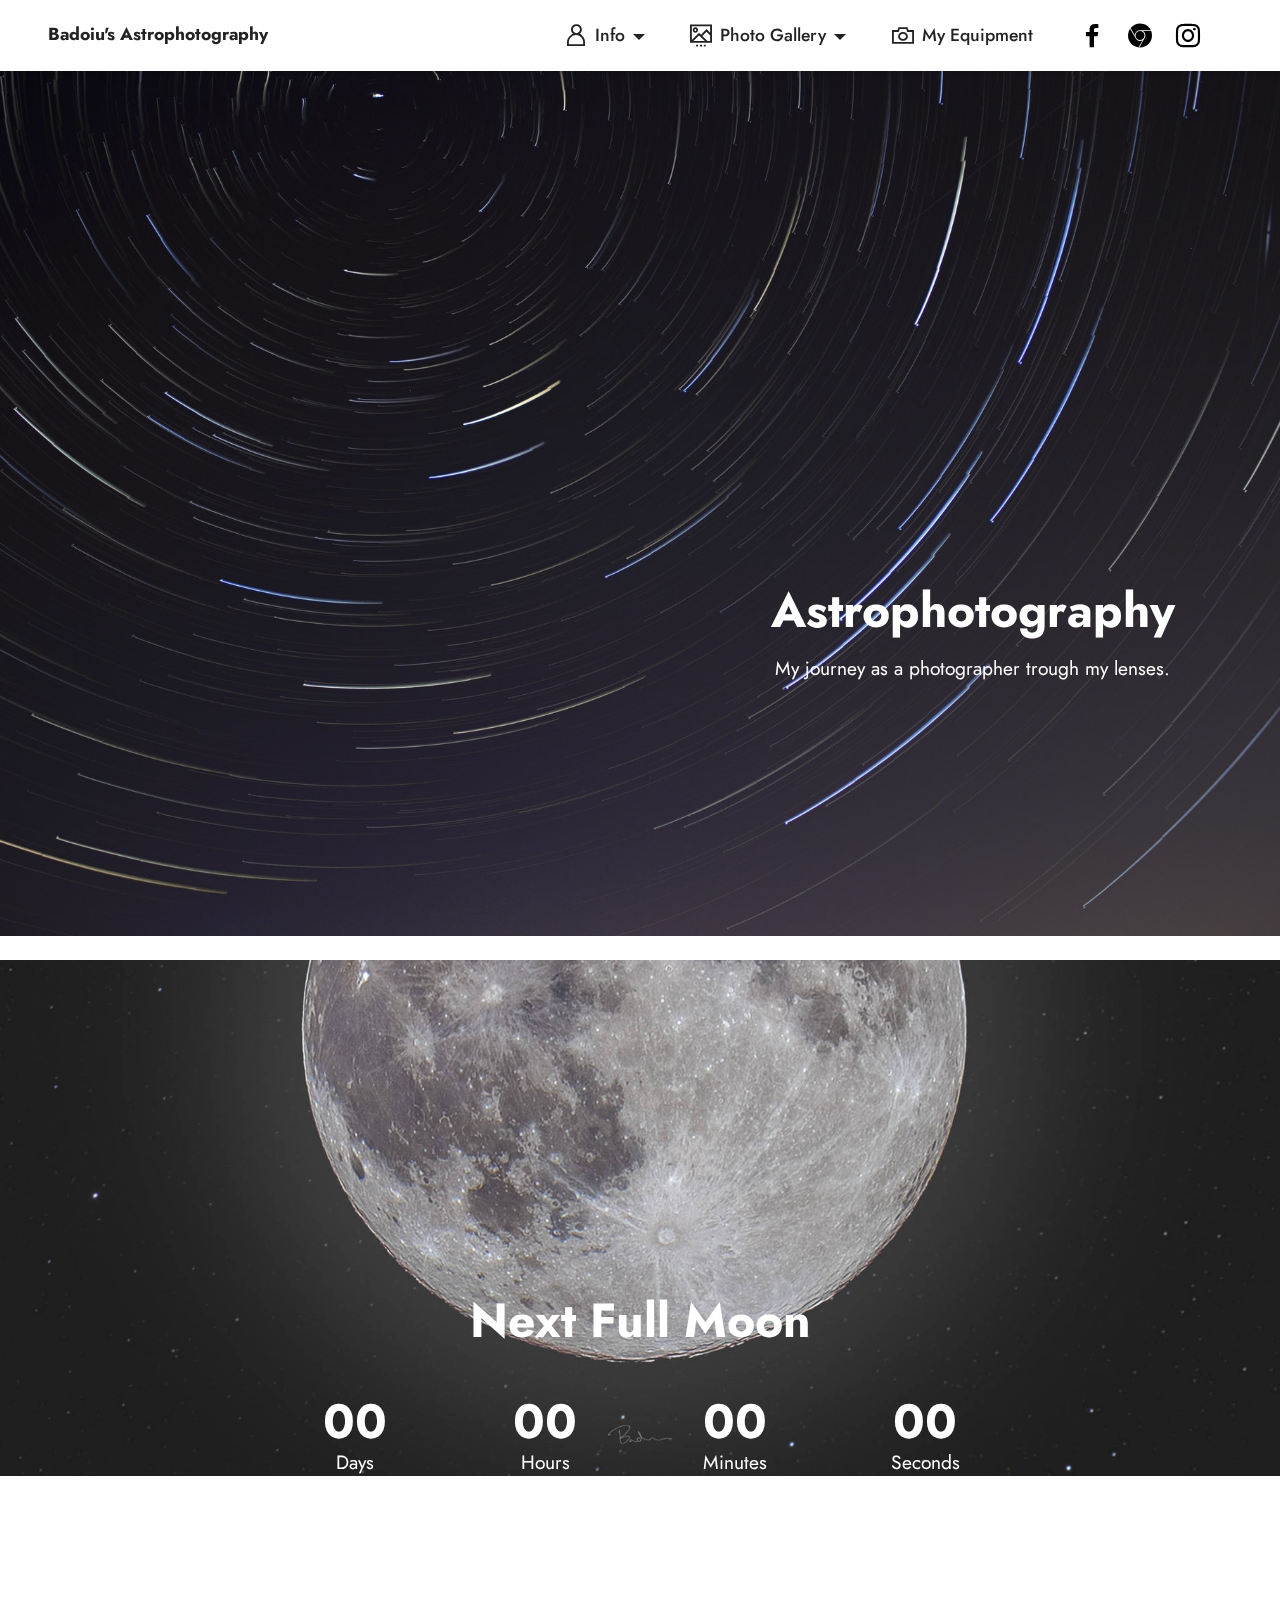
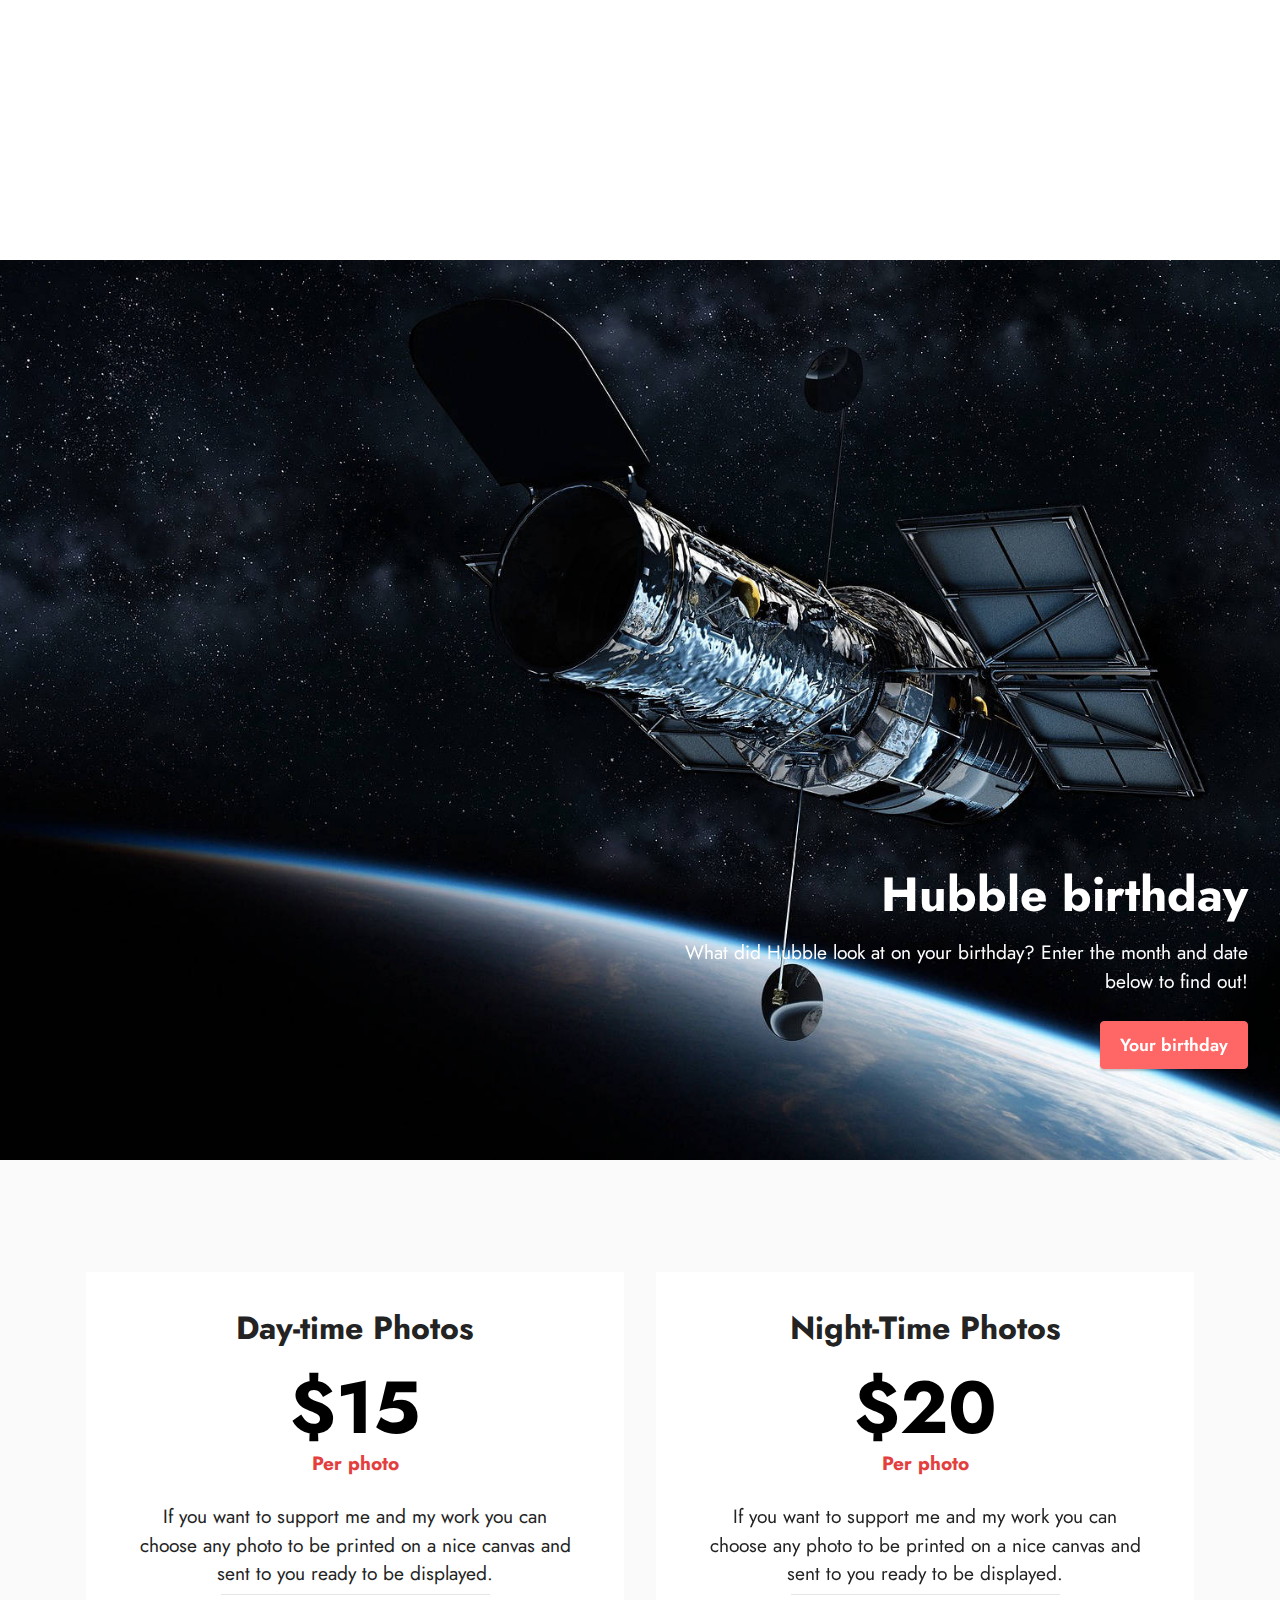
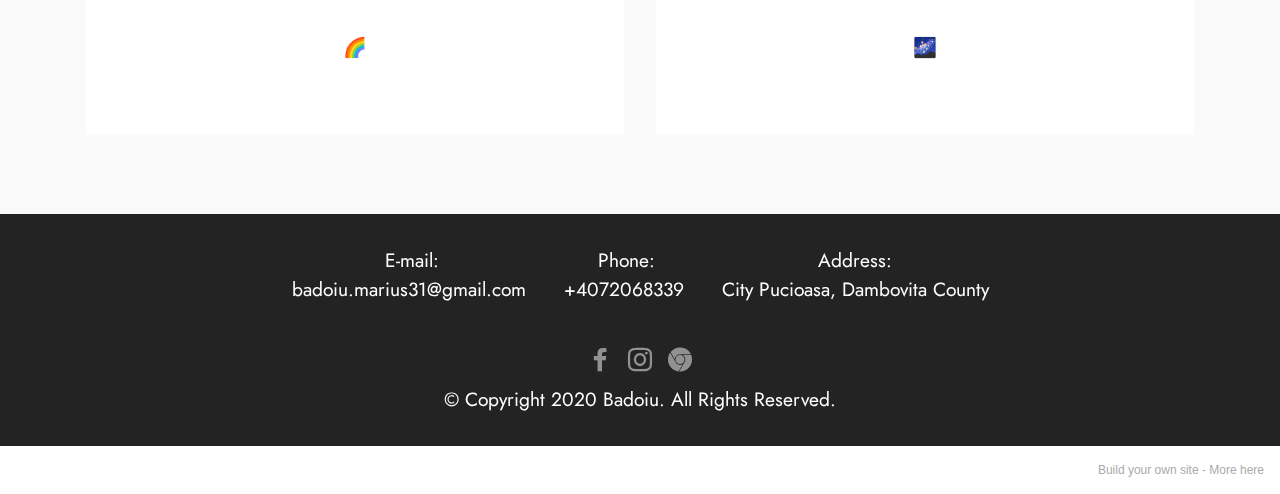
<file: index.html>
<!DOCTYPE html>
<html  >
<head>
  <!-- Site made with Mobirise Website Builder v5.2.0, https://mobirise.com -->
  <meta charset="UTF-8">
  <meta http-equiv="X-UA-Compatible" content="IE=edge">
  <meta name="generator" content="Mobirise v5.2.0, mobirise.com">
  <meta name="twitter:card" content="summary_large_image"/>
  <meta name="twitter:image:src" content="assets/images/badoiu-meta.jpeg">
  <meta property="og:image" content="assets/images/badoiu-meta.jpeg">
  <meta name="twitter:title" content="Badoiu's Astrophotography">
  <meta name="viewport" content="width=device-width, initial-scale=1, minimum-scale=1">
  <link rel="shortcut icon" href="assets/images/logo-128x128-1.png" type="image/x-icon">
  <meta name="description" content="">
  
  
  <title>Badoiu's Astrophotography</title>
  <link rel="stylesheet" href="assets/web/assets/mobirise-icons2/mobirise2.css">
  <link rel="stylesheet" href="assets/tether/tether.min.css">
  <link rel="stylesheet" href="assets/bootstrap/css/bootstrap.min.css">
  <link rel="stylesheet" href="assets/bootstrap/css/bootstrap-grid.min.css">
  <link rel="stylesheet" href="assets/bootstrap/css/bootstrap-reboot.min.css">
  <link rel="stylesheet" href="assets/dropdown/css/style.css">
  <link rel="stylesheet" href="assets/socicon/css/styles.css">
  <link rel="stylesheet" href="assets/theme/css/style.css">
  <link rel="preload" as="style" href="assets/mobirise/css/mbr-additional.css"><link rel="stylesheet" href="assets/mobirise/css/mbr-additional.css" type="text/css">
  
  
  
  
</head>
<body>
  
  <section class="menu menu3 cid-sgI1Ba0jfb" once="menu" id="menu3-0">
    
    <nav class="navbar navbar-dropdown navbar-fixed-top navbar-expand-lg">
        <div class="container-fluid">
            <div class="navbar-brand">
                
                <span class="navbar-caption-wrap"><a class="navbar-caption text-black text-primary display-4" href="badoiu.html">Badoiu's Astrophotography</a></span>
            </div>
            <button class="navbar-toggler" type="button" data-toggle="collapse" data-target="#navbarSupportedContent" aria-controls="navbarNavAltMarkup" aria-expanded="false" aria-label="Toggle navigation">
                <div class="hamburger">
                    <span></span>
                    <span></span>
                    <span></span>
                    <span></span>
                </div>
            </button>
            <div class="collapse navbar-collapse" id="navbarSupportedContent">
                <ul class="navbar-nav nav-dropdown nav-right" data-app-modern-menu="true"><li class="nav-item dropdown"><a class="nav-link link text-black text-primary dropdown-toggle display-4" href="#" data-toggle="dropdown-submenu" aria-expanded="false"><span class="mobi-mbri mobi-mbri-user mbr-iconfont mbr-iconfont-btn"></span>
                            Info</a><div class="dropdown-menu"><a class="text-black text-primary dropdown-item display-4" href="Aboutme.html">About Me</a><a class="text-black text-primary dropdown-item display-4" href="contact.html" aria-expanded="false">Contact</a></div></li>
                    <li class="nav-item dropdown"><a class="nav-link link text-black dropdown-toggle display-4" href="#" data-toggle="dropdown-submenu" aria-expanded="false"><span class="mobi-mbri mobi-mbri-image-slider mbr-iconfont mbr-iconfont-btn"></span>Photo Gallery</a><div class="dropdown-menu"><a class="text-black dropdown-item text-primary display-4" href="daytime.html">Day Time</a><a class="text-black dropdown-item text-primary display-4" href="nighttime.html" aria-expanded="false">Night Time</a></div></li>
                    <li class="nav-item"><a class="nav-link link text-black text-primary display-4" href="Equipment.html"><span class="mobi-mbri mobi-mbri-camera mbr-iconfont mbr-iconfont-btn"></span>My Equipment</a>
                    </li></ul>
                <div class="icons-menu">
                    <a class="iconfont-wrapper" href="https://www.facebook.com/badoiu.marius.5/" target="_blank">
                        <span class="p-2 mbr-iconfont socicon-facebook socicon"></span>
                    </a>
                    <a class="iconfont-wrapper" href="https://www.astrobin.com/users/BadoiuMarius/" target="_blank">
                        <span class="p-2 mbr-iconfont socicon-chrome socicon"></span>
                    </a>
                    <a class="iconfont-wrapper" href="https://www.instagram.com/badoiu.marius/" target="_blank">
                        <span class="p-2 mbr-iconfont socicon-instagram socicon"></span>
                    </a>
                    
                </div>
                
            </div>
        </div>
    </nav>
</section>

<section class="header7 cid-sgIpKOlXAw mbr-fullscreen mbr-parallax-background" id="header7-8">

    

    

    <div class="text-right container">
        <div class="row justify-content-end">
            <div class="col-12 col-lg-5">
                <h1 class="mbr-section-title mbr-fonts-style mb-3 display-2"><strong><br></strong><br><br><br><br><strong>Astrophotography</strong></h1>
                
                <p class="mbr-text mbr-fonts-style display-7">My journey as a photographer trough my lenses.</p>
                
            </div>
        </div>
    </div>
</section>

<section class="countdown4 cid-sgIfBdQF48 mbr-fullscreen mbr-parallax-background" id="countdown4-6">
    
    <div class="mbr-overlay" style="opacity: 0; background-color: rgb(53, 53, 53);">
    </div>
    <div class="container">
        <div class="row justify-content-center">
            <div class="col-lg-8">
                <h3 class="mbr-section-title mb-5 align-center mbr-fonts-style display-2">
                    <strong>Next Full Moon</strong></h3>
                
                <div class="countdown-cont align-center mb-5">
                    <div class="daysCountdown col-xs-3 col-sm-3 col-md-3" title="Days"></div>
                    <div class="hoursCountdown col-xs-3 col-sm-3 col-md-3" title="Hours"></div>
                    <div class="minutesCountdown col-xs-3 col-sm-3 col-md-3" title="Minutes"></div>
                    <div class="secondsCountdown col-xs-3 col-sm-3 col-md-3" title="Seconds"></div>
                    <div class="countdown" data-due-date="2020/12/29"></div>
                </div>
                
                
                
            </div>
        </div>
    </div>
</section>

<section class="header7 cid-shzkT139d1 mbr-fullscreen" id="header7-1f">

    

    

    <div class="text-right container-fluid">
        <div class="row justify-content-end">
            <div class="col-12 col-lg-6">
                <h1 class="mbr-section-title mbr-fonts-style mb-3 display-2"><strong><br></strong><br><br><br><br><br><br><br><strong><br></strong><br><strong>Hubble birthday</strong></h1>
                
                <p class="mbr-text mbr-fonts-style display-7">
                    What did Hubble look at on your birthday? Enter the month and date below to find out!</p>
                <div class="mbr-section-btn mt-3"><a class="btn btn-secondary display-4" href="https://www.nasa.gov/content/goddard/what-did-hubble-see-on-your-birthday" target="_blank">Your birthday</a></div>
            </div>
        </div>
    </div>
</section>

<section class="pricing2 cid-shteC1P5tb" id="pricing2-18">
    

    
    <div class="container">
        <div class="row justify-content-center">
            <div class="col-12 col-md-6 align-center col-lg-6">
                <div class="plan">
                    <div class="plan-header">
                        <h6 class="plan-title mbr-fonts-style mb-3 display-5">
                            <strong>Day-time Photos</strong></h6>
                        <div class="plan-price">
                            <p class="price mbr-fonts-style m-0 display-1"><strong>$15</strong></p>
                            <p class="price-term mbr-fonts-style mb-3 display-7"><strong>Per photo</strong></p>
                        </div>
                    </div>
                    <div class="plan-body">
                        <div class="plan-list mb-4">
                            <ul class="list-group mbr-fonts-style list-group-flush display-7">
                                <li class="list-group-item">If you want to support me and my work you can choose any photo to be printed on a nice canvas and sent to you ready to be displayed.</li><br><li class="list-group-item">🌈</li>
                            </ul>
                        </div>
                        
                    </div>
                </div>
            </div>
            <div class="col-12 col-md-6 align-center col-lg-6">
                <div class="plan">
                    <div class="plan-header">
                        <h6 class="plan-title mbr-fonts-style mb-3 display-5"><strong>Night-Time Photos</strong></h6>
                        <div class="plan-price">
                            <p class="price mbr-fonts-style m-0 display-1"><strong>$20</strong></p>
                            <p class="price-term mbr-fonts-style mb-3 display-7"><strong>Per photo</strong></p>
                        </div>
                    </div>
                    <div class="plan-body">
                        <div class="plan-list mb-4">
                            <ul class="list-group mbr-fonts-style list-group-flush display-7">
                                <li class="list-group-item">If you want to support me and my work you can choose any photo to be printed on a nice canvas and sent to you ready to be displayed.</li><br><li class="list-group-item">🌌</li>
                            </ul>
                        </div>
                        
                    </div>
                </div>
            </div>
            
            
        </div>
    </div>
</section>

<section class="footer3 cid-shG4oZLExs" once="footers" id="footer3-1h">

    

    

    <div class="container">
        <div class="media-container-row align-center mbr-white">
            <div class="row row-links">
                <ul class="foot-menu">
                    
                    
                    
                    
                    
                <li class="foot-menu-item mbr-fonts-style display-7">E-mail:<br>badoiu.marius31@gmail.com&nbsp;<br><br></li><li class="foot-menu-item mbr-fonts-style display-7">Phone:<br>+4072068339&nbsp;<br><br></li><li class="foot-menu-item mbr-fonts-style display-7">Address:<br>City Pucioasa, Dambovita County</li></ul>
            </div>
            <div class="row social-row">
                <div class="social-list align-right pb-2">
                    
                    
                    
                    
                    
                    
                <div class="soc-item">
                        <a href="https://www.facebook.com/badoiu.marius.5/" target="_blank">
                            <span class="mbr-iconfont mbr-iconfont-social socicon-facebook socicon"></span>
                        </a>
                    </div><div class="soc-item">
                        <a href="https://www.instagram.com/badoiu.marius/" target="_blank">
                            <span class="mbr-iconfont mbr-iconfont-social socicon-instagram socicon"></span>
                        </a>
                    </div><div class="soc-item">
                        <a href="https://www.astrobin.com/users/BadoiuMarius/" target="_blank">
                            <span class="mbr-iconfont mbr-iconfont-social socicon-chrome socicon"></span>
                        </a>
                    </div></div>
            </div>
            <div class="row row-copirayt">
                <p class="mbr-text mb-0 mbr-fonts-style mbr-white align-center display-7">
                    © Copyright 2020 Badoiu. All Rights Reserved.
                </p>
            </div>
        </div>
    </div>
</section><section style="background-color: #fff; font-family: -apple-system, BlinkMacSystemFont, 'Segoe UI', 'Roboto', 'Helvetica Neue', Arial, sans-serif; color:#aaa; font-size:12px; padding: 0; align-items: center; display: flex;"><a href="https://mobirise.site/m" style="flex: 1 1; height: 3rem; padding-left: 1rem;"></a><p style="flex: 0 0 auto; margin:0; padding-right:1rem;">Build your own site - <a href="https://mobirise.site/w" style="color:#aaa;">More here</a></p></section><script src="assets/web/assets/jquery/jquery.min.js"></script>  <script src="assets/popper/popper.min.js"></script>  <script src="assets/tether/tether.min.js"></script>  <script src="assets/bootstrap/js/bootstrap.min.js"></script>  <script src="assets/smoothscroll/smooth-scroll.js"></script>  <script src="assets/parallax/jarallax.min.js"></script>  <script src="assets/dropdown/js/nav-dropdown.js"></script>  <script src="assets/dropdown/js/navbar-dropdown.js"></script>  <script src="assets/touchswipe/jquery.touch-swipe.min.js"></script>  <script src="assets/countdown/jquery.countdown.min.js"></script>  <script src="assets/theme/js/script.js"></script>  
  
  
</body>
</html>
</file>
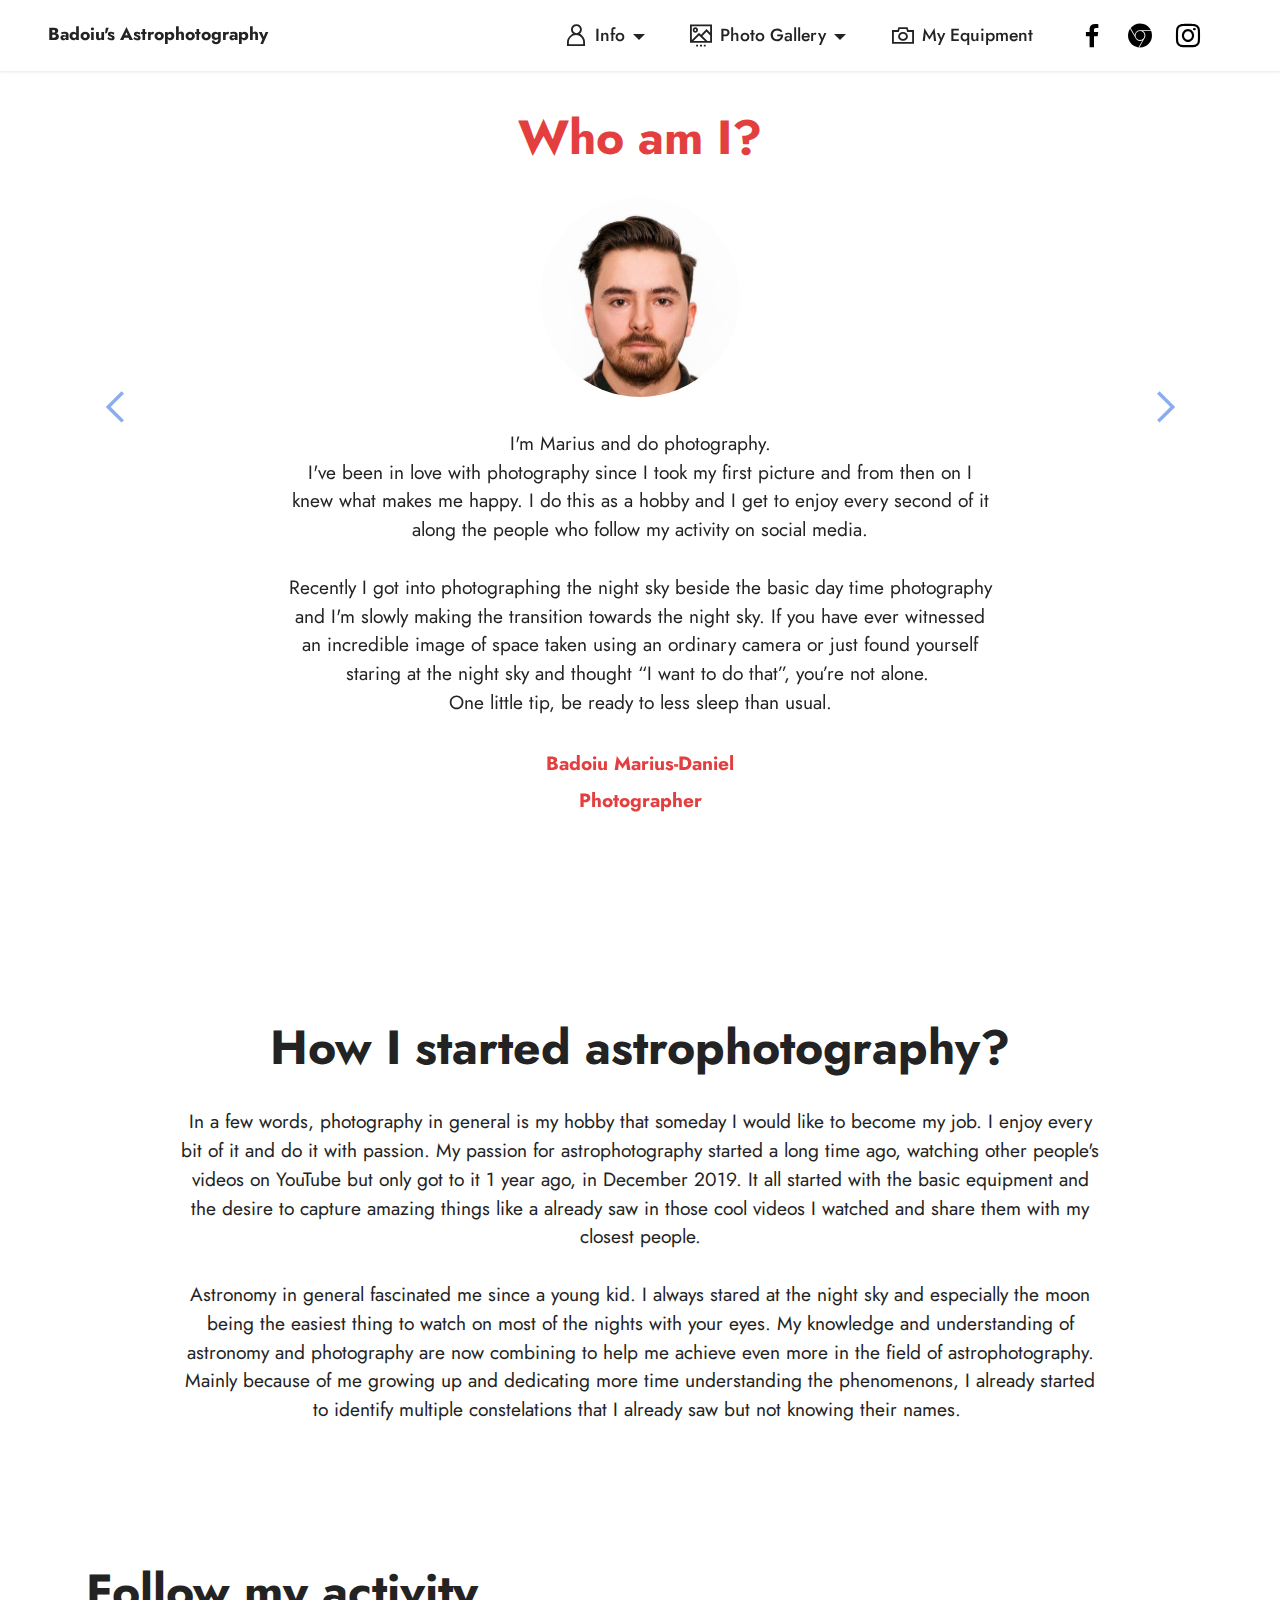
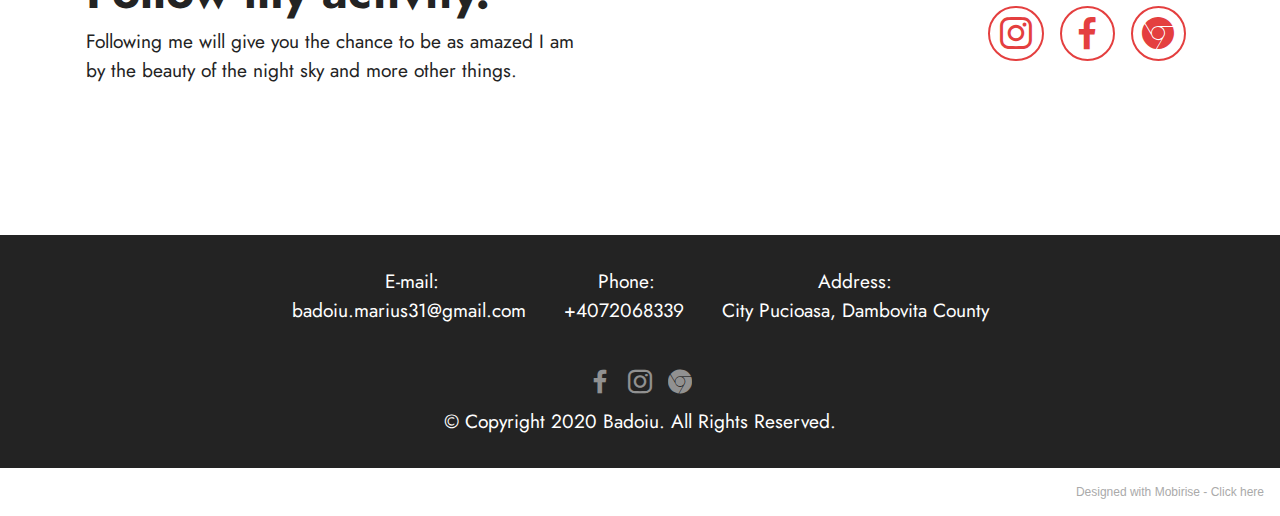
<file: Aboutme.html>
<!DOCTYPE html>
<html  >
<head>
  <!-- Site made with Mobirise Website Builder v5.2.0, https://mobirise.com -->
  <meta charset="UTF-8">
  <meta http-equiv="X-UA-Compatible" content="IE=edge">
  <meta name="generator" content="Mobirise v5.2.0, mobirise.com">
  <meta name="viewport" content="width=device-width, initial-scale=1, minimum-scale=1">
  <link rel="shortcut icon" href="assets/images/logo-128x128-1.png" type="image/x-icon">
  <meta name="description" content="">
  
  
  <title>About me</title>
  <link rel="stylesheet" href="assets/web/assets/mobirise-icons2/mobirise2.css">
  <link rel="stylesheet" href="assets/tether/tether.min.css">
  <link rel="stylesheet" href="assets/bootstrap/css/bootstrap.min.css">
  <link rel="stylesheet" href="assets/bootstrap/css/bootstrap-grid.min.css">
  <link rel="stylesheet" href="assets/bootstrap/css/bootstrap-reboot.min.css">
  <link rel="stylesheet" href="assets/socicon/css/styles.css">
  <link rel="stylesheet" href="assets/dropdown/css/style.css">
  <link rel="stylesheet" href="assets/theme/css/style.css">
  <link rel="preload" as="style" href="assets/mobirise/css/mbr-additional.css"><link rel="stylesheet" href="assets/mobirise/css/mbr-additional.css" type="text/css">
  
  
  
  
</head>
<body>
  
  <section class="testimonails3 carousel slide testimonials-slider cid-sgTEnQ5LXE" data-interval="false" id="testimonials3-d">

    

    

    <div class="text-center container">
        <h3 class="mb-4 mbr-fonts-style display-2">
            <strong>Who am I?</strong></h3>

        <div class="carousel slide" role="listbox" data-pause="true" data-keyboard="false" data-ride="false" data-interval="false">
            <div class="carousel-inner">
                
                
            <div class="carousel-item">
                    <div class="user col-md-8">
                        <div class="user_image">
                            <img src="assets/images/imagine-cv-400x533.jpg" alt="">
                        </div>
                        <div class="user_text mb-4">
                            <p class="mbr-fonts-style display-7">I'm Marius and do photography.<br>I've been in love with photography since I took my first picture and from then on I knew what makes me happy. I do this as a hobby and I get to enjoy every second of it along the people who follow my activity on social media.<br><br>Recently I got into photographing the night sky beside the basic day time photography and I'm slowly making the transition towards the night sky.&nbsp;If you have ever witnessed an incredible image of space taken using an ordinary camera or just found yourself staring at the night sky and thought “I want to do that”, you’re not alone.&nbsp;<br>One little tip, be ready to less sleep than usual.</p>
                        </div>
                        <div class="user_name mbr-fonts-style mb-2 display-7">
                            <strong>Badoiu Marius-Daniel</strong></div>
                        <div class="user_desk mbr-fonts-style display-7"><strong>
                            Photographer</strong></div>
                    </div>
                </div></div>

            <div class="carousel-controls">
                <a class="carousel-control-prev" role="button" data-slide="prev">
                    <span aria-hidden="true" class="mobi-mbri mobi-mbri-arrow-prev mbr-iconfont"></span>
                    <span class="sr-only">Previous</span>
                </a>

                <a class="carousel-control-next" role="button" data-slide="next">
                    <span aria-hidden="true" class="mobi-mbri mobi-mbri-arrow-next mbr-iconfont"></span>
                    <span class="sr-only">Next</span>
                </a>
            </div>
        </div>
    </div>
</section>

<section class="content4 cid-shzhn2RkxQ" id="content4-1e">
    
    
    <div class="container">
        <div class="row justify-content-center">
            <div class="title col-md-12 col-lg-10">
                <h3 class="mbr-section-title mbr-fonts-style align-center mb-4 display-2">
                    <strong>How I started astrophotography?</strong></h3>
                <h4 class="mbr-section-subtitle align-center mbr-fonts-style mb-4 display-7">In a few words, photography in general is my hobby that someday I would like to become my job. I enjoy every bit of it and do it with passion. My passion for astrophotography started a long time ago, watching other people's videos on YouTube but only got to it 1 year ago, in December 2019. It all started with the basic equipment and the desire to capture amazing things like a already saw in those cool videos I watched and share them with my closest people.<br><br>Astronomy in general fascinated me since a young kid. I always stared at the night sky and especially the moon being the easiest thing to watch on most of the nights with your eyes. My knowledge and understanding of astronomy and photography are now combining to help me achieve even more in the field of astrophotography. Mainly because of me growing up and dedicating more time understanding the phenomenons, I already started to identify multiple constelations that I already saw but not knowing their names.&nbsp;</h4>
                
            </div>
        </div>
    </div>
</section>

<section class="contacts4 cid-sgTFs8QnT5" id="contacts4-e">

    

    

    <div class="container">
        <div class="row align-items-center justify-content-center">
            <div class="text-content col-12 col-md-6">
                <h2 class="mbr-section-title mbr-fonts-style display-2">
                    <strong>Follow my activity.</strong></h2>
                <p class="mbr-text mbr-fonts-style display-7">Following me will give you the chance to be as amazed I am&nbsp;<br>by the beauty of the night sky and more other things.</p>
            </div>
            <div class="icons d-flex align-items-center col-12 col-md-6 justify-content-end mt-md-0 mt-2 flex-wrap">
                <a href="https://www.instagram.com/badoiu.marius/" target="_blank">
                    <span class="mbr-iconfont mbr-iconfont-social socicon-instagram socicon"></span>
                </a>
                <a href="http://facebook.com/badoiu.marius5/" target="_blank">
                    <span class="mbr-iconfont mbr-iconfont-social socicon-facebook socicon"></span>
                </a>
                <a href="https://www.astrobin.com/users/BadoiuMarius/" target="_blank">
                    <span class="mbr-iconfont mbr-iconfont-social socicon-chrome socicon"></span>
                </a>
                
                
                
                
                
                
                
            </div>
        </div>
    </div>
    
</section>

<section class="menu menu3 cid-sgI1Ba0jfb" once="menu" id="menu3-b">
    
    <nav class="navbar navbar-dropdown navbar-fixed-top navbar-expand-lg">
        <div class="container-fluid">
            <div class="navbar-brand">
                
                <span class="navbar-caption-wrap"><a class="navbar-caption text-black text-primary display-4" href="badoiu.html">Badoiu's Astrophotography</a></span>
            </div>
            <button class="navbar-toggler" type="button" data-toggle="collapse" data-target="#navbarSupportedContent" aria-controls="navbarNavAltMarkup" aria-expanded="false" aria-label="Toggle navigation">
                <div class="hamburger">
                    <span></span>
                    <span></span>
                    <span></span>
                    <span></span>
                </div>
            </button>
            <div class="collapse navbar-collapse" id="navbarSupportedContent">
                <ul class="navbar-nav nav-dropdown nav-right" data-app-modern-menu="true"><li class="nav-item dropdown"><a class="nav-link link text-black text-primary dropdown-toggle display-4" href="#" data-toggle="dropdown-submenu" aria-expanded="false"><span class="mobi-mbri mobi-mbri-user mbr-iconfont mbr-iconfont-btn"></span>
                            Info</a><div class="dropdown-menu"><a class="text-black text-primary dropdown-item display-4" href="Aboutme.html">About Me</a><a class="text-black text-primary dropdown-item display-4" href="contact.html" aria-expanded="false">Contact</a></div></li>
                    <li class="nav-item dropdown"><a class="nav-link link text-black dropdown-toggle display-4" href="#" data-toggle="dropdown-submenu" aria-expanded="false"><span class="mobi-mbri mobi-mbri-image-slider mbr-iconfont mbr-iconfont-btn"></span>Photo Gallery</a><div class="dropdown-menu"><a class="text-black dropdown-item text-primary display-4" href="daytime.html">Day Time</a><a class="text-black dropdown-item text-primary display-4" href="nighttime.html" aria-expanded="false">Night Time</a></div></li>
                    <li class="nav-item"><a class="nav-link link text-black text-primary display-4" href="Equipment.html"><span class="mobi-mbri mobi-mbri-camera mbr-iconfont mbr-iconfont-btn"></span>My Equipment</a>
                    </li></ul>
                <div class="icons-menu">
                    <a class="iconfont-wrapper" href="https://www.facebook.com/badoiu.marius.5/" target="_blank">
                        <span class="p-2 mbr-iconfont socicon-facebook socicon"></span>
                    </a>
                    <a class="iconfont-wrapper" href="https://www.astrobin.com/users/BadoiuMarius/" target="_blank">
                        <span class="p-2 mbr-iconfont socicon-chrome socicon"></span>
                    </a>
                    <a class="iconfont-wrapper" href="https://www.instagram.com/badoiu.marius/" target="_blank">
                        <span class="p-2 mbr-iconfont socicon-instagram socicon"></span>
                    </a>
                    
                </div>
                
            </div>
        </div>
    </nav>
</section>

<section class="footer3 cid-shG4oZLExs" once="footers" id="footer3-1h">

    

    

    <div class="container">
        <div class="media-container-row align-center mbr-white">
            <div class="row row-links">
                <ul class="foot-menu">
                    
                    
                    
                    
                    
                <li class="foot-menu-item mbr-fonts-style display-7">E-mail:<br>badoiu.marius31@gmail.com&nbsp;<br><br></li><li class="foot-menu-item mbr-fonts-style display-7">Phone:<br>+4072068339&nbsp;<br><br></li><li class="foot-menu-item mbr-fonts-style display-7">Address:<br>City Pucioasa, Dambovita County</li></ul>
            </div>
            <div class="row social-row">
                <div class="social-list align-right pb-2">
                    
                    
                    
                    
                    
                    
                <div class="soc-item">
                        <a href="https://www.facebook.com/badoiu.marius.5/" target="_blank">
                            <span class="mbr-iconfont mbr-iconfont-social socicon-facebook socicon"></span>
                        </a>
                    </div><div class="soc-item">
                        <a href="https://www.instagram.com/badoiu.marius/" target="_blank">
                            <span class="mbr-iconfont mbr-iconfont-social socicon-instagram socicon"></span>
                        </a>
                    </div><div class="soc-item">
                        <a href="https://www.astrobin.com/users/BadoiuMarius/" target="_blank">
                            <span class="mbr-iconfont mbr-iconfont-social socicon-chrome socicon"></span>
                        </a>
                    </div></div>
            </div>
            <div class="row row-copirayt">
                <p class="mbr-text mb-0 mbr-fonts-style mbr-white align-center display-7">
                    © Copyright 2020 Badoiu. All Rights Reserved.
                </p>
            </div>
        </div>
    </div>
</section><section style="background-color: #fff; font-family: -apple-system, BlinkMacSystemFont, 'Segoe UI', 'Roboto', 'Helvetica Neue', Arial, sans-serif; color:#aaa; font-size:12px; padding: 0; align-items: center; display: flex;"><a href="https://mobirise.site/y" style="flex: 1 1; height: 3rem; padding-left: 1rem;"></a><p style="flex: 0 0 auto; margin:0; padding-right:1rem;">Designed with Mobirise - <a href="https://mobirise.site/m" style="color:#aaa;">Click here</a></p></section><script src="assets/web/assets/jquery/jquery.min.js"></script>  <script src="assets/popper/popper.min.js"></script>  <script src="assets/tether/tether.min.js"></script>  <script src="assets/bootstrap/js/bootstrap.min.js"></script>  <script src="assets/smoothscroll/smooth-scroll.js"></script>  <script src="assets/bootstrapcarouselswipe/bootstrap-carousel-swipe.js"></script>  <script src="assets/mbr-testimonials-slider/mbr-testimonials-slider.js"></script>  <script src="assets/sociallikes/social-likes.js"></script>  <script src="assets/dropdown/js/nav-dropdown.js"></script>  <script src="assets/dropdown/js/navbar-dropdown.js"></script>  <script src="assets/touchswipe/jquery.touch-swipe.min.js"></script>  <script src="assets/theme/js/script.js"></script>  
  
  
</body>
</html>
</file>
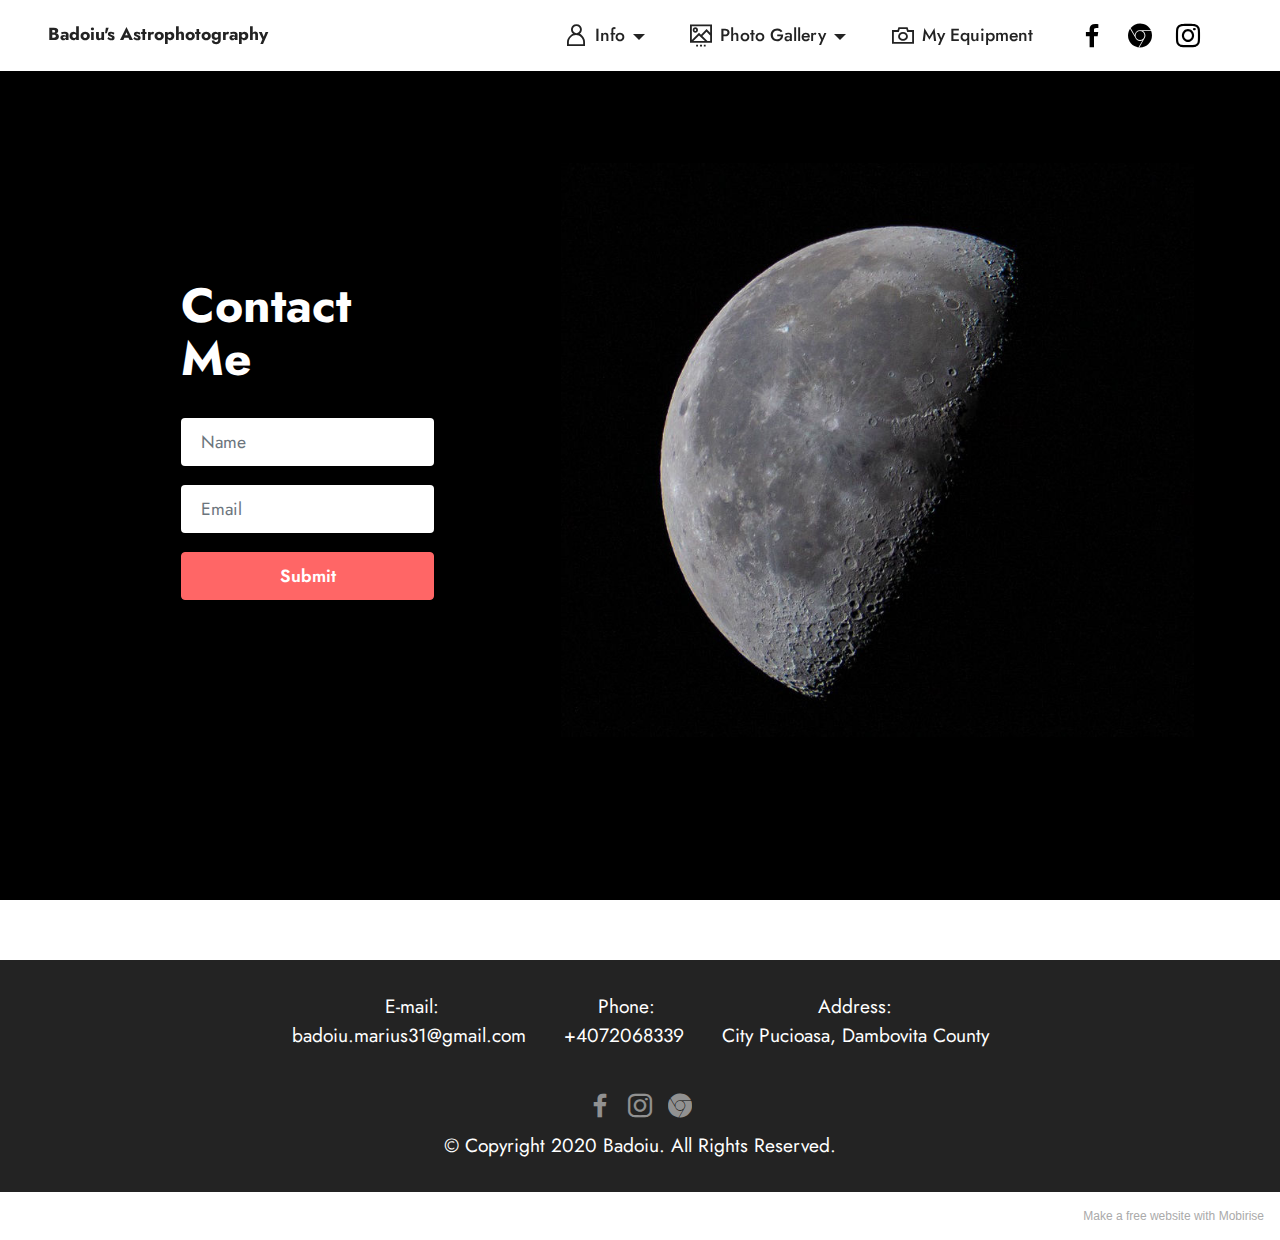
<file: contact.html>
<!DOCTYPE html>
<html  >
<head>
  <!-- Site made with Mobirise Website Builder v5.2.0, https://mobirise.com -->
  <meta charset="UTF-8">
  <meta http-equiv="X-UA-Compatible" content="IE=edge">
  <meta name="generator" content="Mobirise v5.2.0, mobirise.com">
  <meta name="viewport" content="width=device-width, initial-scale=1, minimum-scale=1">
  <link rel="shortcut icon" href="assets/images/logo-128x128-1.png" type="image/x-icon">
  <meta name="description" content="">
  
  
  <title>Contact</title>
  <link rel="stylesheet" href="assets/web/assets/mobirise-icons2/mobirise2.css">
  <link rel="stylesheet" href="assets/tether/tether.min.css">
  <link rel="stylesheet" href="assets/bootstrap/css/bootstrap.min.css">
  <link rel="stylesheet" href="assets/bootstrap/css/bootstrap-grid.min.css">
  <link rel="stylesheet" href="assets/bootstrap/css/bootstrap-reboot.min.css">
  <link rel="stylesheet" href="assets/dropdown/css/style.css">
  <link rel="stylesheet" href="assets/socicon/css/styles.css">
  <link rel="stylesheet" href="assets/theme/css/style.css">
  <link rel="preload" as="style" href="assets/mobirise/css/mbr-additional.css"><link rel="stylesheet" href="assets/mobirise/css/mbr-additional.css" type="text/css">
  
  
  
  
</head>
<body>
  
  <section class="form4 cid-sgTLk1ANyJ mbr-fullscreen" id="form4-i">

    

    

    <div class="container">
        <div class="row content-wrapper justify-content-center">
            <div class="col-lg-3 offset-lg-1 mbr-form" data-form-type="formoid">
                <form action="https://mobirise.eu/" method="POST" class="mbr-form form-with-styler" data-form-title="Form Name"><input type="hidden" name="email" data-form-email="true" value="2epoaQ6/TjPJ4Kj3AYJY65eKF9yf9liRYRYeiXi7h6HYAaXeI0/cEzGZ4kqLzPMPngx2RJvMnE3UmAc3/Np7gJ8JkndzTOez8MIh+rUZwPsgeqPjcPAUA9T89lljlbPG">
                    <div class="">
                        <div hidden="hidden" data-form-alert="" class="alert alert-success col-12">Thanks for filling
                            out the form!</div>
                        <div hidden="hidden" data-form-alert-danger="" class="alert alert-danger col-12">Oops...! some
                            problem!</div>
                    </div>
                    <div class="dragArea row">
                        <div class="col-lg-12 col-md-12 col-sm-12">
                            <h1 class="mbr-section-title mb-4 display-2">
                                <strong>Contact Me</strong></h1>
                        </div>
                        <div class="col-lg-12 col-md-12 col-sm-12">
                            
                        </div>
                        <div class="col-lg-12 col-md col-12 form-group" data-for="name">
                            <input type="text" name="name" placeholder="Name" data-form-field="name" class="form-control" value="" id="name-form4-i">
                        </div>
                        <div class="col-lg-12 col-md col-12 form-group" data-for="email">
                            <input type="email" name="email" placeholder="Email" data-form-field="email" class="form-control" value="" id="email-form4-i">
                        </div>
                        <div class="col-12 col-md-auto mbr-section-btn">
                            <button type="submit" class="btn btn-secondary display-4">Submit</button>
                        </div>
                    </div>
                </form>
            </div>
            <div class="col-lg-7 offset-lg-1 col-12">
                <div class="image-wrapper">
                    <img class="w-100" src="assets/images/contact-800x726.jpg" alt="Mobirise">
                </div>
            </div>
        </div>
    </div>
</section>

<section class="menu menu3 cid-sgI1Ba0jfb" once="menu" id="menu3-g">
    
    <nav class="navbar navbar-dropdown navbar-fixed-top navbar-expand-lg">
        <div class="container-fluid">
            <div class="navbar-brand">
                
                <span class="navbar-caption-wrap"><a class="navbar-caption text-black text-primary display-4" href="badoiu.html">Badoiu's Astrophotography</a></span>
            </div>
            <button class="navbar-toggler" type="button" data-toggle="collapse" data-target="#navbarSupportedContent" aria-controls="navbarNavAltMarkup" aria-expanded="false" aria-label="Toggle navigation">
                <div class="hamburger">
                    <span></span>
                    <span></span>
                    <span></span>
                    <span></span>
                </div>
            </button>
            <div class="collapse navbar-collapse" id="navbarSupportedContent">
                <ul class="navbar-nav nav-dropdown nav-right" data-app-modern-menu="true"><li class="nav-item dropdown"><a class="nav-link link text-black text-primary dropdown-toggle display-4" href="#" data-toggle="dropdown-submenu" aria-expanded="false"><span class="mobi-mbri mobi-mbri-user mbr-iconfont mbr-iconfont-btn"></span>
                            Info</a><div class="dropdown-menu"><a class="text-black text-primary dropdown-item display-4" href="Aboutme.html">About Me</a><a class="text-black text-primary dropdown-item display-4" href="contact.html" aria-expanded="false">Contact</a></div></li>
                    <li class="nav-item dropdown"><a class="nav-link link text-black dropdown-toggle display-4" href="#" data-toggle="dropdown-submenu" aria-expanded="false"><span class="mobi-mbri mobi-mbri-image-slider mbr-iconfont mbr-iconfont-btn"></span>Photo Gallery</a><div class="dropdown-menu"><a class="text-black dropdown-item text-primary display-4" href="daytime.html">Day Time</a><a class="text-black dropdown-item text-primary display-4" href="nighttime.html" aria-expanded="false">Night Time</a></div></li>
                    <li class="nav-item"><a class="nav-link link text-black text-primary display-4" href="Equipment.html"><span class="mobi-mbri mobi-mbri-camera mbr-iconfont mbr-iconfont-btn"></span>My Equipment</a>
                    </li></ul>
                <div class="icons-menu">
                    <a class="iconfont-wrapper" href="https://www.facebook.com/badoiu.marius.5/" target="_blank">
                        <span class="p-2 mbr-iconfont socicon-facebook socicon"></span>
                    </a>
                    <a class="iconfont-wrapper" href="https://www.astrobin.com/users/BadoiuMarius/" target="_blank">
                        <span class="p-2 mbr-iconfont socicon-chrome socicon"></span>
                    </a>
                    <a class="iconfont-wrapper" href="https://www.instagram.com/badoiu.marius/" target="_blank">
                        <span class="p-2 mbr-iconfont socicon-instagram socicon"></span>
                    </a>
                    
                </div>
                
            </div>
        </div>
    </nav>
</section>

<section class="footer3 cid-shG4oZLExs" once="footers" id="footer3-1h">

    

    

    <div class="container">
        <div class="media-container-row align-center mbr-white">
            <div class="row row-links">
                <ul class="foot-menu">
                    
                    
                    
                    
                    
                <li class="foot-menu-item mbr-fonts-style display-7">E-mail:<br>badoiu.marius31@gmail.com&nbsp;<br><br></li><li class="foot-menu-item mbr-fonts-style display-7">Phone:<br>+4072068339&nbsp;<br><br></li><li class="foot-menu-item mbr-fonts-style display-7">Address:<br>City Pucioasa, Dambovita County</li></ul>
            </div>
            <div class="row social-row">
                <div class="social-list align-right pb-2">
                    
                    
                    
                    
                    
                    
                <div class="soc-item">
                        <a href="https://www.facebook.com/badoiu.marius.5/" target="_blank">
                            <span class="mbr-iconfont mbr-iconfont-social socicon-facebook socicon"></span>
                        </a>
                    </div><div class="soc-item">
                        <a href="https://www.instagram.com/badoiu.marius/" target="_blank">
                            <span class="mbr-iconfont mbr-iconfont-social socicon-instagram socicon"></span>
                        </a>
                    </div><div class="soc-item">
                        <a href="https://www.astrobin.com/users/BadoiuMarius/" target="_blank">
                            <span class="mbr-iconfont mbr-iconfont-social socicon-chrome socicon"></span>
                        </a>
                    </div></div>
            </div>
            <div class="row row-copirayt">
                <p class="mbr-text mb-0 mbr-fonts-style mbr-white align-center display-7">
                    © Copyright 2020 Badoiu. All Rights Reserved.
                </p>
            </div>
        </div>
    </div>
</section><section style="background-color: #fff; font-family: -apple-system, BlinkMacSystemFont, 'Segoe UI', 'Roboto', 'Helvetica Neue', Arial, sans-serif; color:#aaa; font-size:12px; padding: 0; align-items: center; display: flex;"><a href="https://mobirise.site/w" style="flex: 1 1; height: 3rem; padding-left: 1rem;"></a><p style="flex: 0 0 auto; margin:0; padding-right:1rem;">Make a free website with <a href="https://mobirise.site/z" style="color:#aaa;">Mobirise</a></p></section><script src="assets/web/assets/jquery/jquery.min.js"></script>  <script src="assets/popper/popper.min.js"></script>  <script src="assets/tether/tether.min.js"></script>  <script src="assets/bootstrap/js/bootstrap.min.js"></script>  <script src="assets/smoothscroll/smooth-scroll.js"></script>  <script src="assets/dropdown/js/nav-dropdown.js"></script>  <script src="assets/dropdown/js/navbar-dropdown.js"></script>  <script src="assets/touchswipe/jquery.touch-swipe.min.js"></script>  <script src="assets/theme/js/script.js"></script>  <script src="assets/formoid/formoid.min.js"></script>  
  
  
</body>
</html>
</file>
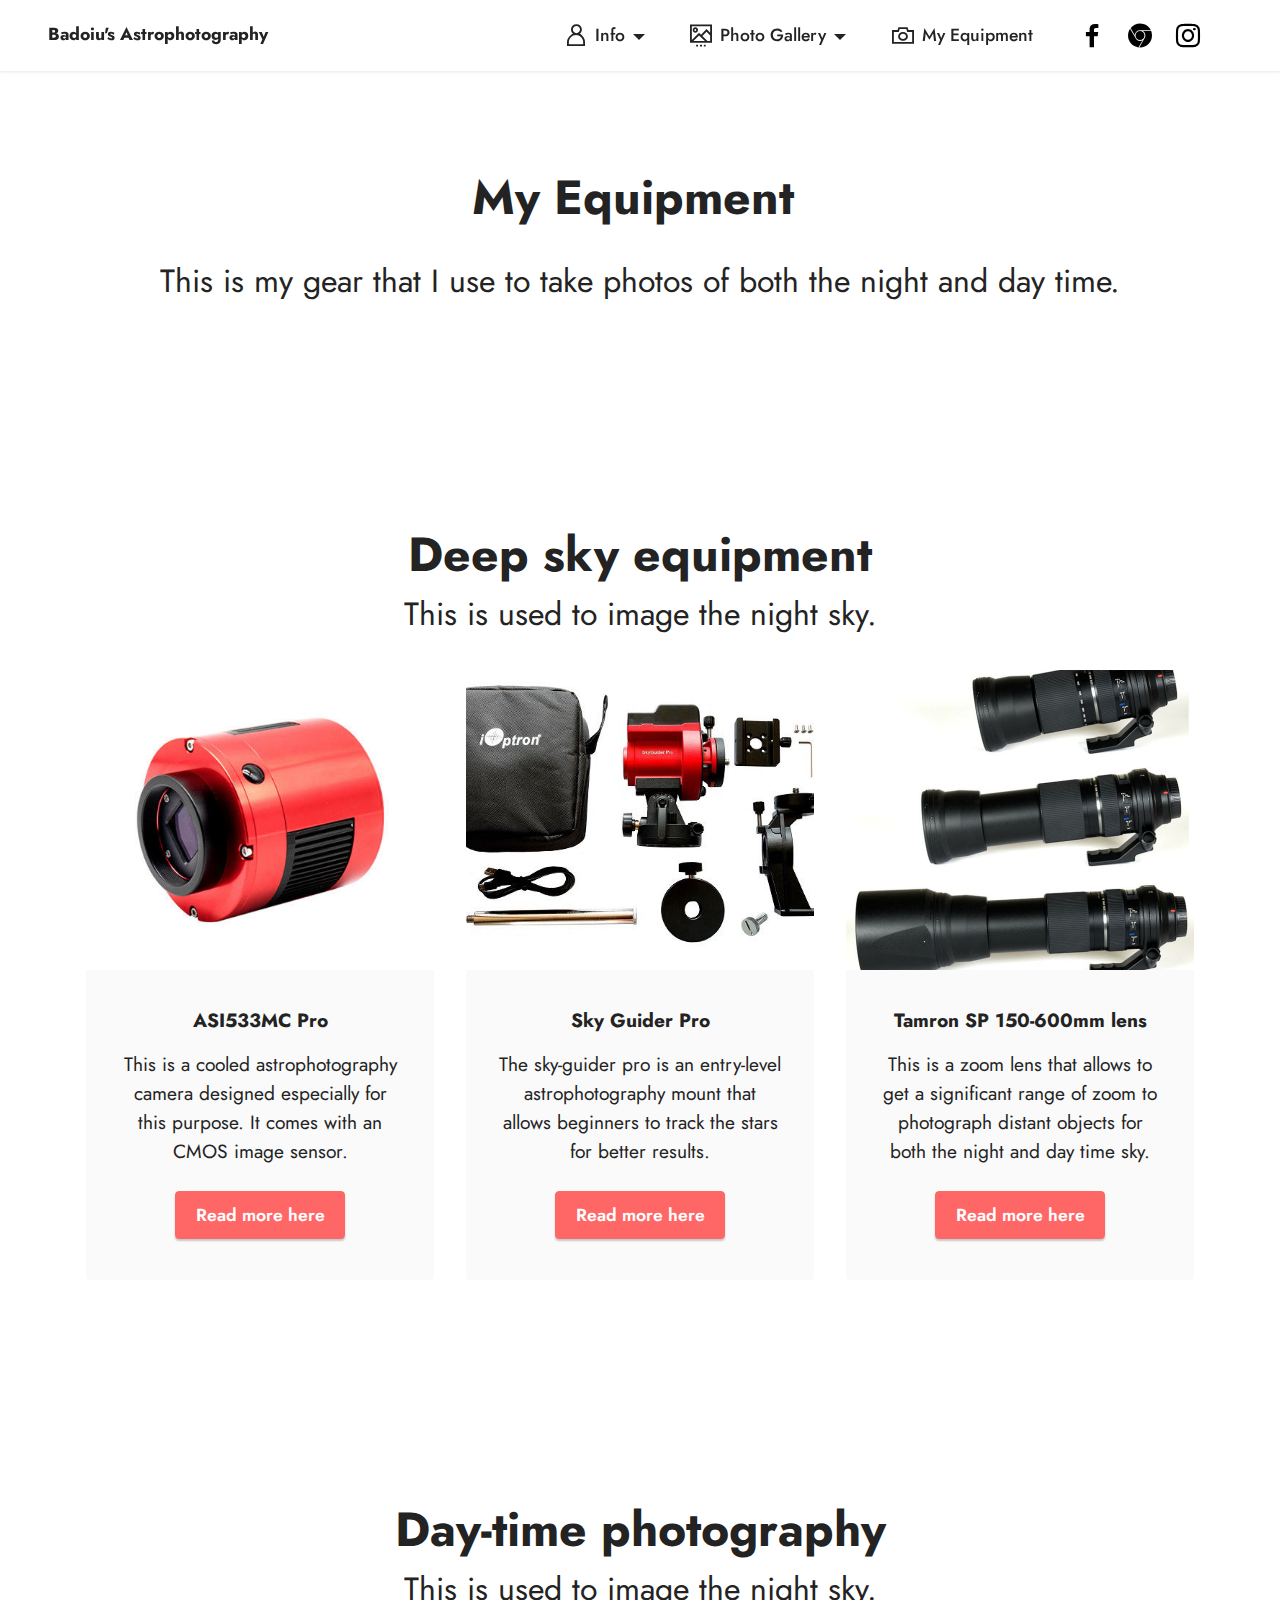
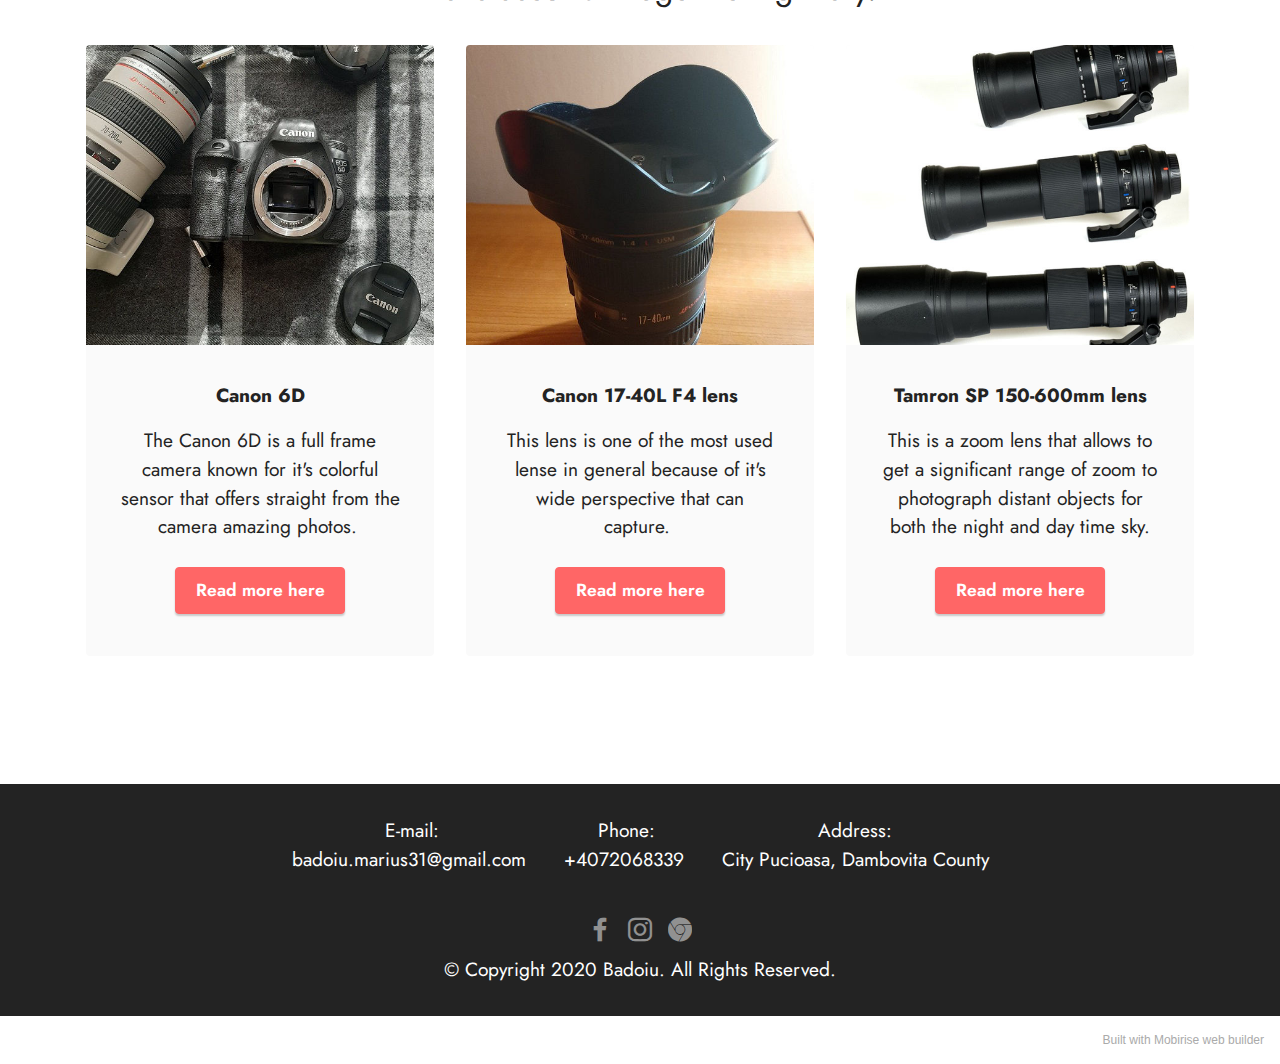
<file: Equipment.html>
<!DOCTYPE html>
<html  >
<head>
  <!-- Site made with Mobirise Website Builder v5.2.0, https://mobirise.com -->
  <meta charset="UTF-8">
  <meta http-equiv="X-UA-Compatible" content="IE=edge">
  <meta name="generator" content="Mobirise v5.2.0, mobirise.com">
  <meta name="viewport" content="width=device-width, initial-scale=1, minimum-scale=1">
  <link rel="shortcut icon" href="assets/images/logo-128x128-1.png" type="image/x-icon">
  <meta name="description" content="">
  
  
  <title>My Equipment</title>
  <link rel="stylesheet" href="assets/web/assets/mobirise-icons2/mobirise2.css">
  <link rel="stylesheet" href="assets/tether/tether.min.css">
  <link rel="stylesheet" href="assets/bootstrap/css/bootstrap.min.css">
  <link rel="stylesheet" href="assets/bootstrap/css/bootstrap-grid.min.css">
  <link rel="stylesheet" href="assets/bootstrap/css/bootstrap-reboot.min.css">
  <link rel="stylesheet" href="assets/dropdown/css/style.css">
  <link rel="stylesheet" href="assets/socicon/css/styles.css">
  <link rel="stylesheet" href="assets/theme/css/style.css">
  <link rel="preload" as="style" href="assets/mobirise/css/mbr-additional.css"><link rel="stylesheet" href="assets/mobirise/css/mbr-additional.css" type="text/css">
  
  
  
  
</head>
<body>
  
  <section class="menu menu3 cid-sgI1Ba0jfb" once="menu" id="menu3-15">
    
    <nav class="navbar navbar-dropdown navbar-fixed-top navbar-expand-lg">
        <div class="container-fluid">
            <div class="navbar-brand">
                
                <span class="navbar-caption-wrap"><a class="navbar-caption text-black text-primary display-4" href="badoiu.html">Badoiu's Astrophotography</a></span>
            </div>
            <button class="navbar-toggler" type="button" data-toggle="collapse" data-target="#navbarSupportedContent" aria-controls="navbarNavAltMarkup" aria-expanded="false" aria-label="Toggle navigation">
                <div class="hamburger">
                    <span></span>
                    <span></span>
                    <span></span>
                    <span></span>
                </div>
            </button>
            <div class="collapse navbar-collapse" id="navbarSupportedContent">
                <ul class="navbar-nav nav-dropdown nav-right" data-app-modern-menu="true"><li class="nav-item dropdown"><a class="nav-link link text-black text-primary dropdown-toggle display-4" href="#" data-toggle="dropdown-submenu" aria-expanded="false"><span class="mobi-mbri mobi-mbri-user mbr-iconfont mbr-iconfont-btn"></span>
                            Info</a><div class="dropdown-menu"><a class="text-black text-primary dropdown-item display-4" href="Aboutme.html">About Me</a><a class="text-black text-primary dropdown-item display-4" href="contact.html" aria-expanded="false">Contact</a></div></li>
                    <li class="nav-item dropdown"><a class="nav-link link text-black dropdown-toggle display-4" href="#" data-toggle="dropdown-submenu" aria-expanded="false"><span class="mobi-mbri mobi-mbri-image-slider mbr-iconfont mbr-iconfont-btn"></span>Photo Gallery</a><div class="dropdown-menu"><a class="text-black dropdown-item text-primary display-4" href="daytime.html">Day Time</a><a class="text-black dropdown-item text-primary display-4" href="nighttime.html" aria-expanded="false">Night Time</a></div></li>
                    <li class="nav-item"><a class="nav-link link text-black text-primary display-4" href="Equipment.html"><span class="mobi-mbri mobi-mbri-camera mbr-iconfont mbr-iconfont-btn"></span>My Equipment</a>
                    </li></ul>
                <div class="icons-menu">
                    <a class="iconfont-wrapper" href="https://www.facebook.com/badoiu.marius.5/" target="_blank">
                        <span class="p-2 mbr-iconfont socicon-facebook socicon"></span>
                    </a>
                    <a class="iconfont-wrapper" href="https://www.astrobin.com/users/BadoiuMarius/" target="_blank">
                        <span class="p-2 mbr-iconfont socicon-chrome socicon"></span>
                    </a>
                    <a class="iconfont-wrapper" href="https://www.instagram.com/badoiu.marius/" target="_blank">
                        <span class="p-2 mbr-iconfont socicon-instagram socicon"></span>
                    </a>
                    
                </div>
                
            </div>
        </div>
    </nav>
</section>

<section class="content4 cid-shtecgoi7P" id="content4-17">
    
    <div class="mbr-overlay" style="opacity: 0.7; background-color: rgb(255, 255, 255);">
    </div>
    <div class="container">
        <div class="row justify-content-center">
            <div class="title col-md-12 col-lg-12">
                <h3 class="mbr-section-title mbr-fonts-style align-center mb-4 display-2"><strong>My Equipment&nbsp;</strong></h3>
                <h4 class="mbr-section-subtitle align-center mbr-fonts-style mb-4 display-5">This is my gear that I use to take photos of both the night and day time.</h4>
                
            </div>
        </div>
    </div>
</section>

<section class="content3 cid-shthJNMn96" id="content3-19">
    
    
    <div class="container">
        <div class="mbr-section-head">
            <h4 class="mbr-section-title mbr-fonts-style align-center mb-0 display-2"><strong>Deep sky equipment</strong></h4>
            <h5 class="mbr-section-subtitle mbr-fonts-style align-center mb-0 mt-2 display-5">This is used to image the night sky.</h5>
        </div>
        <div class="row mt-4">
            <div class="item features-image сol-12 col-md-6 col-lg-4">
                <div class="item-wrapper">
                    <div class="item-img">
                        <img src="assets/images/asi533-460x460.jpg" alt="" title="">
                    </div>
                    <div class="item-content">
                        
                        <h6 class="item-subtitle mbr-fonts-style mt-1 display-7"><strong>ASI533MC Pro</strong></h6>
                        <p class="mbr-text mbr-fonts-style mt-3 display-7">This is a cooled astrophotography camera designed especially for this purpose. It comes with an CMOS image sensor.</p>
                    </div>
                    <div class="mbr-section-btn item-footer mt-2"><a href="https://astrobackyard.com/zwo-asi533mc-pro/" class="btn item-btn btn-secondary display-4" target="_blank">Read more here</a></div>
                </div>
            </div>
            <div class="item features-image сol-12 col-md-6 col-lg-4">
                <div class="item-wrapper">
                    <div class="item-img">
                        <img src="assets/images/3550a-5-600x416.jpg" alt="" title="">
                    </div>
                    <div class="item-content">
                        
                        <h6 class="item-subtitle mbr-fonts-style mt-1 display-7"><strong>Sky Guider Pro</strong></h6>
                        <p class="mbr-text mbr-fonts-style mt-3 display-7">The sky-guider pro is&nbsp;an entry-level astrophotography mount that allows beginners to track the stars for better results.<br>
                        </p>
                    </div>
                    <div class="mbr-section-btn item-footer mt-2"><a href="https://astrobackyard.com/ioptron-skyguider-pro-review/" class="btn item-btn btn-secondary display-4" target="_blank">Read more here</a></div>
                </div>
            </div>
            <div class="item features-image сol-12 col-md-6 col-lg-4">
                <div class="item-wrapper">
                    <div class="item-img">
                        <img src="assets/images/tamron-150-600-lens-review2-696x674.jpg" alt="" title="">
                    </div>
                    <div class="item-content">
                        
                        <h6 class="item-subtitle mbr-fonts-style mt-1 display-7"><strong>Tamron SP 150-600mm lens</strong></h6>
                        <p class="mbr-text mbr-fonts-style mt-3 display-7">This is a zoom lens that allows to get a significant range of zoom to photograph distant objects for both the night and day time sky.</p>
                    </div>
                    <div class="mbr-section-btn item-footer mt-2"><a href="https://photographylife.com/reviews/tamron-sp-150-600mm-f5-6-3" class="btn item-btn btn-secondary display-4" target="_blank">Read more here</a></div>
                </div>
            </div>

        </div>
    </div>
</section>

<section class="content3 cid-shz9jOotL1" id="content3-1c">
    
    
    <div class="container">
        <div class="mbr-section-head">
            <h4 class="mbr-section-title mbr-fonts-style align-center mb-0 display-2"><strong>Day-time photography</strong></h4>
            <h5 class="mbr-section-subtitle mbr-fonts-style align-center mb-0 mt-2 display-5">This is used to image the night sky.</h5>
        </div>
        <div class="row mt-4">
            <div class="item features-image сol-12 col-md-6 col-lg-4">
                <div class="item-wrapper">
                    <div class="item-img">
                        <img src="assets/images/127603910-672975216734081-1229839727224258047-n-564x756.jpg" alt="" title="">
                    </div>
                    <div class="item-content">
                        
                        <h6 class="item-subtitle mbr-fonts-style mt-1 display-7"><strong>Canon 6D</strong></h6>
                        <p class="mbr-text mbr-fonts-style mt-3 display-7">The Canon 6D is a full frame camera known for it's colorful sensor that offers straight from the camera amazing photos.&nbsp;</p>
                    </div>
                    <div class="mbr-section-btn item-footer mt-2"><a href="https://photographypx.com/canon-6d-review/" class="btn item-btn btn-secondary display-4" target="_blank">Read more here</a></div>
                </div>
            </div>
            <div class="item features-image сol-12 col-md-6 col-lg-4">
                <div class="item-wrapper">
                    <div class="item-img">
                        <img src="assets/images/127633703-917232275478550-2229878895035613690-n-564x756.jpg" alt="" title="">
                    </div>
                    <div class="item-content">
                        
                        <h6 class="item-subtitle mbr-fonts-style mt-1 display-7"><strong>Canon 17-40L F4 lens</strong><strong><br></strong></h6>
                        <p class="mbr-text mbr-fonts-style mt-3 display-7">This lens is one of the most used lense in general because of it's wide perspective that can capture.&nbsp;<br>
                        </p>
                    </div>
                    <div class="mbr-section-btn item-footer mt-2"><a href="https://www.kenrockwell.com/canon/lenses/17-40mm.htm" class="btn item-btn btn-secondary display-4" target="_blank">Read more here</a></div>
                </div>
            </div>
            <div class="item features-image сol-12 col-md-6 col-lg-4">
                <div class="item-wrapper">
                    <div class="item-img">
                        <img src="assets/images/tamron-150-600-lens-review2-696x674.jpg" alt="" title="">
                    </div>
                    <div class="item-content">
                        
                        <h6 class="item-subtitle mbr-fonts-style mt-1 display-7"><strong>Tamron SP 150-600mm lens</strong></h6>
                        <p class="mbr-text mbr-fonts-style mt-3 display-7">This is a zoom lens that allows to get a significant range of zoom to photograph distant objects for both the night and day time sky.</p>
                    </div>
                    <div class="mbr-section-btn item-footer mt-2"><a href="https://photographylife.com/reviews/tamron-sp-150-600mm-f5-6-3" class="btn item-btn btn-secondary display-4" target="_blank">Read more here</a></div>
                </div>
            </div>

        </div>
    </div>
</section>

<section class="footer3 cid-shG4oZLExs" once="footers" id="footer3-1h">

    

    

    <div class="container">
        <div class="media-container-row align-center mbr-white">
            <div class="row row-links">
                <ul class="foot-menu">
                    
                    
                    
                    
                    
                <li class="foot-menu-item mbr-fonts-style display-7">E-mail:<br>badoiu.marius31@gmail.com&nbsp;<br><br></li><li class="foot-menu-item mbr-fonts-style display-7">Phone:<br>+4072068339&nbsp;<br><br></li><li class="foot-menu-item mbr-fonts-style display-7">Address:<br>City Pucioasa, Dambovita County</li></ul>
            </div>
            <div class="row social-row">
                <div class="social-list align-right pb-2">
                    
                    
                    
                    
                    
                    
                <div class="soc-item">
                        <a href="https://www.facebook.com/badoiu.marius.5/" target="_blank">
                            <span class="mbr-iconfont mbr-iconfont-social socicon-facebook socicon"></span>
                        </a>
                    </div><div class="soc-item">
                        <a href="https://www.instagram.com/badoiu.marius/" target="_blank">
                            <span class="mbr-iconfont mbr-iconfont-social socicon-instagram socicon"></span>
                        </a>
                    </div><div class="soc-item">
                        <a href="https://www.astrobin.com/users/BadoiuMarius/" target="_blank">
                            <span class="mbr-iconfont mbr-iconfont-social socicon-chrome socicon"></span>
                        </a>
                    </div></div>
            </div>
            <div class="row row-copirayt">
                <p class="mbr-text mb-0 mbr-fonts-style mbr-white align-center display-7">
                    © Copyright 2020 Badoiu. All Rights Reserved.
                </p>
            </div>
        </div>
    </div>
</section><section style="background-color: #fff; font-family: -apple-system, BlinkMacSystemFont, 'Segoe UI', 'Roboto', 'Helvetica Neue', Arial, sans-serif; color:#aaa; font-size:12px; padding: 0; align-items: center; display: flex;"><a href="https://mobirise.site/f" style="flex: 1 1; height: 3rem; padding-left: 1rem;"></a><p style="flex: 0 0 auto; margin:0; padding-right:1rem;"><a href="https://mobirise.site/i" style="color:#aaa;">Built with Mobirise</a> web builder</p></section><script src="assets/web/assets/jquery/jquery.min.js"></script>  <script src="assets/popper/popper.min.js"></script>  <script src="assets/tether/tether.min.js"></script>  <script src="assets/bootstrap/js/bootstrap.min.js"></script>  <script src="assets/smoothscroll/smooth-scroll.js"></script>  <script src="assets/dropdown/js/nav-dropdown.js"></script>  <script src="assets/dropdown/js/navbar-dropdown.js"></script>  <script src="assets/touchswipe/jquery.touch-swipe.min.js"></script>  <script src="assets/theme/js/script.js"></script>  
  
  
</body>
</html>
</file>
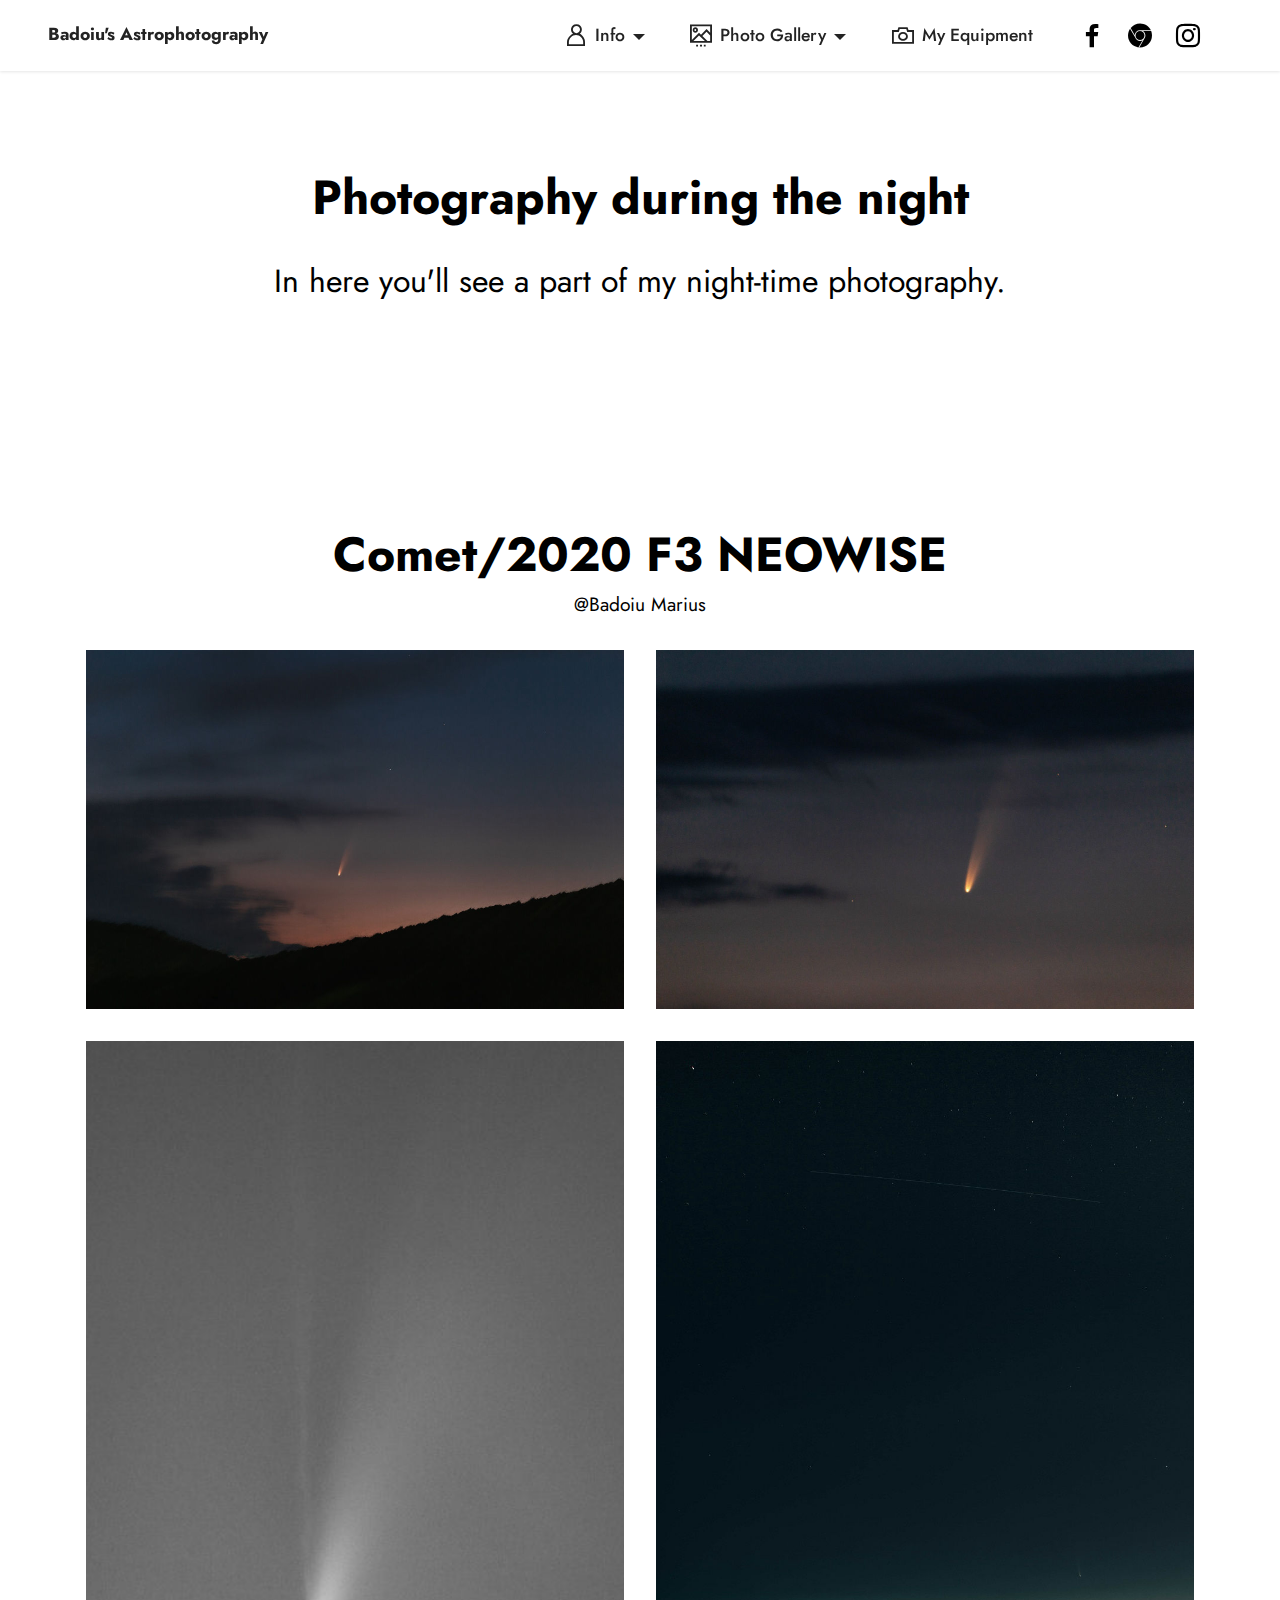
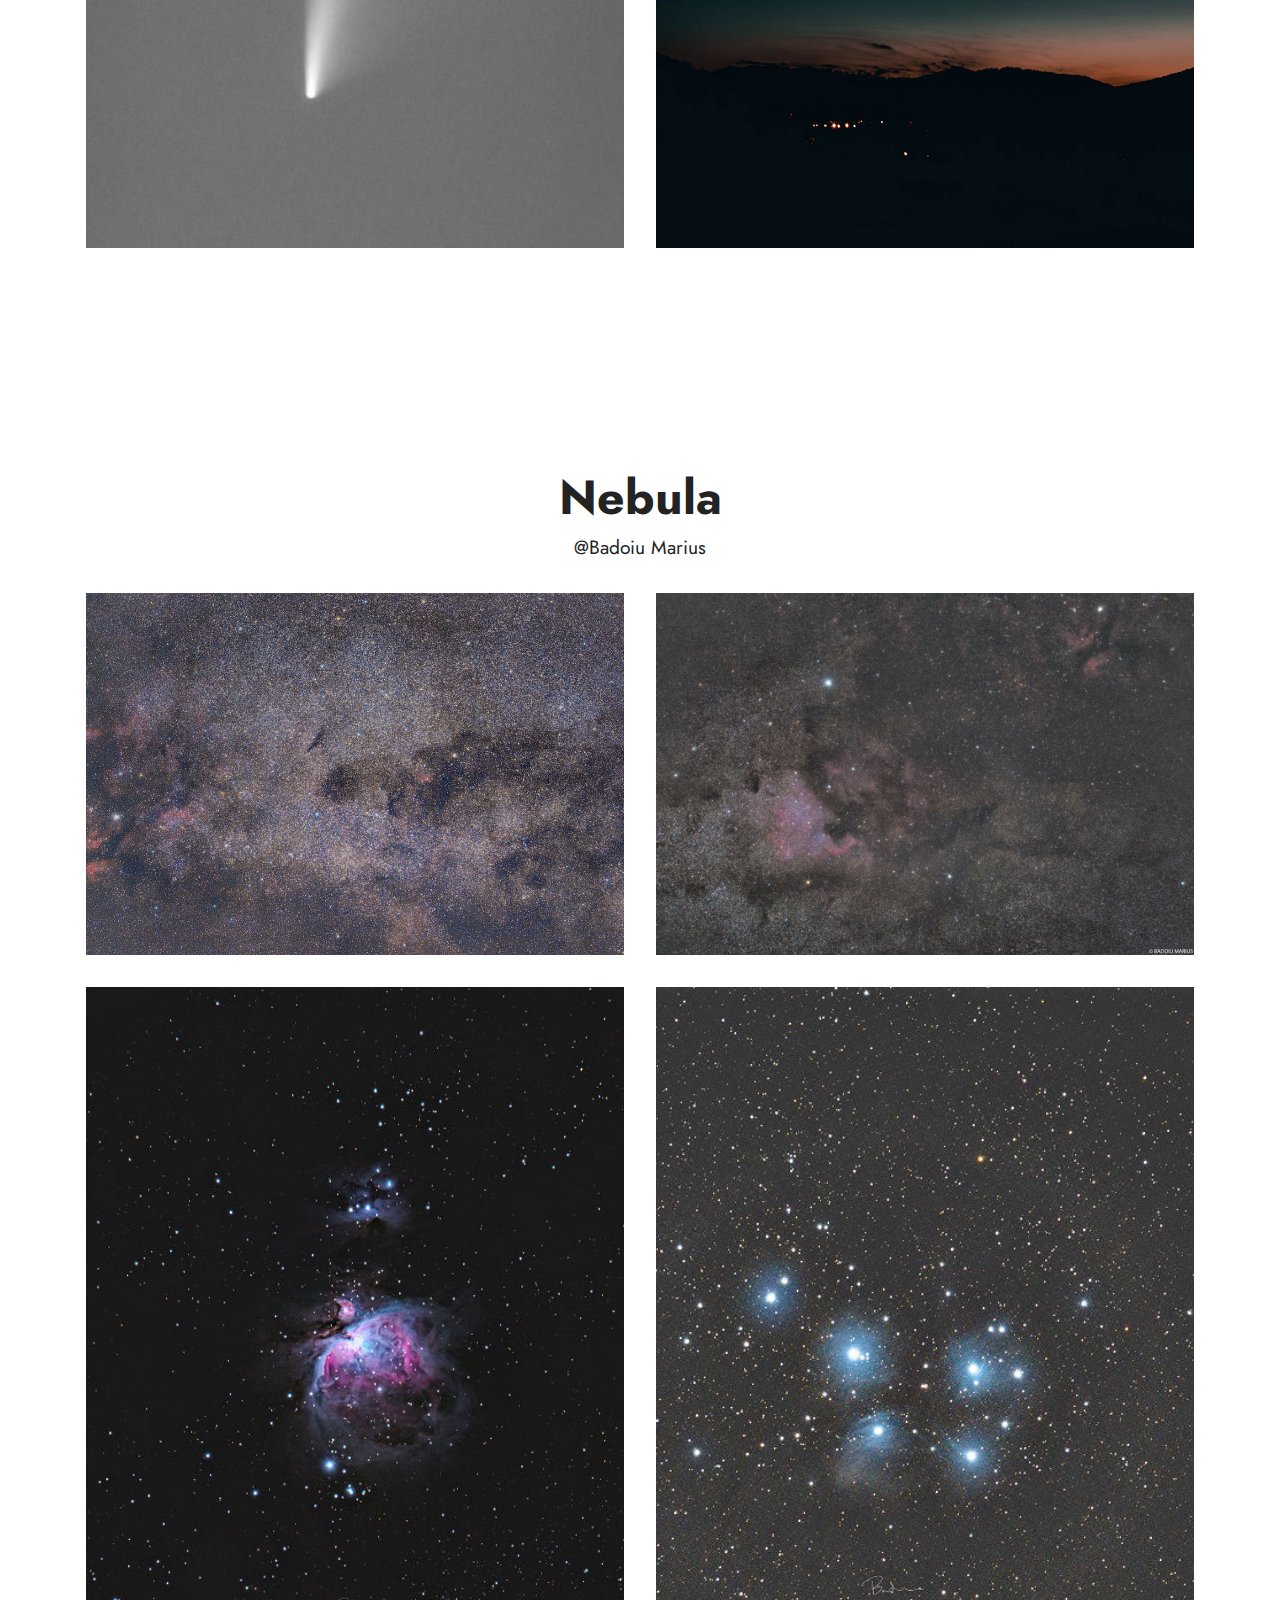
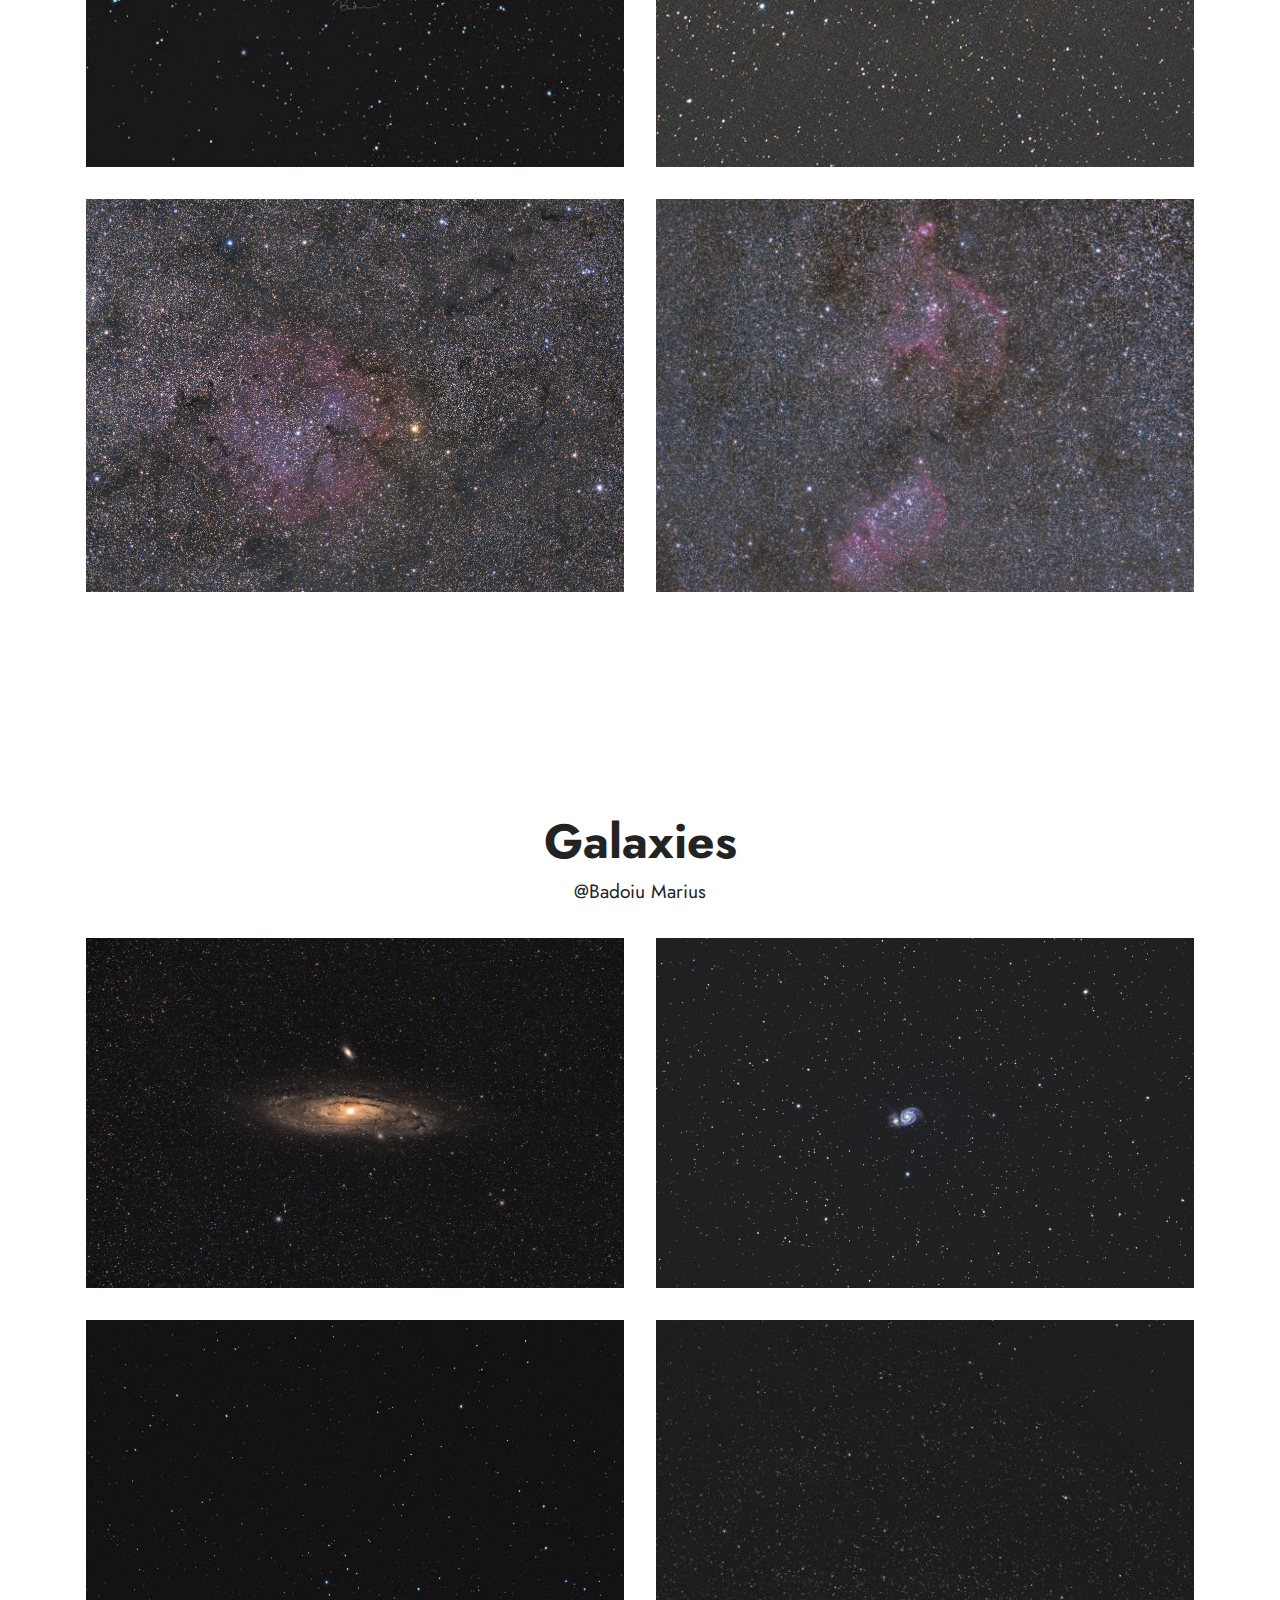
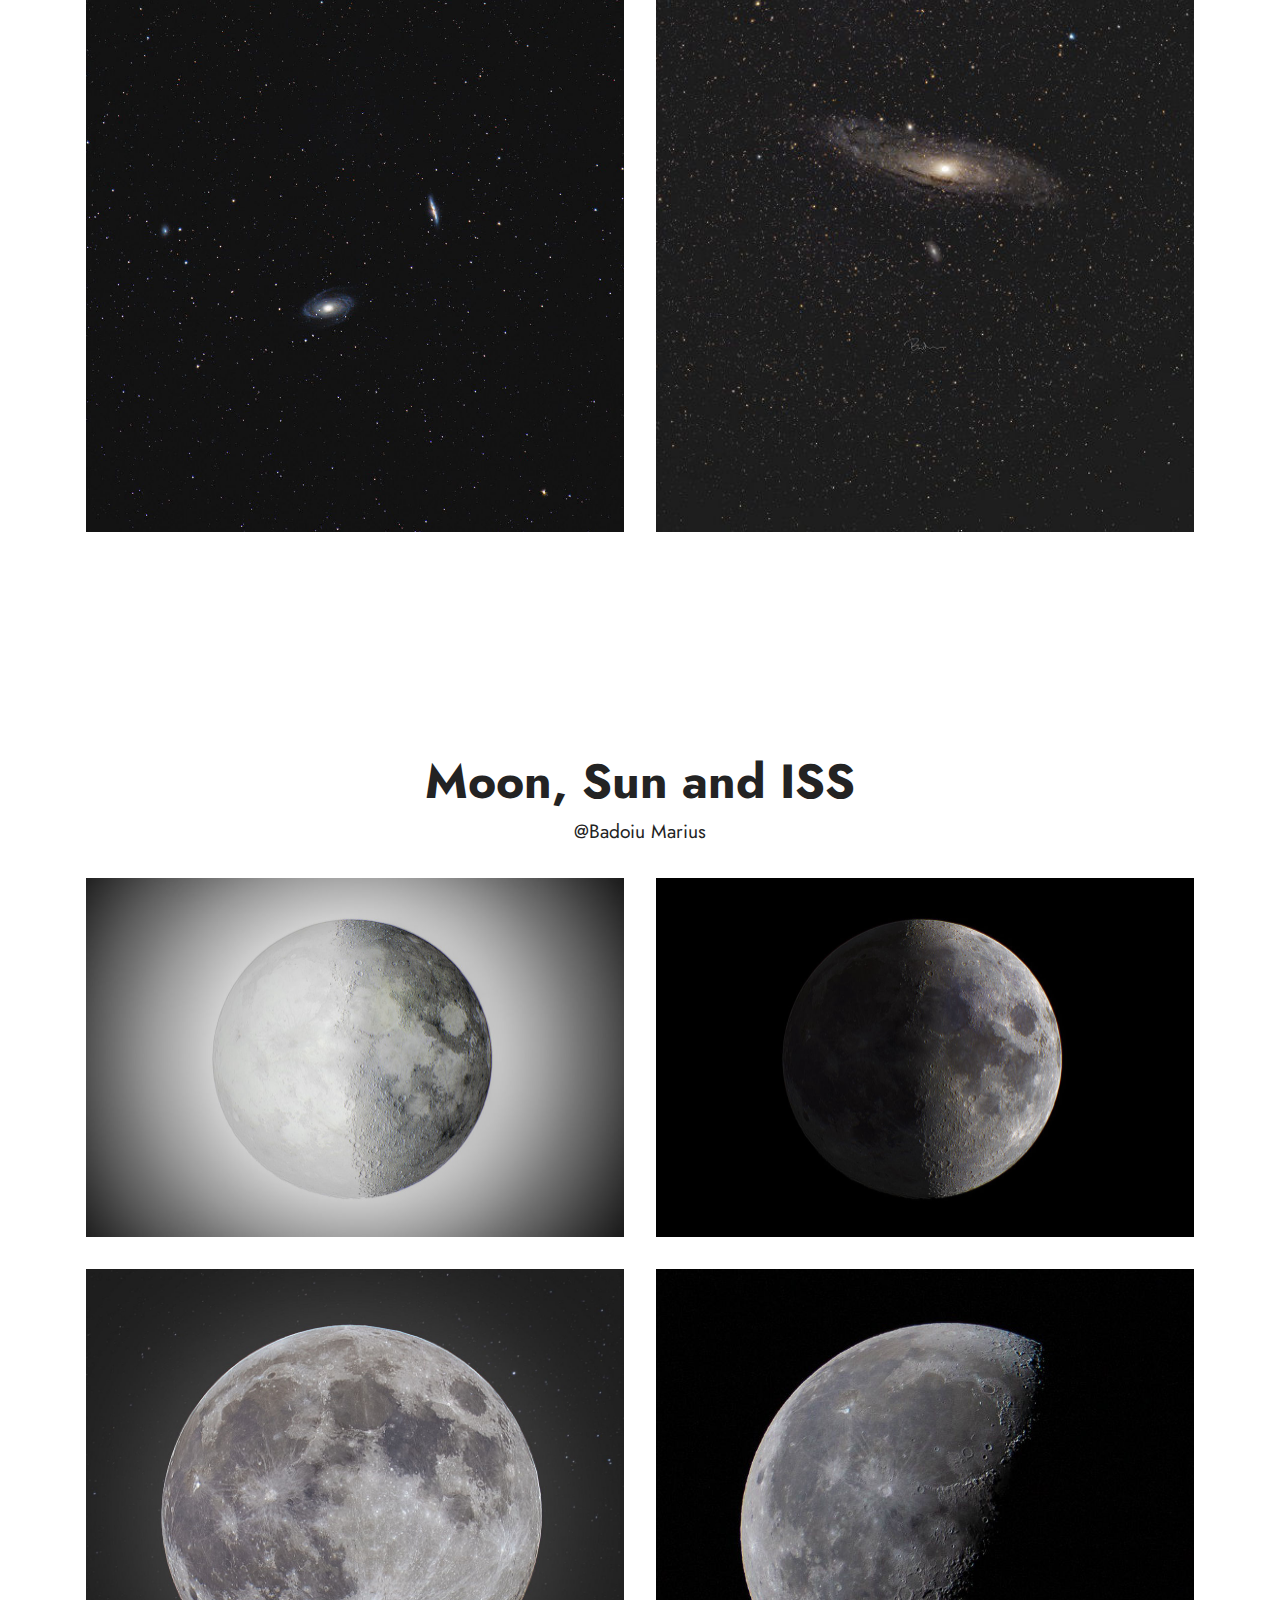
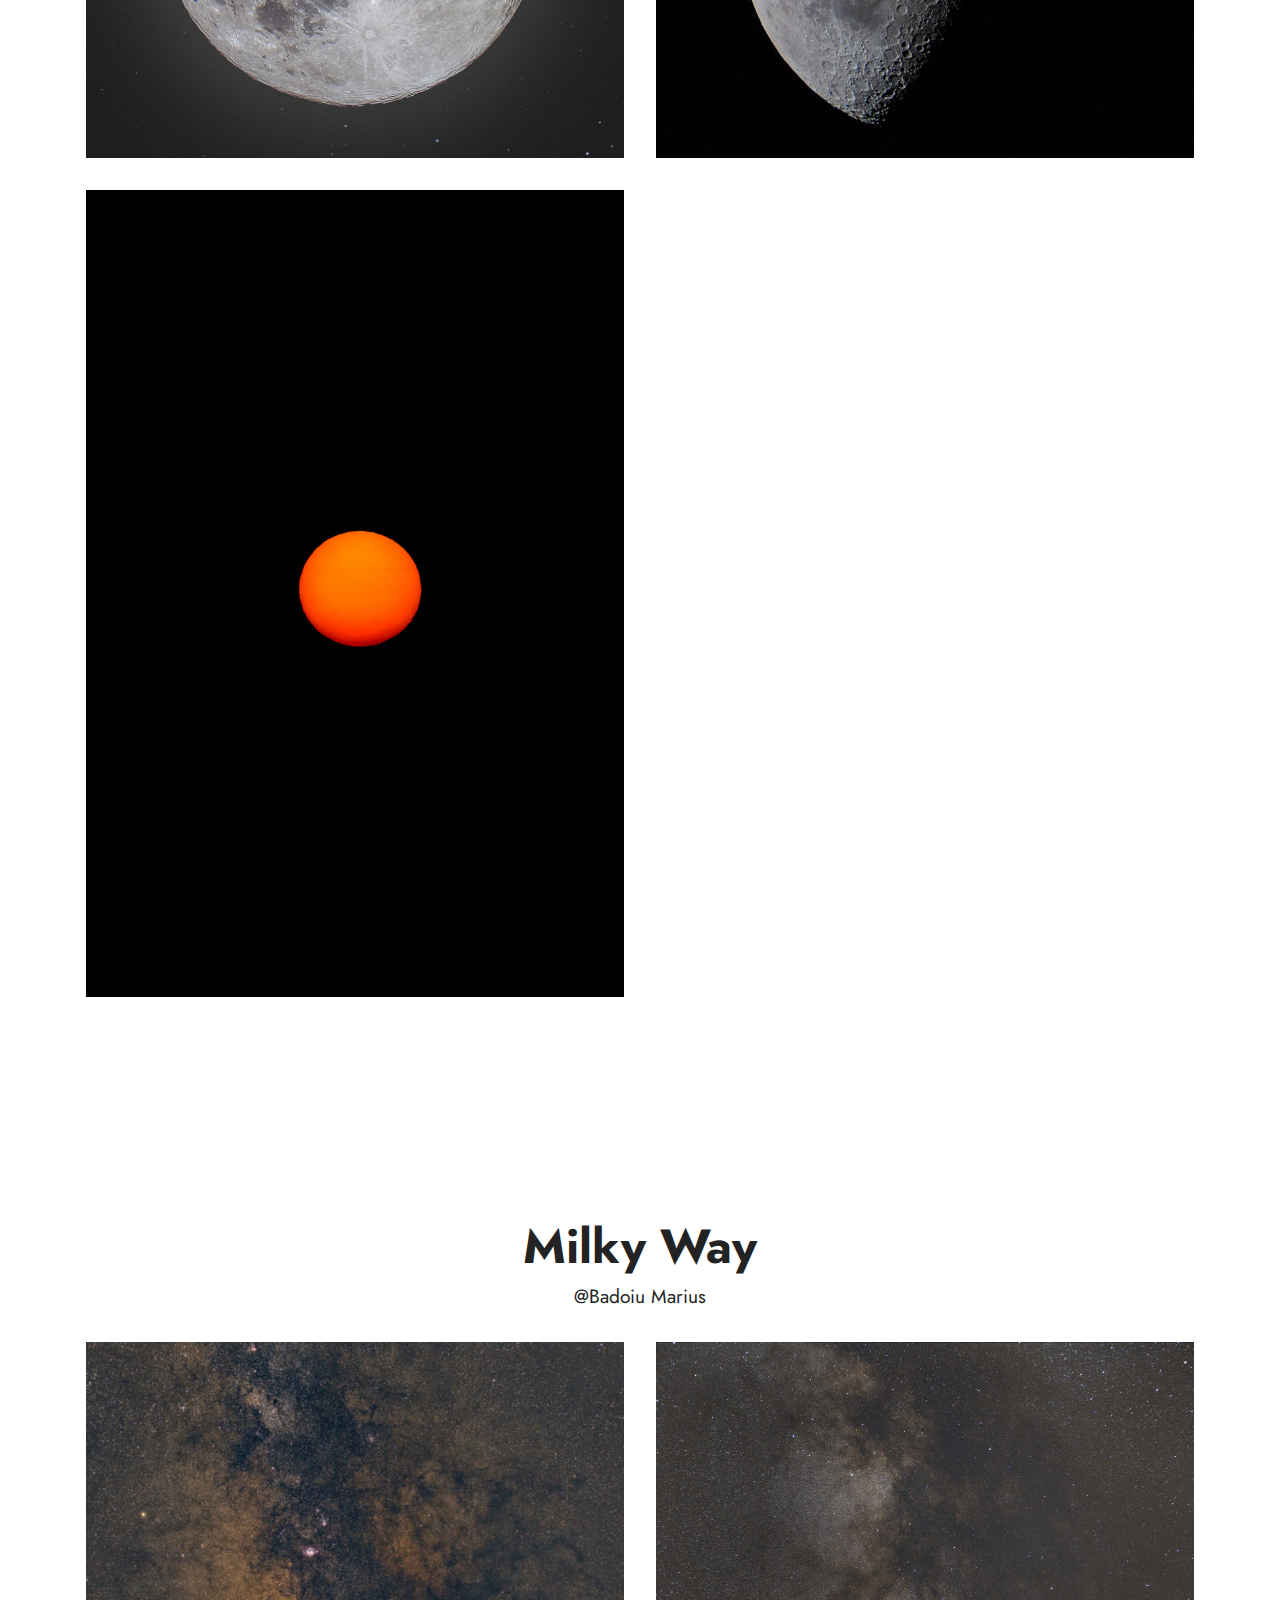
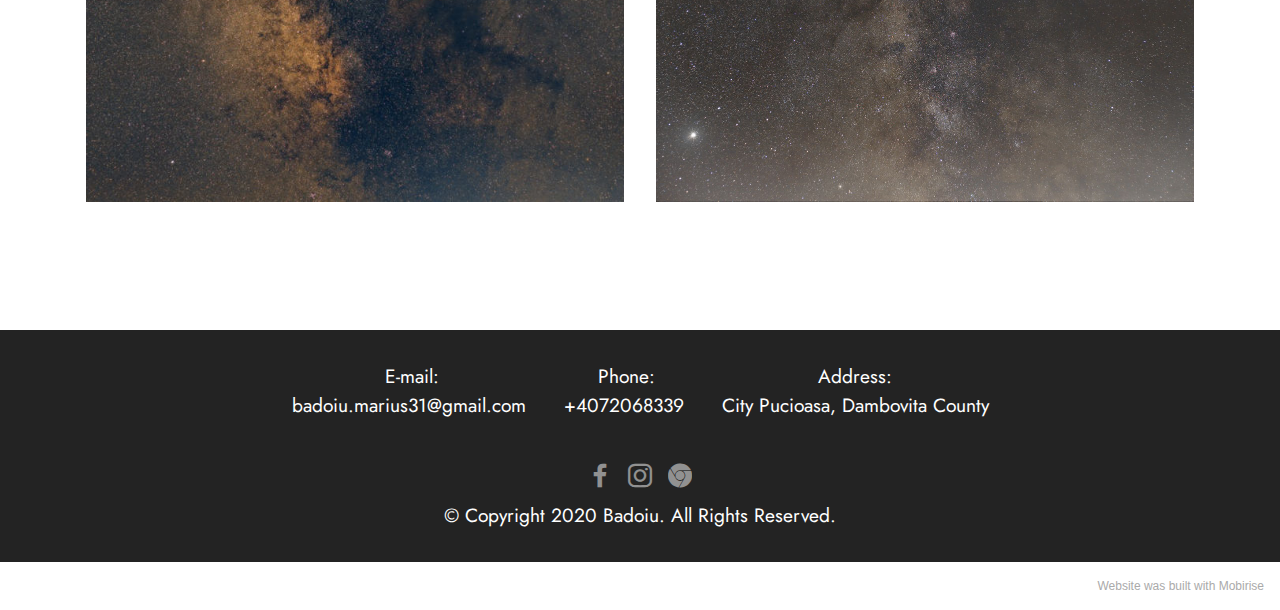
<file: nighttime.html>
<!DOCTYPE html>
<html  >
<head>
  <!-- Site made with Mobirise Website Builder v5.2.0, https://mobirise.com -->
  <meta charset="UTF-8">
  <meta http-equiv="X-UA-Compatible" content="IE=edge">
  <meta name="generator" content="Mobirise v5.2.0, mobirise.com">
  <meta name="viewport" content="width=device-width, initial-scale=1, minimum-scale=1">
  <link rel="shortcut icon" href="assets/images/logo-128x128-1.png" type="image/x-icon">
  <meta name="description" content="">
  
  
  <title>Night-Time photography</title>
  <link rel="stylesheet" href="assets/web/assets/mobirise-icons2/mobirise2.css">
  <link rel="stylesheet" href="assets/tether/tether.min.css">
  <link rel="stylesheet" href="assets/bootstrap/css/bootstrap.min.css">
  <link rel="stylesheet" href="assets/bootstrap/css/bootstrap-grid.min.css">
  <link rel="stylesheet" href="assets/bootstrap/css/bootstrap-reboot.min.css">
  <link rel="stylesheet" href="assets/dropdown/css/style.css">
  <link rel="stylesheet" href="assets/socicon/css/styles.css">
  <link rel="stylesheet" href="assets/theme/css/style.css">
  <link rel="preload" as="style" href="assets/mobirise/css/mbr-additional.css"><link rel="stylesheet" href="assets/mobirise/css/mbr-additional.css" type="text/css">
  
  
  
  
</head>
<body>
  
  <section class="menu menu3 cid-sgI1Ba0jfb" once="menu" id="menu3-y">
    
    <nav class="navbar navbar-dropdown navbar-fixed-top navbar-expand-lg">
        <div class="container-fluid">
            <div class="navbar-brand">
                
                <span class="navbar-caption-wrap"><a class="navbar-caption text-black text-primary display-4" href="badoiu.html">Badoiu's Astrophotography</a></span>
            </div>
            <button class="navbar-toggler" type="button" data-toggle="collapse" data-target="#navbarSupportedContent" aria-controls="navbarNavAltMarkup" aria-expanded="false" aria-label="Toggle navigation">
                <div class="hamburger">
                    <span></span>
                    <span></span>
                    <span></span>
                    <span></span>
                </div>
            </button>
            <div class="collapse navbar-collapse" id="navbarSupportedContent">
                <ul class="navbar-nav nav-dropdown nav-right" data-app-modern-menu="true"><li class="nav-item dropdown"><a class="nav-link link text-black text-primary dropdown-toggle display-4" href="#" data-toggle="dropdown-submenu" aria-expanded="false"><span class="mobi-mbri mobi-mbri-user mbr-iconfont mbr-iconfont-btn"></span>
                            Info</a><div class="dropdown-menu"><a class="text-black text-primary dropdown-item display-4" href="Aboutme.html">About Me</a><a class="text-black text-primary dropdown-item display-4" href="contact.html" aria-expanded="false">Contact</a></div></li>
                    <li class="nav-item dropdown"><a class="nav-link link text-black dropdown-toggle display-4" href="#" data-toggle="dropdown-submenu" aria-expanded="false"><span class="mobi-mbri mobi-mbri-image-slider mbr-iconfont mbr-iconfont-btn"></span>Photo Gallery</a><div class="dropdown-menu"><a class="text-black dropdown-item text-primary display-4" href="daytime.html">Day Time</a><a class="text-black dropdown-item text-primary display-4" href="nighttime.html" aria-expanded="false">Night Time</a></div></li>
                    <li class="nav-item"><a class="nav-link link text-black text-primary display-4" href="Equipment.html"><span class="mobi-mbri mobi-mbri-camera mbr-iconfont mbr-iconfont-btn"></span>My Equipment</a>
                    </li></ul>
                <div class="icons-menu">
                    <a class="iconfont-wrapper" href="https://www.facebook.com/badoiu.marius.5/" target="_blank">
                        <span class="p-2 mbr-iconfont socicon-facebook socicon"></span>
                    </a>
                    <a class="iconfont-wrapper" href="https://www.astrobin.com/users/BadoiuMarius/" target="_blank">
                        <span class="p-2 mbr-iconfont socicon-chrome socicon"></span>
                    </a>
                    <a class="iconfont-wrapper" href="https://www.instagram.com/badoiu.marius/" target="_blank">
                        <span class="p-2 mbr-iconfont socicon-instagram socicon"></span>
                    </a>
                    
                </div>
                
            </div>
        </div>
    </nav>
</section>

<section class="content4 cid-shhEKZ1TIS" id="content4-10">
    
    
    <div class="container">
        <div class="row justify-content-center">
            <div class="title col-md-12 col-lg-12">
                <h3 class="mbr-section-title mbr-fonts-style align-center mb-4 display-2">
                    <strong>Photography during the night</strong></h3>
                <h4 class="mbr-section-subtitle align-center mbr-fonts-style mb-4 display-5">In here you'll see a part of my night-time photography.</h4>
                
            </div>
        </div>
    </div>
</section>

<section class="gallery4 mbr-gallery cid-shhFG64FHP" id="gallery4-11">
    

    

    <div class="container">
        <div class="mbr-section-head">
            <h3 class="mbr-section-title mbr-fonts-style align-center m-0 display-2"><strong>Comet/2020 F3 NEOWISE</strong></h3>
            <h4 class="mbr-section-subtitle mbr-fonts-style align-center mb-0 mt-2 display-7">@Badoiu Marius</h4>
        </div>
        <div class="row mbr-gallery mt-4">
            
            <div class="col-12 col-md-6 col-lg-6 item gallery-image">
                <div class="item-wrapper" data-toggle="modal" data-target="#sjqGMQ3q32-modal">
                    <img class="w-100" src="assets/images/1st-150mm-1076x717.jpg" alt="" data-slide-to="0" data-target="#lb-sjqGMQ3q32">
                    <div class="icon-wrapper">
                        <span class="mobi-mbri mobi-mbri-search mbr-iconfont mbr-iconfont-btn"></span>
                    </div>
                </div>
                
            </div><div class="col-12 col-md-6 col-lg-6 item gallery-image">
                <div class="item-wrapper" data-toggle="modal" data-target="#sjqGMQ3q32-modal">
                    <img class="w-100" src="assets/images/600mmm-1076x717.jpg" alt="" data-slide-to="1" data-target="#lb-sjqGMQ3q32">
                    <div class="icon-wrapper">
                        <span class="mobi-mbri mobi-mbri-search mbr-iconfont mbr-iconfont-btn"></span>
                    </div>
                </div>
                
            </div><div class="col-12 col-md-6 col-lg-6 item gallery-image">
                <div class="item-wrapper" data-toggle="modal" data-target="#sjqGMQ3q32-modal">
                    <img class="w-100" src="assets/images/img-3102-1076x717.jpg" alt="" data-slide-to="2" data-target="#lb-sjqGMQ3q32">
                    <div class="icon-wrapper">
                        <span class="mobi-mbri mobi-mbri-search mbr-iconfont mbr-iconfont-btn"></span>
                    </div>
                </div>
                
            </div><div class="col-12 col-md-6 col-lg-6 item gallery-image">
                <div class="item-wrapper" data-toggle="modal" data-target="#sjqGMQ3q32-modal">
                    <img class="w-100" src="assets/images/img-7382-912x1368.jpg" alt="" data-slide-to="3" data-target="#lb-sjqGMQ3q32">
                    <div class="icon-wrapper">
                        <span class="mobi-mbri mobi-mbri-search mbr-iconfont mbr-iconfont-btn"></span>
                    </div>
                </div>
                
            </div>
            
            
        </div>

        <div class="modal mbr-slider" tabindex="-1" role="dialog" aria-hidden="true" id="sjqGMQ3q32-modal">
            <div class="modal-dialog" role="document">
                <div class="modal-content">
                    <div class="modal-body">
                        <div class="carousel slide" id="lb-sjqGMQ3q32" data-interval="5000">
                            <div class="carousel-inner">
                                
                                <div class="carousel-item active">
                                    <img class="d-block w-100" src="assets/images/1st-150mm-1076x717.jpg" alt="">
                                </div><div class="carousel-item active">
                                    <img class="d-block w-100" src="assets/images/600mmm-1076x717.jpg" alt="">
                                </div><div class="carousel-item active">
                                    <img class="d-block w-100" src="assets/images/img-3102-1076x717.jpg" alt="">
                                </div><div class="carousel-item active">
                                    <img class="d-block w-100" src="assets/images/img-7382-912x1368.jpg" alt="">
                                </div>
                                
                                
                            </div>
                            <ol class="carousel-indicators">
                                <li data-slide-to="0" class="active" data-target="#lb-sjqGMQ3q32"></li><li data-slide-to="1" class="active" data-target="#lb-sjqGMQ3q32"></li><li data-slide-to="2" class="active" data-target="#lb-sjqGMQ3q32"></li><li data-slide-to="3" class="active" data-target="#lb-sjqGMQ3q32"></li>
                                
                                
                                
                            </ol>
                            <a role="button" href="" class="close" data-dismiss="modal" aria-label="Close">
                            </a>
                            <a class="carousel-control-prev carousel-control" role="button" data-slide="prev" href="#lb-sjqGMQ3q32">
                                <span class="mobi-mbri mobi-mbri-arrow-prev" aria-hidden="true"></span>
                                <span class="sr-only">Previous</span>
                            </a>
                            <a class="carousel-control-next carousel-control" role="button" data-slide="next" href="#lb-sjqGMQ3q32">
                                <span class="mobi-mbri mobi-mbri-arrow-next" aria-hidden="true"></span>
                                <span class="sr-only">Next</span>
                            </a>
                        </div>
                    </div>
                </div>
            </div>
        </div>
    </div>
</section>

<section class="gallery4 mbr-gallery cid-sht1VGFyX5" id="gallery4-12">
    

    

    <div class="container">
        <div class="mbr-section-head">
            <h3 class="mbr-section-title mbr-fonts-style align-center m-0 display-2"><strong>Nebula</strong></h3>
            <h4 class="mbr-section-subtitle mbr-fonts-style align-center mb-0 mt-2 display-7">@Badoiu Marius</h4>
        </div>
        <div class="row mbr-gallery mt-4">
            
            <div class="col-12 col-md-6 col-lg-6 item gallery-image">
                <div class="item-wrapper" data-toggle="modal" data-target="#sjqGMQxlSq-modal">
                    <img class="w-100" src="assets/images/image05-abe-222.-1076x655.jpg" alt="" data-slide-to="0" data-target="#lb-sjqGMQxlSq">
                    <div class="icon-wrapper">
                        <span class="mobi-mbri mobi-mbri-search mbr-iconfont mbr-iconfont-btn"></span>
                    </div>
                </div>
                
            </div>
            
            <div class="col-12 col-md-6 col-lg-6 item gallery-image">
                <div class="item-wrapper" data-toggle="modal" data-target="#sjqGMQxlSq-modal">
                    <img class="w-100" src="assets/images/north-1076x724.jpg" alt="" data-slide-to="1" data-target="#lb-sjqGMQxlSq">
                    <div class="icon-wrapper">
                        <span class="mobi-mbri mobi-mbri-search mbr-iconfont mbr-iconfont-btn"></span>
                    </div>
                </div>
                
            </div><div class="col-12 col-md-6 col-lg-6 item gallery-image">
                <div class="item-wrapper" data-toggle="modal" data-target="#sjqGMQxlSq-modal">
                    <img class="w-100" src="assets/images/orion-web-512x742.jpg" alt="" data-slide-to="2" data-target="#lb-sjqGMQxlSq">
                    <div class="icon-wrapper">
                        <span class="mobi-mbri mobi-mbri-search mbr-iconfont mbr-iconfont-btn"></span>
                    </div>
                </div>
                
            </div><div class="col-12 col-md-6 col-lg-6 item gallery-image">
                <div class="item-wrapper" data-toggle="modal" data-target="#sjqGMQxlSq-modal">
                    <img class="w-100" src="assets/images/pleds-web-759x678.jpg" alt="" data-slide-to="3" data-target="#lb-sjqGMQxlSq">
                    <div class="icon-wrapper">
                        <span class="mobi-mbri mobi-mbri-search mbr-iconfont mbr-iconfont-btn"></span>
                    </div>
                </div>
                
            </div><div class="col-12 col-md-6 col-lg-6 item gallery-image">
                <div class="item-wrapper" data-toggle="modal" data-target="#sjqGMQxlSq-modal">
                    <img class="w-100" src="assets/images/elephants-trunk-nebula-tiff-1074x785.jpg" alt="" data-slide-to="4" data-target="#lb-sjqGMQxlSq">
                    <div class="icon-wrapper">
                        <span class="mobi-mbri mobi-mbri-search mbr-iconfont mbr-iconfont-btn"></span>
                    </div>
                </div>
                
            </div><div class="col-12 col-md-6 col-lg-6 item gallery-image">
                <div class="item-wrapper" data-toggle="modal" data-target="#sjqGMQxlSq-modal">
                    <img class="w-100" src="assets/images/soul-ps-1204x806.jpg" alt="" data-slide-to="5" data-target="#lb-sjqGMQxlSq">
                    <div class="icon-wrapper">
                        <span class="mobi-mbri mobi-mbri-search mbr-iconfont mbr-iconfont-btn"></span>
                    </div>
                </div>
                
            </div>
        </div>

        <div class="modal mbr-slider" tabindex="-1" role="dialog" aria-hidden="true" id="sjqGMQxlSq-modal">
            <div class="modal-dialog" role="document">
                <div class="modal-content">
                    <div class="modal-body">
                        <div class="carousel slide" id="lb-sjqGMQxlSq" data-interval="5000">
                            <div class="carousel-inner">
                                
                                <div class="carousel-item active">
                                    <img class="d-block w-100" src="assets/images/image05-abe-222.-1076x655.jpg" alt="">
                                </div>
                                
                                <div class="carousel-item">
                                    <img class="d-block w-100" src="assets/images/north-1076x724.jpg" alt="">
                                </div><div class="carousel-item">
                                    <img class="d-block w-100" src="assets/images/orion-web-512x742.jpg" alt="">
                                </div><div class="carousel-item">
                                    <img class="d-block w-100" src="assets/images/pleds-web-759x678.jpg" alt="">
                                </div><div class="carousel-item">
                                    <img class="d-block w-100" src="assets/images/elephants-trunk-nebula-tiff-1074x785.jpg" alt="">
                                </div><div class="carousel-item">
                                    <img class="d-block w-100" src="assets/images/soul-ps-1204x806.jpg" alt="">
                                </div>
                            </div>
                            <ol class="carousel-indicators">
                                <li data-slide-to="0" class="active" data-target="#lb-sjqGMQxlSq"></li><li data-slide-to="1" class="active" data-target="#lb-sjqGMQxlSq"></li><li data-slide-to="2" class="active" data-target="#lb-sjqGMQxlSq"></li><li data-slide-to="3" class="active" data-target="#lb-sjqGMQxlSq"></li><li data-slide-to="4" class="active" data-target="#lb-sjqGMQxlSq"></li><li data-slide-to="5" class="active" data-target="#lb-sjqGMQxlSq"></li>
                                
                                
                                
                            </ol>
                            <a role="button" href="" class="close" data-dismiss="modal" aria-label="Close">
                            </a>
                            <a class="carousel-control-prev carousel-control" role="button" data-slide="prev" href="#lb-sjqGMQxlSq">
                                <span class="mobi-mbri mobi-mbri-arrow-prev" aria-hidden="true"></span>
                                <span class="sr-only">Previous</span>
                            </a>
                            <a class="carousel-control-next carousel-control" role="button" data-slide="next" href="#lb-sjqGMQxlSq">
                                <span class="mobi-mbri mobi-mbri-arrow-next" aria-hidden="true"></span>
                                <span class="sr-only">Next</span>
                            </a>
                        </div>
                    </div>
                </div>
            </div>
        </div>
    </div>
</section>

<section class="gallery4 mbr-gallery cid-sht51xJITm" id="gallery4-13">
    

    

    <div class="container">
        <div class="mbr-section-head">
            <h3 class="mbr-section-title mbr-fonts-style align-center m-0 display-2"><strong>Galaxies</strong></h3>
            <h4 class="mbr-section-subtitle mbr-fonts-style align-center mb-0 mt-2 display-7">@Badoiu Marius</h4>
        </div>
        <div class="row mbr-gallery mt-4">
            
            <div class="col-12 col-md-6 col-lg-6 item gallery-image">
                <div class="item-wrapper" data-toggle="modal" data-target="#sjqGMR8lYa-modal">
                    <img class="w-100" src="assets/images/andro-final-2020-1076x692.jpg" alt="" data-slide-to="0" data-target="#lb-sjqGMR8lYa">
                    <div class="icon-wrapper">
                        <span class="mobi-mbri mobi-mbri-search mbr-iconfont mbr-iconfont-btn"></span>
                    </div>
                </div>
                
            </div>
            
            <div class="col-12 col-md-6 col-lg-6 item gallery-image">
                <div class="item-wrapper" data-toggle="modal" data-target="#sjqGMR8lYa-modal">
                    <img class="w-100" src="assets/images/quality-1076x700.jpg" alt="" data-slide-to="1" data-target="#lb-sjqGMR8lYa">
                    <div class="icon-wrapper">
                        <span class="mobi-mbri mobi-mbri-search mbr-iconfont mbr-iconfont-btn"></span>
                    </div>
                </div>
                
            </div><div class="col-12 col-md-6 col-lg-6 item gallery-image">
                <div class="item-wrapper" data-toggle="modal" data-target="#sjqGMR8lYa-modal">
                    <img class="w-100" src="assets/images/happy-894x1350.jpg" alt="" data-slide-to="2" data-target="#lb-sjqGMR8lYa">
                    <div class="icon-wrapper">
                        <span class="mobi-mbri mobi-mbri-search mbr-iconfont mbr-iconfont-btn"></span>
                    </div>
                </div>
                
            </div><div class="col-12 col-md-6 col-lg-6 item gallery-image">
                <div class="item-wrapper" data-toggle="modal" data-target="#sjqGMR8lYa-modal">
                    <img class="w-100" src="assets/images/andromeda-dso-512x767.jpg" alt="" data-slide-to="3" data-target="#lb-sjqGMR8lYa">
                    <div class="icon-wrapper">
                        <span class="mobi-mbri mobi-mbri-search mbr-iconfont mbr-iconfont-btn"></span>
                    </div>
                </div>
                
            </div>
        </div>

        <div class="modal mbr-slider" tabindex="-1" role="dialog" aria-hidden="true" id="sjqGMR8lYa-modal">
            <div class="modal-dialog" role="document">
                <div class="modal-content">
                    <div class="modal-body">
                        <div class="carousel slide" id="lb-sjqGMR8lYa" data-interval="5000">
                            <div class="carousel-inner">
                                
                                <div class="carousel-item active">
                                    <img class="d-block w-100" src="assets/images/andro-final-2020-1076x692.jpg" alt="">
                                </div>
                                
                                <div class="carousel-item">
                                    <img class="d-block w-100" src="assets/images/quality-1076x700.jpg" alt="">
                                </div><div class="carousel-item">
                                    <img class="d-block w-100" src="assets/images/happy-894x1350.jpg" alt="">
                                </div><div class="carousel-item">
                                    <img class="d-block w-100" src="assets/images/andromeda-dso-512x767.jpg" alt="">
                                </div>
                            </div>
                            <ol class="carousel-indicators">
                                <li data-slide-to="0" class="active" data-target="#lb-sjqGMR8lYa"></li><li data-slide-to="1" class="active" data-target="#lb-sjqGMR8lYa"></li><li data-slide-to="2" class="active" data-target="#lb-sjqGMR8lYa"></li><li data-slide-to="3" class="active" data-target="#lb-sjqGMR8lYa"></li>
                                
                                
                                
                            </ol>
                            <a role="button" href="" class="close" data-dismiss="modal" aria-label="Close">
                            </a>
                            <a class="carousel-control-prev carousel-control" role="button" data-slide="prev" href="#lb-sjqGMR8lYa">
                                <span class="mobi-mbri mobi-mbri-arrow-prev" aria-hidden="true"></span>
                                <span class="sr-only">Previous</span>
                            </a>
                            <a class="carousel-control-next carousel-control" role="button" data-slide="next" href="#lb-sjqGMR8lYa">
                                <span class="mobi-mbri mobi-mbri-arrow-next" aria-hidden="true"></span>
                                <span class="sr-only">Next</span>
                            </a>
                        </div>
                    </div>
                </div>
            </div>
        </div>
    </div>
</section>

<section class="gallery4 mbr-gallery cid-shtb0ERFjw" id="gallery4-14">
    

    

    <div class="container">
        <div class="mbr-section-head">
            <h3 class="mbr-section-title mbr-fonts-style align-center m-0 display-2"><strong>Moon, Sun and ISS</strong><strong><br></strong></h3>
            <h4 class="mbr-section-subtitle mbr-fonts-style align-center mb-0 mt-2 display-7">@Badoiu Marius</h4>
        </div>
        <div class="row mbr-gallery mt-4">
            
            <div class="col-12 col-md-6 col-lg-6 item gallery-image">
                <div class="item-wrapper" data-toggle="modal" data-target="#sjqGMRFvUa-modal">
                    <img class="w-100" src="assets/images/alb-1076x719.jpg" alt="" data-slide-to="0" data-target="#lb-sjqGMRFvUa">
                    <div class="icon-wrapper">
                        <span class="mobi-mbri mobi-mbri-search mbr-iconfont mbr-iconfont-btn"></span>
                    </div>
                </div>
                
            </div>
            
            <div class="col-12 col-md-6 col-lg-6 item gallery-image">
                <div class="item-wrapper" data-toggle="modal" data-target="#sjqGMRFvUa-modal">
                    <img class="w-100" src="assets/images/negru-1076x719.jpg" alt="" data-slide-to="1" data-target="#lb-sjqGMRFvUa">
                    <div class="icon-wrapper">
                        <span class="mobi-mbri mobi-mbri-search mbr-iconfont mbr-iconfont-btn"></span>
                    </div>
                </div>
                
            </div><div class="col-12 col-md-6 col-lg-6 item gallery-image">
                <div class="item-wrapper" data-toggle="modal" data-target="#sjqGMRFvUa-modal">
                    <img class="w-100" src="assets/images/countdown-1-1508x1008.jpg" alt="" data-slide-to="2" data-target="#lb-sjqGMRFvUa">
                    <div class="icon-wrapper">
                        <span class="mobi-mbri mobi-mbri-search mbr-iconfont mbr-iconfont-btn"></span>
                    </div>
                </div>
                
            </div><div class="col-12 col-md-6 col-lg-6 item gallery-image">
                <div class="item-wrapper" data-toggle="modal" data-target="#sjqGMRFvUa-modal">
                    <img class="w-100" src="assets/images/contact-800x726.jpg" alt="" data-slide-to="3" data-target="#lb-sjqGMRFvUa">
                    <div class="icon-wrapper">
                        <span class="mobi-mbri mobi-mbri-search mbr-iconfont mbr-iconfont-btn"></span>
                    </div>
                </div>
                
            </div><div class="col-12 col-md-6 col-lg-6 item gallery-image">
                <div class="item-wrapper" data-toggle="modal" data-target="#sjqGMRFvUa-modal">
                    <img class="w-100" src="assets/images/dsc07239-2-1352x2028.jpg" alt="" data-slide-to="4" data-target="#lb-sjqGMRFvUa">
                    <div class="icon-wrapper">
                        <span class="mobi-mbri mobi-mbri-search mbr-iconfont mbr-iconfont-btn"></span>
                    </div>
                </div>
                
            </div>
        </div>

        <div class="modal mbr-slider" tabindex="-1" role="dialog" aria-hidden="true" id="sjqGMRFvUa-modal">
            <div class="modal-dialog" role="document">
                <div class="modal-content">
                    <div class="modal-body">
                        <div class="carousel slide" id="lb-sjqGMRFvUa" data-interval="5000">
                            <div class="carousel-inner">
                                
                                <div class="carousel-item active">
                                    <img class="d-block w-100" src="assets/images/alb-1076x719.jpg" alt="">
                                </div>
                                
                                <div class="carousel-item">
                                    <img class="d-block w-100" src="assets/images/negru-1076x719.jpg" alt="">
                                </div><div class="carousel-item">
                                    <img class="d-block w-100" src="assets/images/countdown-1-1508x1008.jpg" alt="">
                                </div><div class="carousel-item">
                                    <img class="d-block w-100" src="assets/images/contact-800x726.jpg" alt="">
                                </div><div class="carousel-item">
                                    <img class="d-block w-100" src="assets/images/dsc07239-2-1352x2028.jpg" alt="">
                                </div>
                            </div>
                            <ol class="carousel-indicators">
                                <li data-slide-to="0" class="active" data-target="#lb-sjqGMRFvUa"></li><li data-slide-to="1" class="active" data-target="#lb-sjqGMRFvUa"></li><li data-slide-to="2" class="active" data-target="#lb-sjqGMRFvUa"></li><li data-slide-to="3" class="active" data-target="#lb-sjqGMRFvUa"></li><li data-slide-to="4" class="active" data-target="#lb-sjqGMRFvUa"></li>
                                
                                
                                
                            </ol>
                            <a role="button" href="" class="close" data-dismiss="modal" aria-label="Close">
                            </a>
                            <a class="carousel-control-prev carousel-control" role="button" data-slide="prev" href="#lb-sjqGMRFvUa">
                                <span class="mobi-mbri mobi-mbri-arrow-prev" aria-hidden="true"></span>
                                <span class="sr-only">Previous</span>
                            </a>
                            <a class="carousel-control-next carousel-control" role="button" data-slide="next" href="#lb-sjqGMRFvUa">
                                <span class="mobi-mbri mobi-mbri-arrow-next" aria-hidden="true"></span>
                                <span class="sr-only">Next</span>
                            </a>
                        </div>
                    </div>
                </div>
            </div>
        </div>
    </div>
</section>

<section class="gallery4 mbr-gallery cid-shti70xXXr" id="gallery4-1a">
    

    

    <div class="container">
        <div class="mbr-section-head">
            <h3 class="mbr-section-title mbr-fonts-style align-center m-0 display-2"><strong>Milky Way</strong></h3>
            <h4 class="mbr-section-subtitle mbr-fonts-style align-center mb-0 mt-2 display-7">@Badoiu Marius</h4>
        </div>
        <div class="row mbr-gallery mt-4">
            
            
            
            <div class="col-12 col-md-6 col-lg-6 item gallery-image">
                <div class="item-wrapper" data-toggle="modal" data-target="#sjqGMScxdK-modal">
                    <img class="w-100" src="assets/images/milky-core-1076x583.jpg" alt="" data-slide-to="0" data-target="#lb-sjqGMScxdK">
                    <div class="icon-wrapper">
                        <span class="mobi-mbri mobi-mbri-search mbr-iconfont mbr-iconfont-btn"></span>
                    </div>
                </div>
                
            </div><div class="col-12 col-md-6 col-lg-6 item gallery-image">
                <div class="item-wrapper" data-toggle="modal" data-target="#sjqGMScxdK-modal">
                    <img class="w-100" src="assets/images/milky1-1075x918.jpg" alt="" data-slide-to="1" data-target="#lb-sjqGMScxdK">
                    <div class="icon-wrapper">
                        <span class="mobi-mbri mobi-mbri-search mbr-iconfont mbr-iconfont-btn"></span>
                    </div>
                </div>
                
            </div>
        </div>

        <div class="modal mbr-slider" tabindex="-1" role="dialog" aria-hidden="true" id="sjqGMScxdK-modal">
            <div class="modal-dialog" role="document">
                <div class="modal-content">
                    <div class="modal-body">
                        <div class="carousel slide" id="lb-sjqGMScxdK" data-interval="5000">
                            <div class="carousel-inner">
                                
                                
                                
                                <div class="carousel-item active">
                                    <img class="d-block w-100" src="assets/images/milky-core-1076x583.jpg" alt="">
                                </div><div class="carousel-item active">
                                    <img class="d-block w-100" src="assets/images/milky1-1075x918.jpg" alt="">
                                </div>
                            </div>
                            <ol class="carousel-indicators">
                                <li data-slide-to="0" class="active" data-target="#lb-sjqGMScxdK"></li><li data-slide-to="1" class="active" data-target="#lb-sjqGMScxdK"></li>
                                
                                
                                
                            </ol>
                            <a role="button" href="" class="close" data-dismiss="modal" aria-label="Close">
                            </a>
                            <a class="carousel-control-prev carousel-control" role="button" data-slide="prev" href="#lb-sjqGMScxdK">
                                <span class="mobi-mbri mobi-mbri-arrow-prev" aria-hidden="true"></span>
                                <span class="sr-only">Previous</span>
                            </a>
                            <a class="carousel-control-next carousel-control" role="button" data-slide="next" href="#lb-sjqGMScxdK">
                                <span class="mobi-mbri mobi-mbri-arrow-next" aria-hidden="true"></span>
                                <span class="sr-only">Next</span>
                            </a>
                        </div>
                    </div>
                </div>
            </div>
        </div>
    </div>
</section>

<section class="footer3 cid-shG4oZLExs" once="footers" id="footer3-1h">

    

    

    <div class="container">
        <div class="media-container-row align-center mbr-white">
            <div class="row row-links">
                <ul class="foot-menu">
                    
                    
                    
                    
                    
                <li class="foot-menu-item mbr-fonts-style display-7">E-mail:<br>badoiu.marius31@gmail.com&nbsp;<br><br></li><li class="foot-menu-item mbr-fonts-style display-7">Phone:<br>+4072068339&nbsp;<br><br></li><li class="foot-menu-item mbr-fonts-style display-7">Address:<br>City Pucioasa, Dambovita County</li></ul>
            </div>
            <div class="row social-row">
                <div class="social-list align-right pb-2">
                    
                    
                    
                    
                    
                    
                <div class="soc-item">
                        <a href="https://www.facebook.com/badoiu.marius.5/" target="_blank">
                            <span class="mbr-iconfont mbr-iconfont-social socicon-facebook socicon"></span>
                        </a>
                    </div><div class="soc-item">
                        <a href="https://www.instagram.com/badoiu.marius/" target="_blank">
                            <span class="mbr-iconfont mbr-iconfont-social socicon-instagram socicon"></span>
                        </a>
                    </div><div class="soc-item">
                        <a href="https://www.astrobin.com/users/BadoiuMarius/" target="_blank">
                            <span class="mbr-iconfont mbr-iconfont-social socicon-chrome socicon"></span>
                        </a>
                    </div></div>
            </div>
            <div class="row row-copirayt">
                <p class="mbr-text mb-0 mbr-fonts-style mbr-white align-center display-7">
                    © Copyright 2020 Badoiu. All Rights Reserved.
                </p>
            </div>
        </div>
    </div>
</section><section style="background-color: #fff; font-family: -apple-system, BlinkMacSystemFont, 'Segoe UI', 'Roboto', 'Helvetica Neue', Arial, sans-serif; color:#aaa; font-size:12px; padding: 0; align-items: center; display: flex;"><a href="https://mobirise.site/y" style="flex: 1 1; height: 3rem; padding-left: 1rem;"></a><p style="flex: 0 0 auto; margin:0; padding-right:1rem;">Website <a href="https://mobirise.site/f" style="color:#aaa;">was built</a> with Mobirise</p></section><script src="assets/web/assets/jquery/jquery.min.js"></script>  <script src="assets/popper/popper.min.js"></script>  <script src="assets/tether/tether.min.js"></script>  <script src="assets/bootstrap/js/bootstrap.min.js"></script>  <script src="assets/smoothscroll/smooth-scroll.js"></script>  <script src="assets/dropdown/js/nav-dropdown.js"></script>  <script src="assets/dropdown/js/navbar-dropdown.js"></script>  <script src="assets/touchswipe/jquery.touch-swipe.min.js"></script>  <script src="assets/theme/js/script.js"></script>  
  
  
</body>
</html>
</file>
<file: assets/web/assets/mobirise-icons2/mobirise2.css>
@font-face {
  font-family: 'Moririse2';
  font-display: swap;
  src:  url('mobirise2.eot?f2bix4');
  src:  url('mobirise2.eot?f2bix4#iefix') format('embedded-opentype'),
    url('mobirise2.ttf?f2bix4') format('truetype'),
    url('mobirise2.woff?f2bix4') format('woff'),
    url('mobirise2.svg?f2bix4#mobirise2') format('svg');
  font-weight: normal;
  font-style: normal;
}

[class^="mobi-"], [class*=" mobi-"] {
  /* use !important to prevent issues with browser extensions that change fonts */
  font-family: 'Moririse2' !important;
  speak: none;
  font-style: normal;
  font-weight: normal;
  font-variant: normal;
  text-transform: none;
  line-height: 1;

  /* Better Font Rendering =========== */
  -webkit-font-smoothing: antialiased;
  -moz-osx-font-smoothing: grayscale;
}

.mobi-mbri-add-submenu:before {
  content: "\e900";
}
.mobi-mbri-alert:before {
  content: "\e901";
}
.mobi-mbri-align-center:before {
  content: "\e902";
}
.mobi-mbri-align-justify:before {
  content: "\e903";
}
.mobi-mbri-align-left:before {
  content: "\e904";
}
.mobi-mbri-align-right:before {
  content: "\e905";
}
.mobi-mbri-android:before {
  content: "\e906";
}
.mobi-mbri-apple:before {
  content: "\e907";
}
.mobi-mbri-arrow-down:before {
  content: "\e908";
}
.mobi-mbri-arrow-next:before {
  content: "\e909";
}
.mobi-mbri-arrow-prev:before {
  content: "\e90a";
}
.mobi-mbri-arrow-up:before {
  content: "\e90b";
}
.mobi-mbri-bold:before {
  content: "\e90c";
}
.mobi-mbri-bookmark:before {
  content: "\e90d";
}
.mobi-mbri-bootstrap:before {
  content: "\e90e";
}
.mobi-mbri-briefcase:before {
  content: "\e90f";
}
.mobi-mbri-browse:before {
  content: "\e910";
}
.mobi-mbri-bulleted-list:before {
  content: "\e911";
}
.mobi-mbri-calendar:before {
  content: "\e912";
}
.mobi-mbri-camera:before {
  content: "\e913";
}
.mobi-mbri-cart-add:before {
  content: "\e914";
}
.mobi-mbri-cart-full:before {
  content: "\e915";
}
.mobi-mbri-cash:before {
  content: "\e916";
}
.mobi-mbri-change-style:before {
  content: "\e917";
}
.mobi-mbri-chat:before {
  content: "\e918";
}
.mobi-mbri-clock:before {
  content: "\e919";
}
.mobi-mbri-close:before {
  content: "\e91a";
}
.mobi-mbri-cloud:before {
  content: "\e91b";
}
.mobi-mbri-code:before {
  content: "\e91c";
}
.mobi-mbri-contact-form:before {
  content: "\e91d";
}
.mobi-mbri-credit-card:before {
  content: "\e91e";
}
.mobi-mbri-cursor-click:before {
  content: "\e91f";
}
.mobi-mbri-cust-feedback:before {
  content: "\e920";
}
.mobi-mbri-database:before {
  content: "\e921";
}
.mobi-mbri-delivery:before {
  content: "\e922";
}
.mobi-mbri-desktop:before {
  content: "\e923";
}
.mobi-mbri-devices:before {
  content: "\e924";
}
.mobi-mbri-down:before {
  content: "\e925";
}
.mobi-mbri-download-2:before {
  content: "\e926";
}
.mobi-mbri-download:before {
  content: "\e927";
}
.mobi-mbri-drag-n-drop-2:before {
  content: "\e928";
}
.mobi-mbri-drag-n-drop:before {
  content: "\e929";
}
.mobi-mbri-edit-2:before {
  content: "\e92a";
}
.mobi-mbri-edit:before {
  content: "\e92b";
}
.mobi-mbri-error:before {
  content: "\e92c";
}
.mobi-mbri-extension:before {
  content: "\e92d";
}
.mobi-mbri-features:before {
  content: "\e92e";
}
.mobi-mbri-file:before {
  content: "\e92f";
}
.mobi-mbri-flag:before {
  content: "\e930";
}
.mobi-mbri-folder:before {
  content: "\e931";
}
.mobi-mbri-gift:before {
  content: "\e932";
}
.mobi-mbri-github:before {
  content: "\e933";
}
.mobi-mbri-globe-2:before {
  content: "\e934";
}
.mobi-mbri-globe:before {
  content: "\e935";
}
.mobi-mbri-growing-chart:before {
  content: "\e936";
}
.mobi-mbri-hearth:before {
  content: "\e937";
}
.mobi-mbri-help:before {
  content: "\e938";
}
.mobi-mbri-home:before {
  content: "\e939";
}
.mobi-mbri-hot-cup:before {
  content: "\e93a";
}
.mobi-mbri-idea:before {
  content: "\e93b";
}
.mobi-mbri-image-gallery:before {
  content: "\e93c";
}
.mobi-mbri-image-slider:before {
  content: "\e93d";
}
.mobi-mbri-info:before {
  content: "\e93e";
}
.mobi-mbri-italic:before {
  content: "\e93f";
}
.mobi-mbri-key:before {
  content: "\e940";
}
.mobi-mbri-laptop:before {
  content: "\e941";
}
.mobi-mbri-layers:before {
  content: "\e942";
}
.mobi-mbri-left-right:before {
  content: "\e943";
}
.mobi-mbri-left:before {
  content: "\e944";
}
.mobi-mbri-letter:before {
  content: "\e945";
}
.mobi-mbri-like:before {
  content: "\e946";
}
.mobi-mbri-link:before {
  content: "\e947";
}
.mobi-mbri-lock:before {
  content: "\e948";
}
.mobi-mbri-login:before {
  content: "\e949";
}
.mobi-mbri-logout:before {
  content: "\e94a";
}
.mobi-mbri-magic-stick:before {
  content: "\e94b";
}
.mobi-mbri-map-pin:before {
  content: "\e94c";
}
.mobi-mbri-menu:before {
  content: "\e94d";
}
.mobi-mbri-mobile-2:before {
  content: "\e94e";
}
.mobi-mbri-mobile-horizontal:before {
  content: "\e94f";
}
.mobi-mbri-mobile:before {
  content: "\e950";
}
.mobi-mbri-mobirise:before {
  content: "\e951";
}
.mobi-mbri-more-horizontal:before {
  content: "\e952";
}
.mobi-mbri-more-vertical:before {
  content: "\e953";
}
.mobi-mbri-music:before {
  content: "\e954";
}
.mobi-mbri-new-file:before {
  content: "\e955";
}
.mobi-mbri-numbered-list:before {
  content: "\e956";
}
.mobi-mbri-opened-folder:before {
  content: "\e957";
}
.mobi-mbri-pages:before {
  content: "\e958";
}
.mobi-mbri-paper-plane:before {
  content: "\e959";
}
.mobi-mbri-paperclip:before {
  content: "\e95a";
}
.mobi-mbri-phone:before {
  content: "\e95b";
}
.mobi-mbri-photo:before {
  content: "\e95c";
}
.mobi-mbri-photos:before {
  content: "\e95d";
}
.mobi-mbri-pin:before {
  content: "\e95e";
}
.mobi-mbri-play:before {
  content: "\e95f";
}
.mobi-mbri-plus:before {
  content: "\e960";
}
.mobi-mbri-preview:before {
  content: "\e961";
}
.mobi-mbri-print:before {
  content: "\e962";
}
.mobi-mbri-protect:before {
  content: "\e963";
}
.mobi-mbri-question:before {
  content: "\e964";
}
.mobi-mbri-quote-left:before {
  content: "\e965";
}
.mobi-mbri-quote-right:before {
  content: "\e966";
}
.mobi-mbri-redo:before {
  content: "\e967";
}
.mobi-mbri-refresh:before {
  content: "\e968";
}
.mobi-mbri-responsive-2:before {
  content: "\e969";
}
.mobi-mbri-responsive:before {
  content: "\e96a";
}
.mobi-mbri-right:before {
  content: "\e96b";
}
.mobi-mbri-rocket:before {
  content: "\e96c";
}
.mobi-mbri-sad-face:before {
  content: "\e96d";
}
.mobi-mbri-sale:before {
  content: "\e96e";
}
.mobi-mbri-save:before {
  content: "\e96f";
}
.mobi-mbri-search:before {
  content: "\e970";
}
.mobi-mbri-setting-2:before {
  content: "\e971";
}
.mobi-mbri-setting-3:before {
  content: "\e972";
}
.mobi-mbri-setting:before {
  content: "\e973";
}
.mobi-mbri-share:before {
  content: "\e974";
}
.mobi-mbri-shopping-bag:before {
  content: "\e975";
}
.mobi-mbri-shopping-basket:before {
  content: "\e976";
}
.mobi-mbri-shopping-cart:before {
  content: "\e977";
}
.mobi-mbri-sites:before {
  content: "\e978";
}
.mobi-mbri-smile-face:before {
  content: "\e979";
}
.mobi-mbri-speed:before {
  content: "\e97a";
}
.mobi-mbri-star:before {
  content: "\e97b";
}
.mobi-mbri-success:before {
  content: "\e97c";
}
.mobi-mbri-sun:before {
  content: "\e97d";
}
.mobi-mbri-sun2:before {
  content: "\e97e";
}
.mobi-mbri-tablet-vertical:before {
  content: "\e97f";
}
.mobi-mbri-tablet:before {
  content: "\e980";
}
.mobi-mbri-target:before {
  content: "\e981";
}
.mobi-mbri-timer:before {
  content: "\e982";
}
.mobi-mbri-to-ftp:before {
  content: "\e983";
}
.mobi-mbri-to-local-drive:before {
  content: "\e984";
}
.mobi-mbri-touch-swipe:before {
  content: "\e985";
}
.mobi-mbri-touch:before {
  content: "\e986";
}
.mobi-mbri-trash:before {
  content: "\e987";
}
.mobi-mbri-underline:before {
  content: "\e988";
}
.mobi-mbri-undo:before {
  content: "\e989";
}
.mobi-mbri-unlink:before {
  content: "\e98a";
}
.mobi-mbri-unlock:before {
  content: "\e98b";
}
.mobi-mbri-up-down:before {
  content: "\e98c";
}
.mobi-mbri-up:before {
  content: "\e98d";
}
.mobi-mbri-update:before {
  content: "\e98e";
}
.mobi-mbri-upload-2:before {
  content: "\e98f";
}
.mobi-mbri-upload:before {
  content: "\e990";
}
.mobi-mbri-user-2:before {
  content: "\e991";
}
.mobi-mbri-user:before {
  content: "\e992";
}
.mobi-mbri-users:before {
  content: "\e993";
}
.mobi-mbri-video-play:before {
  content: "\e994";
}
.mobi-mbri-video:before {
  content: "\e995";
}
.mobi-mbri-watch:before {
  content: "\e996";
}
.mobi-mbri-website-theme-2:before {
  content: "\e997";
}
.mobi-mbri-website-theme:before {
  content: "\e998";
}
.mobi-mbri-wifi:before {
  content: "\e999";
}
.mobi-mbri-windows:before {
  content: "\e99a";
}
.mobi-mbri-zoom-in:before {
  content: "\e99b";
}
.mobi-mbri-zoom-out:before {
  content: "\e99c";
}
</file>
<file: assets/dropdown/css/style.css>
.navbar-dropdown {
  left: 0;
  padding: 0;
  position: absolute;
  right: 0;
  top: 0;
  transition: all 0.45s ease;
  z-index: 1030;
  background: #282828; }
  .navbar-dropdown .navbar-logo {
    margin-right: 0.8rem;
    transition: margin 0.3s ease-in-out;
    vertical-align: middle; }
    .navbar-dropdown .navbar-logo img {
      height: 3.125rem;
      transition: all 0.3s ease-in-out; }
    .navbar-dropdown .navbar-logo.mbr-iconfont {
      font-size: 3.125rem;
      line-height: 3.125rem; }
  .navbar-dropdown .navbar-caption {
    font-weight: 700;
    white-space: normal;
    vertical-align: -4px;
    line-height: 3.125rem !important; }
    .navbar-dropdown .navbar-caption, .navbar-dropdown .navbar-caption:hover {
      color: inherit;
      text-decoration: none; }
  .navbar-dropdown .mbr-iconfont + .navbar-caption {
    vertical-align: -1px; }
  .navbar-dropdown.navbar-fixed-top {
    position: fixed; }
  .navbar-dropdown .navbar-brand span {
    vertical-align: -4px; }
  .navbar-dropdown.bg-color.transparent {
    background: none; }
  .navbar-dropdown.navbar-short .navbar-brand {
    padding: 0.625rem 0; }
    .navbar-dropdown.navbar-short .navbar-brand span {
      vertical-align: -1px; }
  .navbar-dropdown.navbar-short .navbar-caption {
    line-height: 2.375rem !important;
    vertical-align: -2px; }
  .navbar-dropdown.navbar-short .navbar-logo {
    margin-right: 0.5rem; }
    .navbar-dropdown.navbar-short .navbar-logo img {
      height: 2.375rem; }
    .navbar-dropdown.navbar-short .navbar-logo.mbr-iconfont {
      font-size: 2.375rem;
      line-height: 2.375rem; }
  .navbar-dropdown.navbar-short .mbr-table-cell {
    height: 3.625rem; }
  .navbar-dropdown .navbar-close {
    left: 0.6875rem;
    position: fixed;
    top: 0.75rem;
    z-index: 1000; }
  .navbar-dropdown .hamburger-icon {
    content: "";
    display: inline-block;
    vertical-align: middle;
    width: 16px;
    -webkit-box-shadow: 0 -6px 0 1px #282828,0 0 0 1px #282828,0 6px 0 1px #282828;
    -moz-box-shadow: 0 -6px 0 1px #282828,0 0 0 1px #282828,0 6px 0 1px #282828;
    box-shadow: 0 -6px 0 1px #282828,0 0 0 1px #282828,0 6px 0 1px #282828; }

.dropdown-menu .dropdown-toggle[data-toggle="dropdown-submenu"]::after {
  border-bottom: 0.35em solid transparent;
  border-left: 0.35em solid;
  border-right: 0;
  border-top: 0.35em solid transparent;
  margin-left: 0.3rem; }

.dropdown-menu .dropdown-item:focus {
  outline: 0; }

.nav-dropdown {
  font-size: 0.75rem;
  font-weight: 500;
  height: auto !important; }
  .nav-dropdown .nav-btn {
    padding-left: 1rem; }
  .nav-dropdown .link {
    margin: .667em 1.667em;
    font-weight: 500;
    padding: 0;
    transition: color .2s ease-in-out; }
    .nav-dropdown .link.dropdown-toggle {
      margin-right: 2.583em; }
      .nav-dropdown .link.dropdown-toggle::after {
        margin-left: .25rem;
        border-top: 0.35em solid;
        border-right: 0.35em solid transparent;
        border-left: 0.35em solid transparent;
        border-bottom: 0; }
      .nav-dropdown .link.dropdown-toggle[aria-expanded="true"] {
        margin: 0;
        padding: 0.667em 3.263em  0.667em 1.667em; }
  .nav-dropdown .link::after,
  .nav-dropdown .dropdown-item::after {
    color: inherit; }
  .nav-dropdown .btn {
    font-size: 0.75rem;
    font-weight: 700;
    letter-spacing: 0;
    margin-bottom: 0;
    padding-left: 1.25rem;
    padding-right: 1.25rem; }
  .nav-dropdown .dropdown-menu {
    border-radius: 0;
    border: 0;
    left: 0;
    margin: 0;
    padding-bottom: 1.25rem;
    padding-top: 1.25rem;
    position: relative; }
  .nav-dropdown .dropdown-submenu {
    margin-left: 0.125rem;
    top: 0; }
  .nav-dropdown .dropdown-item {
    font-weight: 500;
    line-height: 2;
    padding: 0.3846em 4.615em 0.3846em 1.5385em;
    position: relative;
    transition: color .2s ease-in-out, background-color .2s ease-in-out; }
    .nav-dropdown .dropdown-item::after {
      margin-top: -0.3077em;
      position: absolute;
      right: 1.1538em;
      top: 50%; }
    .nav-dropdown .dropdown-item:focus, .nav-dropdown .dropdown-item:hover {
      background: none; }

@media (max-width: 767px) {
  .nav-dropdown.navbar-toggleable-sm {
    bottom: 0;
    display: none;
    left: 0;
    overflow-x: hidden;
    position: fixed;
    top: 0;
    transform: translateX(-100%);
    -ms-transform: translateX(-100%);
    -webkit-transform: translateX(-100%);
    width: 18.75rem;
    z-index: 999; } }
.nav-dropdown.navbar-toggleable-xl {
  bottom: 0;
  display: none;
  left: 0;
  overflow-x: hidden;
  position: fixed;
  top: 0;
  transform: translateX(-100%);
  -ms-transform: translateX(-100%);
  -webkit-transform: translateX(-100%);
  width: 18.75rem;
  z-index: 999; }

.nav-dropdown-sm {
  display: block !important;
  overflow-x: hidden;
  overflow: auto;
  padding-top: 3.875rem; }
  .nav-dropdown-sm::after {
    content: "";
    display: block;
    height: 3rem;
    width: 100%; }
  .nav-dropdown-sm.collapse.in ~ .navbar-close {
    display: block !important; }
  .nav-dropdown-sm.collapsing, .nav-dropdown-sm.collapse.in {
    transform: translateX(0);
    -ms-transform: translateX(0);
    -webkit-transform: translateX(0);
    transition: all 0.25s ease-out;
    -webkit-transition: all 0.25s ease-out;
    background: #282828; }
  .nav-dropdown-sm.collapsing[aria-expanded="false"] {
    transform: translateX(-100%);
    -ms-transform: translateX(-100%);
    -webkit-transform: translateX(-100%); }
  .nav-dropdown-sm .nav-item {
    display: block;
    margin-left: 0 !important;
    padding-left: 0; }
  .nav-dropdown-sm .link,
  .nav-dropdown-sm .dropdown-item {
    border-top: 1px dotted rgba(255, 255, 255, 0.1);
    font-size: 0.8125rem;
    line-height: 1.6;
    margin: 0 !important;
    padding: 0.875rem 2.4rem 0.875rem 1.5625rem !important;
    position: relative;
    white-space: normal; }
    .nav-dropdown-sm .link:focus, .nav-dropdown-sm .link:hover,
    .nav-dropdown-sm .dropdown-item:focus,
    .nav-dropdown-sm .dropdown-item:hover {
      background: rgba(0, 0, 0, 0.2) !important;
      color: #c0a375; }
  .nav-dropdown-sm .nav-btn {
    position: relative;
    padding: 1.5625rem 1.5625rem 0 1.5625rem; }
    .nav-dropdown-sm .nav-btn::before {
      border-top: 1px dotted rgba(255, 255, 255, 0.1);
      content: "";
      left: 0;
      position: absolute;
      top: 0;
      width: 100%; }
    .nav-dropdown-sm .nav-btn + .nav-btn {
      padding-top: 0.625rem; }
      .nav-dropdown-sm .nav-btn + .nav-btn::before {
        display: none; }
  .nav-dropdown-sm .btn {
    padding: 0.625rem 0; }
  .nav-dropdown-sm .dropdown-toggle[data-toggle="dropdown-submenu"]::after {
    margin-left: .25rem;
    border-top: 0.35em solid;
    border-right: 0.35em solid transparent;
    border-left: 0.35em solid transparent;
    border-bottom: 0; }
  .nav-dropdown-sm .dropdown-toggle[data-toggle="dropdown-submenu"][aria-expanded="true"]::after {
    border-top: 0;
    border-right: 0.35em solid transparent;
    border-left: 0.35em solid transparent;
    border-bottom: 0.35em solid; }
  .nav-dropdown-sm .dropdown-menu {
    margin: 0;
    padding: 0;
    position: relative;
    top: 0;
    left: 0;
    width: 100%;
    border: 0;
    float: none;
    border-radius: 0;
    background: none; }
  .nav-dropdown-sm .dropdown-submenu {
    left: 100%;
    margin-left: 0.125rem;
    margin-top: -1.25rem;
    top: 0; }

.navbar-toggleable-sm .nav-dropdown .dropdown-menu {
  position: absolute; }

.navbar-toggleable-sm .nav-dropdown .dropdown-submenu {
  left: 100%;
  margin-left: 0.125rem;
  margin-top: -1.25rem;
  top: 0; }

.navbar-toggleable-sm.opened .nav-dropdown .dropdown-menu {
  position: relative; }

.navbar-toggleable-sm.opened .nav-dropdown .dropdown-submenu {
  left: 0;
  margin-left: 00rem;
  margin-top: 0rem;
  top: 0; }

.is-builder .nav-dropdown.collapsing {
  transition: none !important; }

/*# sourceMappingURL=style.css.map */
</file>
<file: assets/socicon/css/styles.css>
@charset "UTF-8";

@font-face {
  font-family: 'Socicon';
  src:  url('../fonts/socicon.eot');
  src:  url('../fonts/socicon.eot?#iefix') format('embedded-opentype'),
    url('../fonts/socicon.woff2') format('woff2'),
    url('../fonts/socicon.ttf') format('truetype'),
    url('../fonts/socicon.woff') format('woff'),
    url('../fonts/socicon.svg#socicon') format('svg');
  font-weight: normal;
  font-style: normal;
}

[data-icon]:before {
  font-family: "socicon" !important;
  content: attr(data-icon);
  font-style: normal !important;
  font-weight: normal !important;
  font-variant: normal !important;
  text-transform: none !important;
  speak: none;
  line-height: 1;
  -webkit-font-smoothing: antialiased;
  -moz-osx-font-smoothing: grayscale;
}

[class^="socicon-"], [class*=" socicon-"] {
  /* use !important to prevent issues with browser extensions that change fonts */
  font-family: 'Socicon' !important;
  speak: none;
  font-style: normal;
  font-weight: normal;
  font-variant: normal;
  text-transform: none;
  line-height: 1;

  /* Better Font Rendering =========== */
  -webkit-font-smoothing: antialiased;
  -moz-osx-font-smoothing: grayscale;
}

.socicon-eitaa:before {
  content: "\e97c";
}
.socicon-soroush:before {
  content: "\e97d";
}
.socicon-bale:before {
  content: "\e97e";
}
.socicon-zazzle:before {
  content: "\e97b";
}
.socicon-society6:before {
  content: "\e97a";
}
.socicon-redbubble:before {
  content: "\e979";
}
.socicon-avvo:before {
  content: "\e978";
}
.socicon-stitcher:before {
  content: "\e977";
}
.socicon-googlehangouts:before {
  content: "\e974";
}
.socicon-dlive:before {
  content: "\e975";
}
.socicon-vsco:before {
  content: "\e976";
}
.socicon-flipboard:before {
  content: "\e973";
}
.socicon-ubuntu:before {
  content: "\e958";
}
.socicon-artstation:before {
  content: "\e959";
}
.socicon-invision:before {
  content: "\e95a";
}
.socicon-torial:before {
  content: "\e95b";
}
.socicon-collectorz:before {
  content: "\e95c";
}
.socicon-seenthis:before {
  content: "\e95d";
}
.socicon-googleplaymusic:before {
  content: "\e95e";
}
.socicon-debian:before {
  content: "\e95f";
}
.socicon-filmfreeway:before {
  content: "\e960";
}
.socicon-gnome:before {
  content: "\e961";
}
.socicon-itchio:before {
  content: "\e962";
}
.socicon-jamendo:before {
  content: "\e963";
}
.socicon-mix:before {
  content: "\e964";
}
.socicon-sharepoint:before {
  content: "\e965";
}
.socicon-tinder:before {
  content: "\e966";
}
.socicon-windguru:before {
  content: "\e967";
}
.socicon-cdbaby:before {
  content: "\e968";
}
.socicon-elementaryos:before {
  content: "\e969";
}
.socicon-stage32:before {
  content: "\e96a";
}
.socicon-tiktok:before {
  content: "\e96b";
}
.socicon-gitter:before {
  content: "\e96c";
}
.socicon-letterboxd:before {
  content: "\e96d";
}
.socicon-threema:before {
  content: "\e96e";
}
.socicon-splice:before {
  content: "\e96f";
}
.socicon-metapop:before {
  content: "\e970";
}
.socicon-naver:before {
  content: "\e971";
}
.socicon-remote:before {
  content: "\e972";
}
.socicon-internet:before {
  content: "\e957";
}
.socicon-moddb:before {
  content: "\e94b";
}
.socicon-indiedb:before {
  content: "\e94c";
}
.socicon-traxsource:before {
  content: "\e94d";
}
.socicon-gamefor:before {
  content: "\e94e";
}
.socicon-pixiv:before {
  content: "\e94f";
}
.socicon-myanimelist:before {
  content: "\e950";
}
.socicon-blackberry:before {
  content: "\e951";
}
.socicon-wickr:before {
  content: "\e952";
}
.socicon-spip:before {
  content: "\e953";
}
.socicon-napster:before {
  content: "\e954";
}
.socicon-beatport:before {
  content: "\e955";
}
.socicon-hackerone:before {
  content: "\e956";
}
.socicon-hackernews:before {
  content: "\e946";
}
.socicon-smashwords:before {
  content: "\e947";
}
.socicon-kobo:before {
  content: "\e948";
}
.socicon-bookbub:before {
  content: "\e949";
}
.socicon-mailru:before {
  content: "\e94a";
}
.socicon-gitlab:before {
  content: "\e945";
}
.socicon-instructables:before {
  content: "\e944";
}
.socicon-portfolio:before {
  content: "\e943";
}
.socicon-codered:before {
  content: "\e940";
}
.socicon-origin:before {
  content: "\e941";
}
.socicon-nextdoor:before {
  content: "\e942";
}
.socicon-udemy:before {
  content: "\e93f";
}
.socicon-livemaster:before {
  content: "\e93e";
}
.socicon-crunchbase:before {
  content: "\e93b";
}
.socicon-homefy:before {
  content: "\e93c";
}
.socicon-calendly:before {
  content: "\e93d";
}
.socicon-realtor:before {
  content: "\e90f";
}
.socicon-tidal:before {
  content: "\e910";
}
.socicon-qobuz:before {
  content: "\e911";
}
.socicon-natgeo:before {
  content: "\e912";
}
.socicon-mastodon:before {
  content: "\e913";
}
.socicon-unsplash:before {
  content: "\e914";
}
.socicon-homeadvisor:before {
  content: "\e915";
}
.socicon-angieslist:before {
  content: "\e916";
}
.socicon-codepen:before {
  content: "\e917";
}
.socicon-slack:before {
  content: "\e918";
}
.socicon-openaigym:before {
  content: "\e919";
}
.socicon-logmein:before {
  content: "\e91a";
}
.socicon-fiverr:before {
  content: "\e91b";
}
.socicon-gotomeeting:before {
  content: "\e91c";
}
.socicon-aliexpress:before {
  content: "\e91d";
}
.socicon-guru:before {
  content: "\e91e";
}
.socicon-appstore:before {
  content: "\e91f";
}
.socicon-homes:before {
  content: "\e920";
}
.socicon-zoom:before {
  content: "\e921";
}
.socicon-alibaba:before {
  content: "\e922";
}
.socicon-craigslist:before {
  content: "\e923";
}
.socicon-wix:before {
  content: "\e924";
}
.socicon-redfin:before {
  content: "\e925";
}
.socicon-googlecalendar:before {
  content: "\e926";
}
.socicon-shopify:before {
  content: "\e927";
}
.socicon-freelancer:before {
  content: "\e928";
}
.socicon-seedrs:before {
  content: "\e929";
}
.socicon-bing:before {
  content: "\e92a";
}
.socicon-doodle:before {
  content: "\e92b";
}
.socicon-bonanza:before {
  content: "\e92c";
}
.socicon-squarespace:before {
  content: "\e92d";
}
.socicon-toptal:before {
  content: "\e92e";
}
.socicon-gust:before {
  content: "\e92f";
}
.socicon-ask:before {
  content: "\e930";
}
.socicon-trulia:before {
  content: "\e931";
}
.socicon-loomly:before {
  content: "\e932";
}
.socicon-ghost:before {
  content: "\e933";
}
.socicon-upwork:before {
  content: "\e934";
}
.socicon-fundable:before {
  content: "\e935";
}
.socicon-booking:before {
  content: "\e936";
}
.socicon-googlemaps:before {
  content: "\e937";
}
.socicon-zillow:before {
  content: "\e938";
}
.socicon-niconico:before {
  content: "\e939";
}
.socicon-toneden:before {
  content: "\e93a";
}
.socicon-augment:before {
  content: "\e908";
}
.socicon-bitbucket:before {
  content: "\e909";
}
.socicon-fyuse:before {
  content: "\e90a";
}
.socicon-yt-gaming:before {
  content: "\e90b";
}
.socicon-sketchfab:before {
  content: "\e90c";
}
.socicon-mobcrush:before {
  content: "\e90d";
}
.socicon-microsoft:before {
  content: "\e90e";
}
.socicon-pandora:before {
  content: "\e907";
}
.socicon-messenger:before {
  content: "\e906";
}
.socicon-gamewisp:before {
  content: "\e905";
}
.socicon-bloglovin:before {
  content: "\e904";
}
.socicon-tunein:before {
  content: "\e903";
}
.socicon-gamejolt:before {
  content: "\e901";
}
.socicon-trello:before {
  content: "\e902";
}
.socicon-spreadshirt:before {
  content: "\e900";
}
.socicon-500px:before {
  content: "\e000";
}
.socicon-8tracks:before {
  content: "\e001";
}
.socicon-airbnb:before {
  content: "\e002";
}
.socicon-alliance:before {
  content: "\e003";
}
.socicon-amazon:before {
  content: "\e004";
}
.socicon-amplement:before {
  content: "\e005";
}
.socicon-android:before {
  content: "\e006";
}
.socicon-angellist:before {
  content: "\e007";
}
.socicon-apple:before {
  content: "\e008";
}
.socicon-appnet:before {
  content: "\e009";
}
.socicon-baidu:before {
  content: "\e00a";
}
.socicon-bandcamp:before {
  content: "\e00b";
}
.socicon-battlenet:before {
  content: "\e00c";
}
.socicon-mixer:before {
  content: "\e00d";
}
.socicon-bebee:before {
  content: "\e00e";
}
.socicon-bebo:before {
  content: "\e00f";
}
.socicon-behance:before {
  content: "\e010";
}
.socicon-blizzard:before {
  content: "\e011";
}
.socicon-blogger:before {
  content: "\e012";
}
.socicon-buffer:before {
  content: "\e013";
}
.socicon-chrome:before {
  content: "\e014";
}
.socicon-coderwall:before {
  content: "\e015";
}
.socicon-curse:before {
  content: "\e016";
}
.socicon-dailymotion:before {
  content: "\e017";
}
.socicon-deezer:before {
  content: "\e018";
}
.socicon-delicious:before {
  content: "\e019";
}
.socicon-deviantart:before {
  content: "\e01a";
}
.socicon-diablo:before {
  content: "\e01b";
}
.socicon-digg:before {
  content: "\e01c";
}
.socicon-discord:before {
  content: "\e01d";
}
.socicon-disqus:before {
  content: "\e01e";
}
.socicon-douban:before {
  content: "\e01f";
}
.socicon-draugiem:before {
  content: "\e020";
}
.socicon-dribbble:before {
  content: "\e021";
}
.socicon-drupal:before {
  content: "\e022";
}
.socicon-ebay:before {
  content: "\e023";
}
.socicon-ello:before {
  content: "\e024";
}
.socicon-endomodo:before {
  content: "\e025";
}
.socicon-envato:before {
  content: "\e026";
}
.socicon-etsy:before {
  content: "\e027";
}
.socicon-facebook:before {
  content: "\e028";
}
.socicon-feedburner:before {
  content: "\e029";
}
.socicon-filmweb:before {
  content: "\e02a";
}
.socicon-firefox:before {
  content: "\e02b";
}
.socicon-flattr:before {
  content: "\e02c";
}
.socicon-flickr:before {
  content: "\e02d";
}
.socicon-formulr:before {
  content: "\e02e";
}
.socicon-forrst:before {
  content: "\e02f";
}
.socicon-foursquare:before {
  content: "\e030";
}
.socicon-friendfeed:before {
  content: "\e031";
}
.socicon-github:before {
  content: "\e032";
}
.socicon-goodreads:before {
  content: "\e033";
}
.socicon-google:before {
  content: "\e034";
}
.socicon-googlescholar:before {
  content: "\e035";
}
.socicon-googlegroups:before {
  content: "\e036";
}
.socicon-googlephotos:before {
  content: "\e037";
}
.socicon-googleplus:before {
  content: "\e038";
}
.socicon-grooveshark:before {
  content: "\e039";
}
.socicon-hackerrank:before {
  content: "\e03a";
}
.socicon-hearthstone:before {
  content: "\e03b";
}
.socicon-hellocoton:before {
  content: "\e03c";
}
.socicon-heroes:before {
  content: "\e03d";
}
.socicon-smashcast:before {
  content: "\e03e";
}
.socicon-horde:before {
  content: "\e03f";
}
.socicon-houzz:before {
  content: "\e040";
}
.socicon-icq:before {
  content: "\e041";
}
.socicon-identica:before {
  content: "\e042";
}
.socicon-imdb:before {
  content: "\e043";
}
.socicon-instagram:before {
  content: "\e044";
}
.socicon-issuu:before {
  content: "\e045";
}
.socicon-istock:before {
  content: "\e046";
}
.socicon-itunes:before {
  content: "\e047";
}
.socicon-keybase:before {
  content: "\e048";
}
.socicon-lanyrd:before {
  content: "\e049";
}
.socicon-lastfm:before {
  content: "\e04a";
}
.socicon-line:before {
  content: "\e04b";
}
.socicon-linkedin:before {
  content: "\e04c";
}
.socicon-livejournal:before {
  content: "\e04d";
}
.socicon-lyft:before {
  content: "\e04e";
}
.socicon-macos:before {
  content: "\e04f";
}
.socicon-mail:before {
  content: "\e050";
}
.socicon-medium:before {
  content: "\e051";
}
.socicon-meetup:before {
  content: "\e052";
}
.socicon-mixcloud:before {
  content: "\e053";
}
.socicon-modelmayhem:before {
  content: "\e054";
}
.socicon-mumble:before {
  content: "\e055";
}
.socicon-myspace:before {
  content: "\e056";
}
.socicon-newsvine:before {
  content: "\e057";
}
.socicon-nintendo:before {
  content: "\e058";
}
.socicon-npm:before {
  content: "\e059";
}
.socicon-odnoklassniki:before {
  content: "\e05a";
}
.socicon-openid:before {
  content: "\e05b";
}
.socicon-opera:before {
  content: "\e05c";
}
.socicon-outlook:before {
  content: "\e05d";
}
.socicon-overwatch:before {
  content: "\e05e";
}
.socicon-patreon:before {
  content: "\e05f";
}
.socicon-paypal:before {
  content: "\e060";
}
.socicon-periscope:before {
  content: "\e061";
}
.socicon-persona:before {
  content: "\e062";
}
.socicon-pinterest:before {
  content: "\e063";
}
.socicon-play:before {
  content: "\e064";
}
.socicon-player:before {
  content: "\e065";
}
.socicon-playstation:before {
  content: "\e066";
}
.socicon-pocket:before {
  content: "\e067";
}
.socicon-qq:before {
  content: "\e068";
}
.socicon-quora:before {
  content: "\e069";
}
.socicon-raidcall:before {
  content: "\e06a";
}
.socicon-ravelry:before {
  content: "\e06b";
}
.socicon-reddit:before {
  content: "\e06c";
}
.socicon-renren:before {
  content: "\e06d";
}
.socicon-researchgate:before {
  content: "\e06e";
}
.socicon-residentadvisor:before {
  content: "\e06f";
}
.socicon-reverbnation:before {
  content: "\e070";
}
.socicon-rss:before {
  content: "\e071";
}
.socicon-sharethis:before {
  content: "\e072";
}
.socicon-skype:before {
  content: "\e073";
}
.socicon-slideshare:before {
  content: "\e074";
}
.socicon-smugmug:before {
  content: "\e075";
}
.socicon-snapchat:before {
  content: "\e076";
}
.socicon-songkick:before {
  content: "\e077";
}
.socicon-soundcloud:before {
  content: "\e078";
}
.socicon-spotify:before {
  content: "\e079";
}
.socicon-stackexchange:before {
  content: "\e07a";
}
.socicon-stackoverflow:before {
  content: "\e07b";
}
.socicon-starcraft:before {
  content: "\e07c";
}
.socicon-stayfriends:before {
  content: "\e07d";
}
.socicon-steam:before {
  content: "\e07e";
}
.socicon-storehouse:before {
  content: "\e07f";
}
.socicon-strava:before {
  content: "\e080";
}
.socicon-streamjar:before {
  content: "\e081";
}
.socicon-stumbleupon:before {
  content: "\e082";
}
.socicon-swarm:before {
  content: "\e083";
}
.socicon-teamspeak:before {
  content: "\e084";
}
.socicon-teamviewer:before {
  content: "\e085";
}
.socicon-technorati:before {
  content: "\e086";
}
.socicon-telegram:before {
  content: "\e087";
}
.socicon-tripadvisor:before {
  content: "\e088";
}
.socicon-tripit:before {
  content: "\e089";
}
.socicon-triplej:before {
  content: "\e08a";
}
.socicon-tumblr:before {
  content: "\e08b";
}
.socicon-twitch:before {
  content: "\e08c";
}
.socicon-twitter:before {
  content: "\e08d";
}
.socicon-uber:before {
  content: "\e08e";
}
.socicon-ventrilo:before {
  content: "\e08f";
}
.socicon-viadeo:before {
  content: "\e090";
}
.socicon-viber:before {
  content: "\e091";
}
.socicon-viewbug:before {
  content: "\e092";
}
.socicon-vimeo:before {
  content: "\e093";
}
.socicon-vine:before {
  content: "\e094";
}
.socicon-vkontakte:before {
  content: "\e095";
}
.socicon-warcraft:before {
  content: "\e096";
}
.socicon-wechat:before {
  content: "\e097";
}
.socicon-weibo:before {
  content: "\e098";
}
.socicon-whatsapp:before {
  content: "\e099";
}
.socicon-wikipedia:before {
  content: "\e09a";
}
.socicon-windows:before {
  content: "\e09b";
}
.socicon-wordpress:before {
  content: "\e09c";
}
.socicon-wykop:before {
  content: "\e09d";
}
.socicon-xbox:before {
  content: "\e09e";
}
.socicon-xing:before {
  content: "\e09f";
}
.socicon-yahoo:before {
  content: "\e0a0";
}
.socicon-yammer:before {
  content: "\e0a1";
}
.socicon-yandex:before {
  content: "\e0a2";
}
.socicon-yelp:before {
  content: "\e0a3";
}
.socicon-younow:before {
  content: "\e0a4";
}
.socicon-youtube:before {
  content: "\e0a5";
}
.socicon-zapier:before {
  content: "\e0a6";
}
.socicon-zerply:before {
  content: "\e0a7";
}
.socicon-zomato:before {
  content: "\e0a8";
}
.socicon-zynga:before {
  content: "\e0a9";
}
</file>
<file: assets/theme/css/style.css>
section {
  background-color: #ffffff;
}

body {
  font-style: normal;
  line-height: 1.5;
  font-weight: 400;
  color: #232323;
  position: relative;
}

section,
.container,
.container-fluid {
  position: relative;
  word-wrap: break-word;
}

a.mbr-iconfont:hover {
  text-decoration: none;
}

.article .lead p,
.article .lead ul,
.article .lead ol,
.article .lead pre,
.article .lead blockquote {
  margin-bottom: 0;
}

a {
  font-style: normal;
  font-weight: 400;
  cursor: pointer;
}

a, a:hover {
  text-decoration: none;
}

.mbr-section-title {
  font-style: normal;
  line-height: 1.3;
}

.mbr-section-subtitle {
  line-height: 1.3;
}

.mbr-text {
  font-style: normal;
  line-height: 1.7;
}

h1,
h2,
h3,
h4,
h5,
h6,
.display-1,
.display-2,
.display-4,
.display-5,
.display-7,
span,
p,
a {
  line-height: 1;
  word-break: break-word;
  word-wrap: break-word;
  font-weight: 400;
}

b,
strong {
  font-weight: bold;
}

input:-webkit-autofill, input:-webkit-autofill:hover, input:-webkit-autofill:focus, input:-webkit-autofill:active {
  -webkit-transition-delay: 9999s;
          transition-delay: 9999s;
  -webkit-transition-property: background-color, color;
  transition-property: background-color, color;
}

textarea[type="hidden"] {
  display: none;
}

section {
  background-position: 50% 50%;
  background-repeat: no-repeat;
  background-size: cover;
}

section .mbr-background-video,
section .mbr-background-video-preview {
  position: absolute;
  bottom: 0;
  left: 0;
  right: 0;
  top: 0;
}

.hidden {
  visibility: hidden;
}

.mbr-z-index20 {
  z-index: 20;
}

/*! Base colors */
.mbr-white {
  color: #ffffff;
}

.mbr-black {
  color: #111111;
}

.mbr-bg-white {
  background-color: #ffffff;
}

.mbr-bg-black {
  background-color: #000000;
}

/*! Text-aligns */
.align-left {
  text-align: left;
}

.align-center {
  text-align: center;
}

.align-right {
  text-align: right;
}

/*! Font-weight  */
.mbr-light {
  font-weight: 300;
}

.mbr-regular {
  font-weight: 400;
}

.mbr-semibold {
  font-weight: 500;
}

.mbr-bold {
  font-weight: 700;
}

/*! Media  */
.media-content {
  -ms-flex-preferred-size: 100%;
      flex-basis: 100%;
}

.media-container-row {
  display: -webkit-box;
  display: -ms-flexbox;
  display: flex;
  -webkit-box-orient: horizontal;
  -webkit-box-direction: normal;
      -ms-flex-direction: row;
          flex-direction: row;
  -ms-flex-wrap: wrap;
      flex-wrap: wrap;
  -webkit-box-pack: center;
      -ms-flex-pack: center;
          justify-content: center;
  -ms-flex-line-pack: center;
      align-content: center;
  -webkit-box-align: start;
      -ms-flex-align: start;
          align-items: start;
}

.media-container-row .media-size-item {
  width: 400px;
}

.media-container-column {
  display: -webkit-box;
  display: -ms-flexbox;
  display: flex;
  -webkit-box-orient: vertical;
  -webkit-box-direction: normal;
      -ms-flex-direction: column;
          flex-direction: column;
  -ms-flex-wrap: wrap;
      flex-wrap: wrap;
  -webkit-box-pack: center;
      -ms-flex-pack: center;
          justify-content: center;
  -ms-flex-line-pack: center;
      align-content: center;
  -webkit-box-align: stretch;
      -ms-flex-align: stretch;
          align-items: stretch;
}

.media-container-column > * {
  width: 100%;
}

@media (min-width: 992px) {
  .media-container-row {
    -ms-flex-wrap: nowrap;
        flex-wrap: nowrap;
  }
}

figure {
  margin-bottom: 0;
  overflow: hidden;
}

figure[mbr-media-size] {
  -webkit-transition: width 0.1s;
  transition: width 0.1s;
}

img,
iframe {
  display: block;
  width: 100%;
}

.card {
  background-color: transparent;
  border: none;
}

.card-box {
  width: 100%;
}

.card-img {
  text-align: center;
  -ms-flex-negative: 0;
      flex-shrink: 0;
  -webkit-flex-shrink: 0;
}

.media {
  max-width: 100%;
  margin: 0 auto;
}

.mbr-figure {
  -ms-flex-item-align: center;
      -ms-grid-row-align: center;
      align-self: center;
}

.media-container > div {
  max-width: 100%;
}

.mbr-figure img,
.card-img img {
  width: 100%;
}

@media (max-width: 991px) {
  .media-size-item {
    width: auto !important;
  }
  .media {
    width: auto;
  }
  .mbr-figure {
    width: 100% !important;
  }
}

/*! Buttons */
.mbr-section-btn {
  margin-left: -0.6rem;
  margin-right: -0.6rem;
  font-size: 0;
}

.btn {
  font-weight: 600;
  border-width: 1px;
  font-style: normal;
  margin: 0.6rem 0.6rem;
  white-space: normal;
  -webkit-transition: all 0.2s ease-in-out;
  transition: all 0.2s ease-in-out;
  display: -webkit-inline-box;
  display: -ms-inline-flexbox;
  display: inline-flex;
  -webkit-box-align: center;
      -ms-flex-align: center;
          align-items: center;
  -webkit-box-pack: center;
      -ms-flex-pack: center;
          justify-content: center;
  word-break: break-word;
}

.btn-sm {
  font-weight: 600;
  letter-spacing: 0px;
  -webkit-transition: all 0.3s ease-in-out;
  transition: all 0.3s ease-in-out;
}

.btn-md {
  font-weight: 600;
  letter-spacing: 0px;
  -webkit-transition: all 0.3s ease-in-out;
  transition: all 0.3s ease-in-out;
}

.btn-lg {
  font-weight: 600;
  letter-spacing: 0px;
  -webkit-transition: all 0.3s ease-in-out;
  transition: all 0.3s ease-in-out;
}

.btn-form {
  margin: 0;
}

.btn-form:hover {
  cursor: pointer;
}

nav .mbr-section-btn {
  margin-left: 0rem;
  margin-right: 0rem;
}

/*! Btn icon margin */
.btn .mbr-iconfont,
.btn.btn-sm .mbr-iconfont {
  -webkit-box-ordinal-group: 2;
      -ms-flex-order: 1;
          order: 1;
  cursor: pointer;
  margin-left: 0.5rem;
  vertical-align: sub;
}

.btn.btn-md .mbr-iconfont,
.btn.btn-md .mbr-iconfont {
  margin-left: 0.8rem;
}

.mbr-regular {
  font-weight: 400;
}

.mbr-semibold {
  font-weight: 500;
}

.mbr-bold {
  font-weight: 700;
}

[type="submit"] {
  -webkit-appearance: none;
}

/*! Full-screen */
.mbr-fullscreen .mbr-overlay {
  min-height: 100vh;
}

.mbr-fullscreen {
  display: -webkit-box;
  display: -ms-flexbox;
  display: flex;
  display: -moz-flex;
  display: -ms-flex;
  display: -o-flex;
  -webkit-box-align: center;
      -ms-flex-align: center;
          align-items: center;
  min-height: 100vh;
  padding-top: 3rem;
  padding-bottom: 3rem;
}

/*! Map */
.map {
  height: 25rem;
  position: relative;
}

.map iframe {
  width: 100%;
  height: 100%;
}

/*! Scroll to top arrow */
.mbr-arrow-up {
  bottom: 25px;
  right: 90px;
  position: fixed;
  text-align: right;
  z-index: 5000;
  color: #ffffff;
  font-size: 22px;
}

.mbr-arrow-up a {
  background: rgba(0, 0, 0, 0.2);
  border-radius: 50%;
  color: #fff;
  display: inline-block;
  height: 60px;
  width: 60px;
  border: 2px solid #fff;
  outline-style: none !important;
  position: relative;
  text-decoration: none;
  -webkit-transition: all 0.3s ease-in-out;
  transition: all 0.3s ease-in-out;
  cursor: pointer;
  text-align: center;
}

.mbr-arrow-up a:hover {
  background-color: rgba(0, 0, 0, 0.4);
}

.mbr-arrow-up a i {
  line-height: 60px;
}

.mbr-arrow-up-icon {
  display: block;
  color: #fff;
}

.mbr-arrow-up-icon::before {
  content: "\203a";
  display: inline-block;
  font-family: serif;
  font-size: 22px;
  line-height: 1;
  font-style: normal;
  position: relative;
  top: 6px;
  left: -4px;
  -webkit-transform: rotate(-90deg);
          transform: rotate(-90deg);
}

/*! Arrow Down */
.mbr-arrow {
  position: absolute;
  bottom: 45px;
  left: 50%;
  width: 60px;
  height: 60px;
  cursor: pointer;
  background-color: rgba(80, 80, 80, 0.5);
  border-radius: 50%;
  -webkit-transform: translateX(-50%);
          transform: translateX(-50%);
}

@media (max-width: 767px) {
  .mbr-arrow {
    display: none;
  }
}

.mbr-arrow > a {
  display: inline-block;
  text-decoration: none;
  outline-style: none;
  -webkit-animation: arrowdown 1.7s ease-in-out infinite;
          animation: arrowdown 1.7s ease-in-out infinite;
  color: #ffffff;
}

.mbr-arrow > a > i {
  position: absolute;
  top: -2px;
  left: 15px;
  font-size: 2rem;
}

#scrollToTop a i::before {
  content: "";
  position: absolute;
  display: block;
  border-bottom: 2.5px solid #fff;
  border-left: 2.5px solid #fff;
  width: 27.8%;
  height: 27.8%;
  left: 50%;
  top: 50%;
  -webkit-transform: rotate(135deg);
  transform: translateY(-30%) translateX(-50%) rotate(135deg);
}

@keyframes arrowdown {
  0% {
    -webkit-transform: translateY(0px);
            transform: translateY(0px);
  }
  50% {
    -webkit-transform: translateY(-5px);
            transform: translateY(-5px);
  }
  100% {
    -webkit-transform: translateY(0px);
            transform: translateY(0px);
  }
}

@-webkit-keyframes arrowdown {
  0% {
    -webkit-transform: translateY(0px);
            transform: translateY(0px);
  }
  50% {
    -webkit-transform: translateY(-5px);
            transform: translateY(-5px);
  }
  100% {
    -webkit-transform: translateY(0px);
            transform: translateY(0px);
  }
}

@media (max-width: 500px) {
  .mbr-arrow-up {
    left: 50%;
    right: auto;
  }
}

/*Gradients animation*/
@keyframes gradient-animation {
  from {
    background-position: 0% 100%;
    -webkit-animation-timing-function: ease-in-out;
            animation-timing-function: ease-in-out;
  }
  to {
    background-position: 100% 0%;
    -webkit-animation-timing-function: ease-in-out;
            animation-timing-function: ease-in-out;
  }
}

@-webkit-keyframes gradient-animation {
  from {
    background-position: 0% 100%;
    -webkit-animation-timing-function: ease-in-out;
            animation-timing-function: ease-in-out;
  }
  to {
    background-position: 100% 0%;
    -webkit-animation-timing-function: ease-in-out;
            animation-timing-function: ease-in-out;
  }
}

.bg-gradient {
  background-size: 200% 200%;
  animation: gradient-animation 5s infinite alternate;
  -webkit-animation: gradient-animation 5s infinite alternate;
}

.menu .navbar-brand {
  display: -webkit-flex;
}

.menu .navbar-brand span {
  display: -webkit-box;
  display: -ms-flexbox;
  display: flex;
  display: -webkit-flex;
}

.menu .navbar-brand .navbar-caption-wrap {
  display: -webkit-flex;
}

.menu .navbar-brand .navbar-logo img {
  display: -webkit-flex;
}

@media (min-width: 768px) and (max-width: 991px) {
  .menu .navbar-toggleable-sm .navbar-nav {
    display: -webkit-box;
    display: -ms-flexbox;
  }
}

@media (max-width: 991px) {
  .menu .navbar-collapse {
    max-height: 93.5vh;
  }
  .menu .navbar-collapse.show {
    overflow: auto;
  }
}

@media (min-width: 992px) {
  .menu .navbar-nav.nav-dropdown {
    display: -webkit-flex;
  }
  .menu .navbar-toggleable-sm .navbar-collapse {
    display: -webkit-flex !important;
  }
  .menu .collapsed .navbar-collapse {
    max-height: 93.5vh;
  }
  .menu .collapsed .navbar-collapse.show {
    overflow: auto;
  }
}

@media (max-width: 767px) {
  .menu .navbar-collapse {
    max-height: 80vh;
  }
}

.nav-link .mbr-iconfont {
  margin-right: .5rem;
}

.navbar {
  display: -webkit-flex;
  -webkit-flex-wrap: wrap;
  -webkit-align-items: center;
  -webkit-justify-content: space-between;
}

.navbar-collapse {
  -webkit-flex-basis: 100%;
  -webkit-flex-grow: 1;
  -webkit-align-items: center;
}

.nav-dropdown .link {
  padding: 0.667em 1.667em !important;
  margin: 0 !important;
}

.nav {
  display: -webkit-flex;
  -webkit-flex-wrap: wrap;
}

.row {
  display: -webkit-flex;
  -webkit-flex-wrap: wrap;
}

.justify-content-center {
  -webkit-justify-content: center;
}

.form-inline {
  display: -webkit-flex;
}

.card-wrapper {
  -webkit-flex: 1;
}

.carousel-control {
  z-index: 10;
  display: -webkit-flex;
}

.carousel-controls {
  display: -webkit-flex;
}

.media {
  display: -webkit-flex;
}

.form-group:focus {
  outline: none;
}

.jq-selectbox__select {
  padding: 7px 0;
  position: relative;
}

.jq-selectbox__dropdown {
  overflow: hidden;
  border-radius: 10px;
  position: absolute;
  top: 100%;
  left: 0 !important;
  width: 100% !important;
}

.jq-selectbox__trigger-arrow {
  right: 0;
  -webkit-transform: translateY(-50%);
          transform: translateY(-50%);
}

.jq-selectbox li {
  padding: 1.07em 0.5em;
}

input[type="range"] {
  padding-left: 0 !important;
  padding-right: 0 !important;
}

.modal-dialog,
.modal-content {
  height: 100%;
}

.modal-dialog .carousel-inner {
  height: calc(100vh - 1.75rem);
}

@media (max-width: 575px) {
  .modal-dialog .carousel-inner {
    height: calc(100vh - 1rem);
  }
}

.carousel-item {
  text-align: center;
}

.carousel-item img {
  margin: auto;
}

.navbar-toggler {
  -webkit-align-self: flex-start;
  -ms-flex-item-align: start;
  align-self: flex-start;
  padding: 0.25rem 0.75rem;
  font-size: 1.25rem;
  line-height: 1;
  background: transparent;
  border: 1px solid transparent;
  border-radius: 0.25rem;
}

.navbar-toggler:focus,
.navbar-toggler:hover {
  text-decoration: none;
}

.navbar-toggler-icon {
  display: inline-block;
  width: 1.5em;
  height: 1.5em;
  vertical-align: middle;
  content: "";
  background: no-repeat center center;
  background-size: 100% 100%;
}

.navbar-toggler-left {
  position: absolute;
  left: 1rem;
}

.navbar-toggler-right {
  position: absolute;
  right: 1rem;
}

.card-img {
  width: auto;
}

.menu .navbar.collapsed:not(.beta-menu) {
  -webkit-box-orient: vertical;
  -webkit-box-direction: normal;
      -ms-flex-direction: column;
          flex-direction: column;
}

.carousel-item.active,
.carousel-item-next,
.carousel-item-prev {
  display: -webkit-box;
  display: -ms-flexbox;
  display: flex;
}

.note-air-layout .dropup .dropdown-menu,
.note-air-layout .navbar-fixed-bottom .dropdown .dropdown-menu {
  bottom: initial !important;
}

html,
body {
  height: auto;
  min-height: 100vh;
}

.dropup .dropdown-toggle::after {
  display: none;
}

.form-asterisk {
  font-family: initial;
  position: absolute;
  top: -2px;
  font-weight: normal;
}

.form-control-label {
  position: relative;
  cursor: pointer;
  margin-bottom: 0.357em;
  padding: 0;
}

.alert {
  color: #ffffff;
  border-radius: 0;
  border: 0;
  font-size: 1.1rem;
  line-height: 1.5;
  margin-bottom: 1.875rem;
  padding: 1.25rem;
  position: relative;
  text-align: center;
}

.alert.alert-form::after {
  background-color: inherit;
  bottom: -7px;
  content: "";
  display: block;
  height: 14px;
  left: 50%;
  margin-left: -7px;
  position: absolute;
  -webkit-transform: rotate(45deg);
          transform: rotate(45deg);
  width: 14px;
}

.form-control {
  background-color: #ffffff;
  background-clip: border-box;
  color: #232323;
  line-height: 1rem !important;
  height: auto;
  padding: 0.6rem 1.2rem;
  -webkit-transition: border-color 0.25s ease 0s;
  transition: border-color 0.25s ease 0s;
  border: 1px solid transparent !important;
  border-radius: 4px;
  -webkit-box-shadow: rgba(0, 0, 0, 0.07) 0px 1px 1px 0px, rgba(0, 0, 0, 0.07) 0px 1px 3px 0px, rgba(0, 0, 0, 0.03) 0px 0px 0px 1px;
          box-shadow: rgba(0, 0, 0, 0.07) 0px 1px 1px 0px, rgba(0, 0, 0, 0.07) 0px 1px 3px 0px, rgba(0, 0, 0, 0.03) 0px 0px 0px 1px;
}

.form-active .form-control:invalid {
  border-color: red;
}

form .row {
  margin-left: -0.6rem;
  margin-right: -0.6rem;
}

form .row [class*="col"] {
  padding-left: 0.6rem;
  padding-right: 0.6rem;
}

form .mbr-section-btn {
  margin: 0;
  padding-left: 0.6rem;
  padding-right: 0.6rem;
}

form .btn {
  display: -webkit-box;
  display: -ms-flexbox;
  display: flex;
  padding: 0.6rem 1.2rem;
  margin: 0;
}

form .form-check-input {
  margin-top: .5;
}

textarea.form-control {
  line-height: 1.5rem !important;
}

.form-group {
  margin-bottom: 1.2rem;
}

.form-control,
form .btn {
  min-height: 48px;
}

.gdpr-block label span.textGDPR input[name='gdpr'] {
  top: 7px;
}

.form-control:focus {
  -webkit-box-shadow: none;
          box-shadow: none;
}

:focus {
  outline: none;
}

.mbr-overlay {
  background-color: #000;
  bottom: 0;
  left: 0;
  opacity: 0.5;
  position: absolute;
  right: 0;
  top: 0;
  z-index: 0;
  pointer-events: none;
}

blockquote {
  font-style: italic;
  padding: 3rem;
  font-size: 1.09rem;
  position: relative;
  border-left: 3px solid;
}

ul,
ol,
pre,
blockquote {
  margin-bottom: 2.3125rem;
}

.mt-4 {
  margin-top: 2rem !important;
}

.mb-4 {
  margin-bottom: 2rem !important;
}

@media (min-width: 992px) {
  .container {
    padding-left: 16px;
    padding-right: 16px;
  }
  .row {
    margin-left: -16px;
    margin-right: -16px;
  }
  .row > [class*="col"] {
    padding-left: 16px;
    padding-right: 16px;
  }
}

@media (min-width: 768px) {
  .container-fluid {
    padding-left: 32px;
    padding-right: 32px;
  }
}

@media (min-width: 768px) and (max-width: 991px) {
  .mbr-container {
    padding-left: 32px;
    padding-right: 32px;
  }
}

@media (max-width: 767px) {
  .mbr-container {
    padding-left: 16px;
    padding-right: 16px;
  }
}

.card-wrapper,
.item-wrapper {
  overflow: hidden;
}

.app-video-wrapper > img {
  opacity: 1;
}
/*# sourceMappingURL=style.css.map */.engine {
	position: absolute;
	text-indent: -2400px;
	text-align: center;
	padding: 0;
	top: 0;
	left: -2400px;
}
</file>
<file: assets/mobirise/css/mbr-additional.css>
@import url(https://fonts.googleapis.com/css?family=Jost:100,200,300,400,500,600,700,800,900,100i,200i,300i,400i,500i,600i,700i,800i,900i&display=swap);





body {
  font-family: Jost;
}
.display-1 {
  font-family: 'Jost', sans-serif;
  font-size: 4.6rem;
  line-height: 1.1;
}
.display-1 > .mbr-iconfont {
  font-size: 5.75rem;
}
.display-2 {
  font-family: 'Jost', sans-serif;
  font-size: 3rem;
  line-height: 1.1;
}
.display-2 > .mbr-iconfont {
  font-size: 3.75rem;
}
.display-4 {
  font-family: 'Jost', sans-serif;
  font-size: 1.1rem;
  line-height: 1.5;
}
.display-4 > .mbr-iconfont {
  font-size: 1.375rem;
}
.display-5 {
  font-family: 'Jost', sans-serif;
  font-size: 2rem;
  line-height: 1.5;
}
.display-5 > .mbr-iconfont {
  font-size: 2.5rem;
}
.display-7 {
  font-family: 'Jost', sans-serif;
  font-size: 1.2rem;
  line-height: 1.5;
}
.display-7 > .mbr-iconfont {
  font-size: 1.5rem;
}
/* ---- Fluid typography for mobile devices ---- */
/* 1.4 - font scale ratio ( bootstrap == 1.42857 ) */
/* 100vw - current viewport width */
/* (48 - 20)  48 == 48rem == 768px, 20 == 20rem == 320px(minimal supported viewport) */
/* 0.65 - min scale variable, may vary */
@media (max-width: 992px) {
  .display-1 {
    font-size: 3.68rem;
  }
}
@media (max-width: 768px) {
  .display-1 {
    font-size: 3.22rem;
    font-size: calc( 2.26rem + (4.6 - 2.26) * ((100vw - 20rem) / (48 - 20)));
    line-height: calc( 1.1 * (2.26rem + (4.6 - 2.26) * ((100vw - 20rem) / (48 - 20))));
  }
  .display-2 {
    font-size: 2.4rem;
    font-size: calc( 1.7rem + (3 - 1.7) * ((100vw - 20rem) / (48 - 20)));
    line-height: calc( 1.3 * (1.7rem + (3 - 1.7) * ((100vw - 20rem) / (48 - 20))));
  }
  .display-4 {
    font-size: 0.88rem;
    font-size: calc( 1.0350000000000001rem + (1.1 - 1.0350000000000001) * ((100vw - 20rem) / (48 - 20)));
    line-height: calc( 1.4 * (1.0350000000000001rem + (1.1 - 1.0350000000000001) * ((100vw - 20rem) / (48 - 20))));
  }
  .display-5 {
    font-size: 1.6rem;
    font-size: calc( 1.35rem + (2 - 1.35) * ((100vw - 20rem) / (48 - 20)));
    line-height: calc( 1.4 * (1.35rem + (2 - 1.35) * ((100vw - 20rem) / (48 - 20))));
  }
  .display-7 {
    font-size: 0.96rem;
    font-size: calc( 1.07rem + (1.2 - 1.07) * ((100vw - 20rem) / (48 - 20)));
    line-height: calc( 1.4 * (1.07rem + (1.2 - 1.07) * ((100vw - 20rem) / (48 - 20))));
  }
}
/* Buttons */
.btn {
  padding: 0.6rem 1.2rem;
  border-radius: 4px;
}
.btn-sm {
  padding: 0.6rem 1.2rem;
  border-radius: 4px;
}
.btn-md {
  padding: 0.6rem 1.2rem;
  border-radius: 4px;
}
.btn-lg {
  padding: 1rem 2.6rem;
  border-radius: 4px;
}
.bg-primary {
  background-color: #6592e6 !important;
}
.bg-success {
  background-color: #40b0bf !important;
}
.bg-info {
  background-color: #47b5ed !important;
}
.bg-warning {
  background-color: #ffe161 !important;
}
.bg-danger {
  background-color: #ff9966 !important;
}
.btn-primary,
.btn-primary:active {
  background-color: #6592e6 !important;
  border-color: #6592e6 !important;
  color: #ffffff !important;
  box-shadow: 0 2px 2px 0 rgba(0, 0, 0, 0.2);
}
.btn-primary:hover,
.btn-primary:focus,
.btn-primary.focus,
.btn-primary.active {
  color: #ffffff !important;
  background-color: #2260d2 !important;
  border-color: #2260d2 !important;
  box-shadow: 0 2px 5px 0 rgba(0, 0, 0, 0.2);
}
.btn-primary.disabled,
.btn-primary:disabled {
  color: #ffffff !important;
  background-color: #2260d2 !important;
  border-color: #2260d2 !important;
}
.btn-secondary,
.btn-secondary:active {
  background-color: #ff6666 !important;
  border-color: #ff6666 !important;
  color: #ffffff !important;
  box-shadow: 0 2px 2px 0 rgba(0, 0, 0, 0.2);
}
.btn-secondary:hover,
.btn-secondary:focus,
.btn-secondary.focus,
.btn-secondary.active {
  color: #ffffff !important;
  background-color: #ff0f0f !important;
  border-color: #ff0f0f !important;
  box-shadow: 0 2px 5px 0 rgba(0, 0, 0, 0.2);
}
.btn-secondary.disabled,
.btn-secondary:disabled {
  color: #ffffff !important;
  background-color: #ff0f0f !important;
  border-color: #ff0f0f !important;
}
.btn-info,
.btn-info:active {
  background-color: #47b5ed !important;
  border-color: #47b5ed !important;
  color: #ffffff !important;
  box-shadow: 0 2px 2px 0 rgba(0, 0, 0, 0.2);
}
.btn-info:hover,
.btn-info:focus,
.btn-info.focus,
.btn-info.active {
  color: #ffffff !important;
  background-color: #148cca !important;
  border-color: #148cca !important;
  box-shadow: 0 2px 5px 0 rgba(0, 0, 0, 0.2);
}
.btn-info.disabled,
.btn-info:disabled {
  color: #ffffff !important;
  background-color: #148cca !important;
  border-color: #148cca !important;
}
.btn-success,
.btn-success:active {
  background-color: #40b0bf !important;
  border-color: #40b0bf !important;
  color: #ffffff !important;
  box-shadow: 0 2px 2px 0 rgba(0, 0, 0, 0.2);
}
.btn-success:hover,
.btn-success:focus,
.btn-success.focus,
.btn-success.active {
  color: #ffffff !important;
  background-color: #2a747e !important;
  border-color: #2a747e !important;
  box-shadow: 0 2px 5px 0 rgba(0, 0, 0, 0.2);
}
.btn-success.disabled,
.btn-success:disabled {
  color: #ffffff !important;
  background-color: #2a747e !important;
  border-color: #2a747e !important;
}
.btn-warning,
.btn-warning:active {
  background-color: #ffe161 !important;
  border-color: #ffe161 !important;
  color: #614f00 !important;
  box-shadow: 0 2px 2px 0 rgba(0, 0, 0, 0.2);
}
.btn-warning:hover,
.btn-warning:focus,
.btn-warning.focus,
.btn-warning.active {
  color: #0a0800 !important;
  background-color: #ffd10a !important;
  border-color: #ffd10a !important;
  box-shadow: 0 2px 5px 0 rgba(0, 0, 0, 0.2);
}
.btn-warning.disabled,
.btn-warning:disabled {
  color: #614f00 !important;
  background-color: #ffd10a !important;
  border-color: #ffd10a !important;
}
.btn-danger,
.btn-danger:active {
  background-color: #ff9966 !important;
  border-color: #ff9966 !important;
  color: #ffffff !important;
  box-shadow: 0 2px 2px 0 rgba(0, 0, 0, 0.2);
}
.btn-danger:hover,
.btn-danger:focus,
.btn-danger.focus,
.btn-danger.active {
  color: #ffffff !important;
  background-color: #ff5f0f !important;
  border-color: #ff5f0f !important;
  box-shadow: 0 2px 5px 0 rgba(0, 0, 0, 0.2);
}
.btn-danger.disabled,
.btn-danger:disabled {
  color: #ffffff !important;
  background-color: #ff5f0f !important;
  border-color: #ff5f0f !important;
}
.btn-white,
.btn-white:active {
  background-color: #fafafa !important;
  border-color: #fafafa !important;
  color: #7a7a7a !important;
  box-shadow: 0 2px 2px 0 rgba(0, 0, 0, 0.2);
}
.btn-white:hover,
.btn-white:focus,
.btn-white.focus,
.btn-white.active {
  color: #4f4f4f !important;
  background-color: #cfcfcf !important;
  border-color: #cfcfcf !important;
  box-shadow: 0 2px 5px 0 rgba(0, 0, 0, 0.2);
}
.btn-white.disabled,
.btn-white:disabled {
  color: #7a7a7a !important;
  background-color: #cfcfcf !important;
  border-color: #cfcfcf !important;
}
.btn-black,
.btn-black:active {
  background-color: #232323 !important;
  border-color: #232323 !important;
  color: #ffffff !important;
  box-shadow: 0 2px 2px 0 rgba(0, 0, 0, 0.2);
}
.btn-black:hover,
.btn-black:focus,
.btn-black.focus,
.btn-black.active {
  color: #ffffff !important;
  background-color: #000000 !important;
  border-color: #000000 !important;
  box-shadow: 0 2px 5px 0 rgba(0, 0, 0, 0.2);
}
.btn-black.disabled,
.btn-black:disabled {
  color: #ffffff !important;
  background-color: #000000 !important;
  border-color: #000000 !important;
}
.btn-primary-outline,
.btn-primary-outline:active {
  background-color: transparent !important;
  border-color: transparent;
  color: #6592e6;
}
.btn-primary-outline:hover,
.btn-primary-outline:focus,
.btn-primary-outline.focus,
.btn-primary-outline.active {
  color: #2260d2 !important;
  background-color: transparent!important;
  border-color: transparent!important;
  box-shadow: none!important;
}
.btn-primary-outline.disabled,
.btn-primary-outline:disabled {
  color: #ffffff !important;
  background-color: #6592e6 !important;
  border-color: #6592e6 !important;
}
.btn-secondary-outline,
.btn-secondary-outline:active {
  background-color: transparent !important;
  border-color: transparent;
  color: #ff6666;
}
.btn-secondary-outline:hover,
.btn-secondary-outline:focus,
.btn-secondary-outline.focus,
.btn-secondary-outline.active {
  color: #ff0f0f !important;
  background-color: transparent!important;
  border-color: transparent!important;
  box-shadow: none!important;
}
.btn-secondary-outline.disabled,
.btn-secondary-outline:disabled {
  color: #ffffff !important;
  background-color: #ff6666 !important;
  border-color: #ff6666 !important;
}
.btn-info-outline,
.btn-info-outline:active {
  background-color: transparent !important;
  border-color: transparent;
  color: #47b5ed;
}
.btn-info-outline:hover,
.btn-info-outline:focus,
.btn-info-outline.focus,
.btn-info-outline.active {
  color: #148cca !important;
  background-color: transparent!important;
  border-color: transparent!important;
  box-shadow: none!important;
}
.btn-info-outline.disabled,
.btn-info-outline:disabled {
  color: #ffffff !important;
  background-color: #47b5ed !important;
  border-color: #47b5ed !important;
}
.btn-success-outline,
.btn-success-outline:active {
  background-color: transparent !important;
  border-color: transparent;
  color: #40b0bf;
}
.btn-success-outline:hover,
.btn-success-outline:focus,
.btn-success-outline.focus,
.btn-success-outline.active {
  color: #2a747e !important;
  background-color: transparent!important;
  border-color: transparent!important;
  box-shadow: none!important;
}
.btn-success-outline.disabled,
.btn-success-outline:disabled {
  color: #ffffff !important;
  background-color: #40b0bf !important;
  border-color: #40b0bf !important;
}
.btn-warning-outline,
.btn-warning-outline:active {
  background-color: transparent !important;
  border-color: transparent;
  color: #ffe161;
}
.btn-warning-outline:hover,
.btn-warning-outline:focus,
.btn-warning-outline.focus,
.btn-warning-outline.active {
  color: #ffd10a !important;
  background-color: transparent!important;
  border-color: transparent!important;
  box-shadow: none!important;
}
.btn-warning-outline.disabled,
.btn-warning-outline:disabled {
  color: #614f00 !important;
  background-color: #ffe161 !important;
  border-color: #ffe161 !important;
}
.btn-danger-outline,
.btn-danger-outline:active {
  background-color: transparent !important;
  border-color: transparent;
  color: #ff9966;
}
.btn-danger-outline:hover,
.btn-danger-outline:focus,
.btn-danger-outline.focus,
.btn-danger-outline.active {
  color: #ff5f0f !important;
  background-color: transparent!important;
  border-color: transparent!important;
  box-shadow: none!important;
}
.btn-danger-outline.disabled,
.btn-danger-outline:disabled {
  color: #ffffff !important;
  background-color: #ff9966 !important;
  border-color: #ff9966 !important;
}
.btn-black-outline,
.btn-black-outline:active {
  background-color: transparent !important;
  border-color: transparent;
  color: #232323;
}
.btn-black-outline:hover,
.btn-black-outline:focus,
.btn-black-outline.focus,
.btn-black-outline.active {
  color: #000000 !important;
  background-color: transparent!important;
  border-color: transparent!important;
  box-shadow: none!important;
}
.btn-black-outline.disabled,
.btn-black-outline:disabled {
  color: #ffffff !important;
  background-color: #232323 !important;
  border-color: #232323 !important;
}
.btn-white-outline,
.btn-white-outline:active {
  background-color: transparent !important;
  border-color: transparent;
  color: #fafafa;
}
.btn-white-outline:hover,
.btn-white-outline:focus,
.btn-white-outline.focus,
.btn-white-outline.active {
  color: #cfcfcf !important;
  background-color: transparent!important;
  border-color: transparent!important;
  box-shadow: none!important;
}
.btn-white-outline.disabled,
.btn-white-outline:disabled {
  color: #7a7a7a !important;
  background-color: #fafafa !important;
  border-color: #fafafa !important;
}
.text-primary {
  color: #6592e6 !important;
}
.text-secondary {
  color: #ff6666 !important;
}
.text-success {
  color: #40b0bf !important;
}
.text-info {
  color: #47b5ed !important;
}
.text-warning {
  color: #ffe161 !important;
}
.text-danger {
  color: #ff9966 !important;
}
.text-white {
  color: #fafafa !important;
}
.text-black {
  color: #232323 !important;
}
a.text-primary:hover,
a.text-primary:focus,
a.text-primary.active {
  color: #205ac5 !important;
}
a.text-secondary:hover,
a.text-secondary:focus,
a.text-secondary.active {
  color: #ff0000 !important;
}
a.text-success:hover,
a.text-success:focus,
a.text-success.active {
  color: #266a73 !important;
}
a.text-info:hover,
a.text-info:focus,
a.text-info.active {
  color: #1283bc !important;
}
a.text-warning:hover,
a.text-warning:focus,
a.text-warning.active {
  color: #facb00 !important;
}
a.text-danger:hover,
a.text-danger:focus,
a.text-danger.active {
  color: #ff5500 !important;
}
a.text-white:hover,
a.text-white:focus,
a.text-white.active {
  color: #c7c7c7 !important;
}
a.text-black:hover,
a.text-black:focus,
a.text-black.active {
  color: #000000 !important;
}
a[class*="text-"]:not(.nav-link):not(.dropdown-item):not([role]) {
  position: relative;
  background-image: transparent;
  background-size: 10000px 2px;
  background-repeat: no-repeat;
  background-position: 0px 1.2em;
  background-position: -10000px 1.2em;
}
a[class*="text-"]:not(.nav-link):not(.dropdown-item):not([role]):hover {
  transition: background-position 2s ease-in-out;
  background-image: linear-gradient(currentColor 50%, currentColor 50%);
  background-position: 0px 1.2em;
}
.nav-tabs .nav-link.active {
  color: #6592e6;
}
.nav-tabs .nav-link:not(.active) {
  color: #232323;
}
.alert-success {
  background-color: #70c770;
}
.alert-info {
  background-color: #47b5ed;
}
.alert-warning {
  background-color: #ffe161;
}
.alert-danger {
  background-color: #ff9966;
}
.mbr-gallery-filter li.active .btn {
  background-color: #6592e6;
  border-color: #6592e6;
  color: #ffffff;
}
.mbr-gallery-filter li.active .btn:focus {
  box-shadow: none;
}
a,
a:hover {
  color: #6592e6;
}
.mbr-plan-header.bg-primary .mbr-plan-subtitle,
.mbr-plan-header.bg-primary .mbr-plan-price-desc {
  color: #ffffff;
}
.mbr-plan-header.bg-success .mbr-plan-subtitle,
.mbr-plan-header.bg-success .mbr-plan-price-desc {
  color: #a0d8df;
}
.mbr-plan-header.bg-info .mbr-plan-subtitle,
.mbr-plan-header.bg-info .mbr-plan-price-desc {
  color: #ffffff;
}
.mbr-plan-header.bg-warning .mbr-plan-subtitle,
.mbr-plan-header.bg-warning .mbr-plan-price-desc {
  color: #ffffff;
}
.mbr-plan-header.bg-danger .mbr-plan-subtitle,
.mbr-plan-header.bg-danger .mbr-plan-price-desc {
  color: #ffffff;
}
/* Scroll to top button*/
.scrollToTop_wraper {
  display: none;
}
.form-control {
  font-family: 'Jost', sans-serif;
  font-size: 1.1rem;
  line-height: 1.5;
  font-weight: 400;
}
.form-control > .mbr-iconfont {
  font-size: 1.375rem;
}
.form-control:hover,
.form-control:focus {
  box-shadow: rgba(0, 0, 0, 0.07) 0px 1px 1px 0px, rgba(0, 0, 0, 0.07) 0px 1px 3px 0px, rgba(0, 0, 0, 0.03) 0px 0px 0px 1px;
  border-color: #6592e6 !important;
}
.form-control:-webkit-input-placeholder {
  font-family: 'Jost', sans-serif;
  font-size: 1.1rem;
  line-height: 1.5;
  font-weight: 400;
}
.form-control:-webkit-input-placeholder > .mbr-iconfont {
  font-size: 1.375rem;
}
blockquote {
  border-color: #6592e6;
}
/* Forms */
.jq-selectbox li:hover,
.jq-selectbox li.selected {
  background-color: #6592e6;
  color: #ffffff;
}
.jq-number__spin {
  transition: 0.25s ease;
}
.jq-number__spin:hover {
  border-color: #6592e6;
}
.jq-selectbox .jq-selectbox__trigger-arrow,
.jq-number__spin.minus:after,
.jq-number__spin.plus:after {
  transition: 0.4s;
  border-top-color: #353535;
  border-bottom-color: #353535;
}
.jq-selectbox:hover .jq-selectbox__trigger-arrow,
.jq-number__spin.minus:hover:after,
.jq-number__spin.plus:hover:after {
  border-top-color: #6592e6;
  border-bottom-color: #6592e6;
}
.xdsoft_datetimepicker .xdsoft_calendar td.xdsoft_default,
.xdsoft_datetimepicker .xdsoft_calendar td.xdsoft_current,
.xdsoft_datetimepicker .xdsoft_timepicker .xdsoft_time_box > div > div.xdsoft_current {
  color: #ffffff !important;
  background-color: #6592e6 !important;
  box-shadow: none !important;
}
.xdsoft_datetimepicker .xdsoft_calendar td:hover,
.xdsoft_datetimepicker .xdsoft_timepicker .xdsoft_time_box > div > div:hover {
  color: #000000 !important;
  background: #ff6666 !important;
  box-shadow: none !important;
}
.lazy-bg {
  background-image: none !important;
}
.lazy-placeholder:not(section),
.lazy-none {
  display: block;
  position: relative;
  padding-bottom: 56.25%;
  width: 100%;
  height: auto;
}
iframe.lazy-placeholder,
.lazy-placeholder:after {
  content: '';
  position: absolute;
  width: 200px;
  height: 200px;
  background: transparent no-repeat center;
  background-size: contain;
  top: 50%;
  left: 50%;
  transform: translateX(-50%) translateY(-50%);
  background-image: url("data:image/svg+xml;charset=UTF-8,%3csvg width='32' height='32' viewBox='0 0 64 64' xmlns='http://www.w3.org/2000/svg' stroke='%236592e6' %3e%3cg fill='none' fill-rule='evenodd'%3e%3cg transform='translate(16 16)' stroke-width='2'%3e%3ccircle stroke-opacity='.5' cx='16' cy='16' r='16'/%3e%3cpath d='M32 16c0-9.94-8.06-16-16-16'%3e%3canimateTransform attributeName='transform' type='rotate' from='0 16 16' to='360 16 16' dur='1s' repeatCount='indefinite'/%3e%3c/path%3e%3c/g%3e%3c/g%3e%3c/svg%3e");
}
section.lazy-placeholder:after {
  opacity: 0.5;
}
body {
  overflow-x: hidden;
}
a {
  transition: color 0.6s;
}
.cid-sgTEnQ5LXE {
  padding-top: 7rem;
  padding-bottom: 8rem;
  background-color: #ffffff;
}
.cid-sgTEnQ5LXE .carousel-item {
  justify-content: center;
}
.cid-sgTEnQ5LXE .carousel-item.active,
.cid-sgTEnQ5LXE .carousel-item-next,
.cid-sgTEnQ5LXE .carousel-item-prev {
  display: flex;
}
.cid-sgTEnQ5LXE .carousel-controls a {
  transition: opacity .5s;
  font-size: 30px;
  position: absolute;
  top: 180px;
  bottom: auto;
  height: 60px;
  width: 60px;
  padding: 10px;
  color: #155ce0;
}
.cid-sgTEnQ5LXE .carousel-controls a .mbr-iconfont {
  font-weight: 800;
}
.cid-sgTEnQ5LXE .carousel-control-next span {
  padding-left: 5px;
}
.cid-sgTEnQ5LXE .carousel-control-prev span {
  padding-right: 5px;
}
.cid-sgTEnQ5LXE .user_image {
  width: 200px;
  height: 200px;
  margin-bottom: 1.6rem;
  overflow: hidden;
  border-radius: 50%;
  margin: 0 auto 2rem auto;
}
.cid-sgTEnQ5LXE .user_image img {
  width: 100%;
  min-width: 100%;
  min-height: 100%;
}
@media (max-width: 230px) {
  .cid-sgTEnQ5LXE .user_image {
    width: 100%;
    height: auto;
  }
}
.cid-sgTEnQ5LXE H3 {
  color: #e43f3f;
}
.cid-sgTEnQ5LXE .user_desk {
  color: #e43f3f;
}
.cid-sgTEnQ5LXE .user_name {
  color: #e43f3f;
}
.cid-sgTEnQ5LXE .user_text {
  text-align: center;
}
.cid-shzhn2RkxQ {
  padding-top: 5rem;
  padding-bottom: 5rem;
  background-color: #ffffff;
}
.cid-sgTFs8QnT5 {
  padding-top: 30px;
  padding-bottom: 75px;
  background-color: #ffffff;
}
.cid-sgTFs8QnT5 .media-container-row {
  justify-content: space-between;
}
.cid-sgTFs8QnT5 .text-content {
  max-width: 50%;
}
.cid-sgTFs8QnT5 .mbr-iconfont-social {
  margin: 0.5rem;
  font-size: 32px;
  display: flex;
  border-radius: 50%;
  text-align: center;
  color: #e43f3f;
  border: 2px solid #e43f3f;
  justify-content: center;
  align-content: center;
  transition: all 0.3s;
}
.cid-sgTFs8QnT5 .mbr-iconfont-social:before {
  padding: 0.6rem;
}
.cid-sgTFs8QnT5 .mbr-iconfont-social:hover {
  background-color: #e43f3f;
  color: #ffffff;
}
@media (max-width: 768px) {
  .cid-sgTFs8QnT5 .icons {
    justify-content: center !important;
  }
  .cid-sgTFs8QnT5 .text-content * {
    text-align: center;
  }
}
.cid-sgI1Ba0jfb {
  z-index: 1000;
  width: 100%;
  position: relative;
  min-height: 60px;
}
.cid-sgI1Ba0jfb nav.navbar {
  position: fixed;
}
.cid-sgI1Ba0jfb .dropdown-item:before {
  font-family: Moririse2 !important;
  content: "\e966";
  display: inline-block;
  width: 0;
  position: absolute;
  left: 1rem;
  top: 0.5rem;
  margin-right: 0.5rem;
  line-height: 1;
  font-size: inherit;
  vertical-align: middle;
  text-align: center;
  overflow: hidden;
  transform: scale(0, 1);
  transition: all 0.25s ease-in-out;
}
.cid-sgI1Ba0jfb .dropdown-menu {
  padding: 0;
  border-radius: 4px;
  box-shadow: 0 1px 3px 0 rgba(0, 0, 0, 0.1);
}
.cid-sgI1Ba0jfb .dropdown-item {
  border-bottom: 1px solid #e6e6e6;
}
.cid-sgI1Ba0jfb .dropdown-item:hover,
.cid-sgI1Ba0jfb .dropdown-item:focus {
  background: #6592e6 !important;
  color: white !important;
}
.cid-sgI1Ba0jfb .dropdown-item:first-child {
  border-top-left-radius: 4px;
  border-top-right-radius: 4px;
}
.cid-sgI1Ba0jfb .dropdown-item:last-child {
  border-bottom: none;
  border-bottom-left-radius: 4px;
  border-bottom-right-radius: 4px;
}
.cid-sgI1Ba0jfb .nav-dropdown .link {
  padding: 0 0.3em !important;
  margin: 0.667em 1em !important;
}
.cid-sgI1Ba0jfb .nav-dropdown .link.dropdown-toggle::after {
  margin-left: 0.5rem;
  margin-top: 0.2rem;
}
.cid-sgI1Ba0jfb .nav-link {
  position: relative;
}
.cid-sgI1Ba0jfb .container {
  display: flex;
  margin: auto;
}
.cid-sgI1Ba0jfb .iconfont-wrapper {
  color: #000000 !important;
  font-size: 1.5rem;
  padding-right: 0.5rem;
}
.cid-sgI1Ba0jfb .dropdown-menu,
.cid-sgI1Ba0jfb .navbar.opened {
  background: #ffffff !important;
}
.cid-sgI1Ba0jfb .nav-item:focus,
.cid-sgI1Ba0jfb .nav-link:focus {
  outline: none;
}
.cid-sgI1Ba0jfb .dropdown .dropdown-menu .dropdown-item {
  width: auto;
  transition: all 0.25s ease-in-out;
}
.cid-sgI1Ba0jfb .dropdown .dropdown-menu .dropdown-item::after {
  right: 0.5rem;
}
.cid-sgI1Ba0jfb .dropdown .dropdown-menu .dropdown-item .mbr-iconfont {
  margin-right: 0.5rem;
  vertical-align: sub;
}
.cid-sgI1Ba0jfb .dropdown .dropdown-menu .dropdown-item .mbr-iconfont:before {
  display: inline-block;
  transform: scale(1, 1);
  transition: all 0.25s ease-in-out;
}
.cid-sgI1Ba0jfb .collapsed .dropdown-menu .dropdown-item:before {
  display: none;
}
.cid-sgI1Ba0jfb .collapsed .dropdown .dropdown-menu .dropdown-item {
  padding: 0.235em 1.5em 0.235em 1.5em !important;
  transition: none;
  margin: 0 !important;
}
.cid-sgI1Ba0jfb .navbar {
  min-height: 70px;
  transition: all 0.3s;
  border-bottom: 1px solid transparent;
  box-shadow: 0 1px 3px 0 rgba(0, 0, 0, 0.1);
  background: #ffffff;
}
.cid-sgI1Ba0jfb .navbar.opened {
  transition: all 0.3s;
}
.cid-sgI1Ba0jfb .navbar .dropdown-item {
  padding: 0.5rem 1.8rem;
}
.cid-sgI1Ba0jfb .navbar .navbar-logo img {
  width: auto;
}
.cid-sgI1Ba0jfb .navbar .navbar-collapse {
  justify-content: flex-end;
  z-index: 1;
}
.cid-sgI1Ba0jfb .navbar.collapsed {
  justify-content: center;
}
.cid-sgI1Ba0jfb .navbar.collapsed .nav-item .nav-link::before {
  display: none;
}
.cid-sgI1Ba0jfb .navbar.collapsed.opened .dropdown-menu {
  top: 0;
}
.cid-sgI1Ba0jfb .navbar.collapsed .dropdown-menu .dropdown-submenu {
  left: 0 !important;
}
.cid-sgI1Ba0jfb .navbar.collapsed .dropdown-menu .dropdown-item:after {
  right: auto;
}
.cid-sgI1Ba0jfb .navbar.collapsed .dropdown-menu .dropdown-toggle[data-toggle="dropdown-submenu"]:after {
  margin-left: 0.5rem;
  margin-top: 0.2rem;
  border-top: 0.35em solid;
  border-right: 0.35em solid transparent;
  border-left: 0.35em solid transparent;
  border-bottom: 0;
  top: 41%;
}
.cid-sgI1Ba0jfb .navbar.collapsed ul.navbar-nav li {
  margin: auto;
}
.cid-sgI1Ba0jfb .navbar.collapsed .dropdown-menu .dropdown-item {
  padding: 0.25rem 1.5rem;
  text-align: center;
}
.cid-sgI1Ba0jfb .navbar.collapsed .icons-menu {
  padding-left: 0;
  padding-right: 0;
  padding-top: 0.5rem;
  padding-bottom: 0.5rem;
}
@media (max-width: 991px) {
  .cid-sgI1Ba0jfb .navbar .nav-item .nav-link::before {
    display: none;
  }
  .cid-sgI1Ba0jfb .navbar.opened .dropdown-menu {
    top: 0;
  }
  .cid-sgI1Ba0jfb .navbar .dropdown-menu .dropdown-submenu {
    left: 0 !important;
  }
  .cid-sgI1Ba0jfb .navbar .dropdown-menu .dropdown-item:after {
    right: auto;
  }
  .cid-sgI1Ba0jfb .navbar .dropdown-menu .dropdown-toggle[data-toggle="dropdown-submenu"]:after {
    margin-left: 0.5rem;
    margin-top: 0.2rem;
    border-top: 0.35em solid;
    border-right: 0.35em solid transparent;
    border-left: 0.35em solid transparent;
    border-bottom: 0;
    top: 40%;
  }
  .cid-sgI1Ba0jfb .navbar .navbar-logo img {
    height: 3rem !important;
  }
  .cid-sgI1Ba0jfb .navbar ul.navbar-nav li {
    margin: auto;
  }
  .cid-sgI1Ba0jfb .navbar .dropdown-menu .dropdown-item {
    padding: 0.25rem 1.5rem !important;
    text-align: center;
  }
  .cid-sgI1Ba0jfb .navbar .navbar-brand {
    flex-shrink: initial;
    flex-basis: auto;
    word-break: break-word;
    padding-right: 2rem;
  }
  .cid-sgI1Ba0jfb .navbar .navbar-toggler {
    flex-basis: auto;
  }
  .cid-sgI1Ba0jfb .navbar .icons-menu {
    padding-left: 0;
    padding-top: 0.5rem;
    padding-bottom: 0.5rem;
  }
}
.cid-sgI1Ba0jfb .navbar.navbar-short {
  min-height: 60px;
}
.cid-sgI1Ba0jfb .navbar.navbar-short .navbar-logo img {
  height: 2.5rem !important;
}
.cid-sgI1Ba0jfb .navbar.navbar-short .navbar-brand {
  min-height: 60px;
  padding: 0;
}
.cid-sgI1Ba0jfb .navbar-brand {
  min-height: 70px;
  flex-shrink: 0;
  align-items: center;
  margin-right: 0;
  padding: 0;
  transition: all 0.3s;
  word-break: break-word;
  z-index: 1;
}
.cid-sgI1Ba0jfb .navbar-brand .navbar-caption {
  line-height: inherit !important;
}
.cid-sgI1Ba0jfb .navbar-brand .navbar-logo a {
  outline: none;
}
.cid-sgI1Ba0jfb .dropdown-item.active,
.cid-sgI1Ba0jfb .dropdown-item:active {
  background-color: transparent;
}
.cid-sgI1Ba0jfb .navbar-expand-lg .navbar-nav .nav-link {
  padding: 0;
}
.cid-sgI1Ba0jfb .nav-dropdown .link.dropdown-toggle {
  margin-right: 1.667em;
}
.cid-sgI1Ba0jfb .nav-dropdown .link.dropdown-toggle[aria-expanded="true"] {
  margin-right: 0;
  padding: 0.667em 1.667em;
}
.cid-sgI1Ba0jfb .navbar.navbar-expand-lg .dropdown .dropdown-menu {
  background: #ffffff;
}
.cid-sgI1Ba0jfb .navbar.navbar-expand-lg .dropdown .dropdown-menu .dropdown-submenu {
  margin: 0;
  left: 100%;
}
.cid-sgI1Ba0jfb .navbar .dropdown.open > .dropdown-menu {
  display: block;
}
.cid-sgI1Ba0jfb ul.navbar-nav {
  flex-wrap: wrap;
}
.cid-sgI1Ba0jfb .navbar-buttons {
  text-align: center;
  min-width: 170px;
}
.cid-sgI1Ba0jfb button.navbar-toggler {
  outline: none;
  width: 31px;
  height: 20px;
  cursor: pointer;
  transition: all 0.2s;
  position: relative;
  align-self: center;
}
.cid-sgI1Ba0jfb button.navbar-toggler .hamburger span {
  position: absolute;
  right: 0;
  width: 30px;
  height: 2px;
  border-right: 5px;
  background-color: #000000;
}
.cid-sgI1Ba0jfb button.navbar-toggler .hamburger span:nth-child(1) {
  top: 0;
  transition: all 0.2s;
}
.cid-sgI1Ba0jfb button.navbar-toggler .hamburger span:nth-child(2) {
  top: 8px;
  transition: all 0.15s;
}
.cid-sgI1Ba0jfb button.navbar-toggler .hamburger span:nth-child(3) {
  top: 8px;
  transition: all 0.15s;
}
.cid-sgI1Ba0jfb button.navbar-toggler .hamburger span:nth-child(4) {
  top: 16px;
  transition: all 0.2s;
}
.cid-sgI1Ba0jfb nav.opened .hamburger span:nth-child(1) {
  top: 8px;
  width: 0;
  opacity: 0;
  right: 50%;
  transition: all 0.2s;
}
.cid-sgI1Ba0jfb nav.opened .hamburger span:nth-child(2) {
  transform: rotate(45deg);
  transition: all 0.25s;
}
.cid-sgI1Ba0jfb nav.opened .hamburger span:nth-child(3) {
  transform: rotate(-45deg);
  transition: all 0.25s;
}
.cid-sgI1Ba0jfb nav.opened .hamburger span:nth-child(4) {
  top: 8px;
  width: 0;
  opacity: 0;
  right: 50%;
  transition: all 0.2s;
}
.cid-sgI1Ba0jfb .navbar-dropdown {
  padding: 0 1rem;
  position: fixed;
}
.cid-sgI1Ba0jfb a.nav-link {
  display: flex;
  align-items: center;
  justify-content: center;
}
.cid-sgI1Ba0jfb .icons-menu {
  flex-wrap: nowrap;
  display: flex;
  justify-content: center;
  padding-left: 1rem;
  padding-right: 1rem;
  padding-top: 0.3rem;
  text-align: center;
}
@media screen and (-ms-high-contrast: active), (-ms-high-contrast: none) {
  .cid-sgI1Ba0jfb .navbar {
    height: 70px;
  }
  .cid-sgI1Ba0jfb .navbar.opened {
    height: auto;
  }
  .cid-sgI1Ba0jfb .nav-item .nav-link:hover::before {
    width: 175%;
    max-width: calc(100% + 2rem);
    left: -1rem;
  }
}
.cid-shG4oZLExs {
  padding-top: 2rem;
  padding-bottom: 2rem;
  background-color: #232323;
}
.cid-shG4oZLExs .row-links {
  width: 100%;
  justify-content: center;
}
.cid-shG4oZLExs .social-row {
  width: 100%;
  justify-content: center;
}
.cid-shG4oZLExs .media-container-row {
  flex-direction: column;
  justify-content: center;
  align-items: center;
}
.cid-shG4oZLExs .media-container-row .foot-menu {
  list-style: none;
  display: flex;
  justify-content: center;
  flex-wrap: wrap;
  padding: 0;
  margin-bottom: 0;
}
.cid-shG4oZLExs .media-container-row .foot-menu li {
  padding: 0 1rem 1rem 1rem;
}
.cid-shG4oZLExs .media-container-row .foot-menu li p {
  margin: 0;
}
.cid-shG4oZLExs .media-container-row .social-list {
  padding-left: 0;
  margin-bottom: 0;
  list-style: none;
  display: flex;
  flex-wrap: wrap;
  justify-content: flex-end;
}
.cid-shG4oZLExs .media-container-row .social-list .mbr-iconfont-social {
  font-size: 1.5rem;
  color: #ffffff;
}
.cid-shG4oZLExs .media-container-row .social-list .soc-item {
  margin: 0 .5rem;
}
.cid-shG4oZLExs .media-container-row .social-list a {
  margin: 0;
  opacity: .5;
  transition: .2s linear;
}
.cid-shG4oZLExs .media-container-row .social-list a:hover {
  opacity: 1;
}
@media (max-width: 767px) {
  .cid-shG4oZLExs .media-container-row .social-list {
    -webkit-justify-content: center;
    justify-content: center;
  }
}
.cid-shG4oZLExs .media-container-row .row-copirayt {
  word-break: break-word;
  width: 100%;
}
.cid-shG4oZLExs .media-container-row .row-copirayt p {
  width: 100%;
}
.cid-sgTLk1ANyJ {
  background-color: #000000;
}
.cid-sgTLk1ANyJ .mbr-text,
.cid-sgTLk1ANyJ .mbr-section-btn {
  color: #232323;
}
@media (max-width: 991px) {
  .cid-sgTLk1ANyJ .mbr-text,
  .cid-sgTLk1ANyJ .mbr-section-title {
    text-align: center;
  }
}
.cid-sgTLk1ANyJ a.btn {
  height: 100%;
  margin: 0;
}
.cid-sgTLk1ANyJ .mbr-section-btn {
  display: flex;
  margin-bottom: 1.2rem;
  width: 100%;
}
.cid-sgTLk1ANyJ .mbr-section-btn .btn {
  width: 100%;
}
@media (max-width: 991px) {
  .cid-sgTLk1ANyJ .image-wrapper {
    margin-bottom: 2rem;
  }
  .cid-sgTLk1ANyJ .content-wrapper {
    flex-direction: column-reverse;
  }
}
.cid-sgTLk1ANyJ .justify-content-center {
  align-items: center;
}
.cid-sgTLk1ANyJ .mbr-section-title {
  color: #ffffff;
}
.cid-sgTLk1ANyJ .mbr-text {
  color: #ff6666;
}
.cid-sgI1Ba0jfb {
  z-index: 1000;
  width: 100%;
  position: relative;
  min-height: 60px;
}
.cid-sgI1Ba0jfb nav.navbar {
  position: fixed;
}
.cid-sgI1Ba0jfb .dropdown-item:before {
  font-family: Moririse2 !important;
  content: "\e966";
  display: inline-block;
  width: 0;
  position: absolute;
  left: 1rem;
  top: 0.5rem;
  margin-right: 0.5rem;
  line-height: 1;
  font-size: inherit;
  vertical-align: middle;
  text-align: center;
  overflow: hidden;
  transform: scale(0, 1);
  transition: all 0.25s ease-in-out;
}
.cid-sgI1Ba0jfb .dropdown-menu {
  padding: 0;
  border-radius: 4px;
  box-shadow: 0 1px 3px 0 rgba(0, 0, 0, 0.1);
}
.cid-sgI1Ba0jfb .dropdown-item {
  border-bottom: 1px solid #e6e6e6;
}
.cid-sgI1Ba0jfb .dropdown-item:hover,
.cid-sgI1Ba0jfb .dropdown-item:focus {
  background: #6592e6 !important;
  color: white !important;
}
.cid-sgI1Ba0jfb .dropdown-item:first-child {
  border-top-left-radius: 4px;
  border-top-right-radius: 4px;
}
.cid-sgI1Ba0jfb .dropdown-item:last-child {
  border-bottom: none;
  border-bottom-left-radius: 4px;
  border-bottom-right-radius: 4px;
}
.cid-sgI1Ba0jfb .nav-dropdown .link {
  padding: 0 0.3em !important;
  margin: 0.667em 1em !important;
}
.cid-sgI1Ba0jfb .nav-dropdown .link.dropdown-toggle::after {
  margin-left: 0.5rem;
  margin-top: 0.2rem;
}
.cid-sgI1Ba0jfb .nav-link {
  position: relative;
}
.cid-sgI1Ba0jfb .container {
  display: flex;
  margin: auto;
}
.cid-sgI1Ba0jfb .iconfont-wrapper {
  color: #000000 !important;
  font-size: 1.5rem;
  padding-right: 0.5rem;
}
.cid-sgI1Ba0jfb .dropdown-menu,
.cid-sgI1Ba0jfb .navbar.opened {
  background: #ffffff !important;
}
.cid-sgI1Ba0jfb .nav-item:focus,
.cid-sgI1Ba0jfb .nav-link:focus {
  outline: none;
}
.cid-sgI1Ba0jfb .dropdown .dropdown-menu .dropdown-item {
  width: auto;
  transition: all 0.25s ease-in-out;
}
.cid-sgI1Ba0jfb .dropdown .dropdown-menu .dropdown-item::after {
  right: 0.5rem;
}
.cid-sgI1Ba0jfb .dropdown .dropdown-menu .dropdown-item .mbr-iconfont {
  margin-right: 0.5rem;
  vertical-align: sub;
}
.cid-sgI1Ba0jfb .dropdown .dropdown-menu .dropdown-item .mbr-iconfont:before {
  display: inline-block;
  transform: scale(1, 1);
  transition: all 0.25s ease-in-out;
}
.cid-sgI1Ba0jfb .collapsed .dropdown-menu .dropdown-item:before {
  display: none;
}
.cid-sgI1Ba0jfb .collapsed .dropdown .dropdown-menu .dropdown-item {
  padding: 0.235em 1.5em 0.235em 1.5em !important;
  transition: none;
  margin: 0 !important;
}
.cid-sgI1Ba0jfb .navbar {
  min-height: 70px;
  transition: all 0.3s;
  border-bottom: 1px solid transparent;
  box-shadow: 0 1px 3px 0 rgba(0, 0, 0, 0.1);
  background: #ffffff;
}
.cid-sgI1Ba0jfb .navbar.opened {
  transition: all 0.3s;
}
.cid-sgI1Ba0jfb .navbar .dropdown-item {
  padding: 0.5rem 1.8rem;
}
.cid-sgI1Ba0jfb .navbar .navbar-logo img {
  width: auto;
}
.cid-sgI1Ba0jfb .navbar .navbar-collapse {
  justify-content: flex-end;
  z-index: 1;
}
.cid-sgI1Ba0jfb .navbar.collapsed {
  justify-content: center;
}
.cid-sgI1Ba0jfb .navbar.collapsed .nav-item .nav-link::before {
  display: none;
}
.cid-sgI1Ba0jfb .navbar.collapsed.opened .dropdown-menu {
  top: 0;
}
.cid-sgI1Ba0jfb .navbar.collapsed .dropdown-menu .dropdown-submenu {
  left: 0 !important;
}
.cid-sgI1Ba0jfb .navbar.collapsed .dropdown-menu .dropdown-item:after {
  right: auto;
}
.cid-sgI1Ba0jfb .navbar.collapsed .dropdown-menu .dropdown-toggle[data-toggle="dropdown-submenu"]:after {
  margin-left: 0.5rem;
  margin-top: 0.2rem;
  border-top: 0.35em solid;
  border-right: 0.35em solid transparent;
  border-left: 0.35em solid transparent;
  border-bottom: 0;
  top: 41%;
}
.cid-sgI1Ba0jfb .navbar.collapsed ul.navbar-nav li {
  margin: auto;
}
.cid-sgI1Ba0jfb .navbar.collapsed .dropdown-menu .dropdown-item {
  padding: 0.25rem 1.5rem;
  text-align: center;
}
.cid-sgI1Ba0jfb .navbar.collapsed .icons-menu {
  padding-left: 0;
  padding-right: 0;
  padding-top: 0.5rem;
  padding-bottom: 0.5rem;
}
@media (max-width: 991px) {
  .cid-sgI1Ba0jfb .navbar .nav-item .nav-link::before {
    display: none;
  }
  .cid-sgI1Ba0jfb .navbar.opened .dropdown-menu {
    top: 0;
  }
  .cid-sgI1Ba0jfb .navbar .dropdown-menu .dropdown-submenu {
    left: 0 !important;
  }
  .cid-sgI1Ba0jfb .navbar .dropdown-menu .dropdown-item:after {
    right: auto;
  }
  .cid-sgI1Ba0jfb .navbar .dropdown-menu .dropdown-toggle[data-toggle="dropdown-submenu"]:after {
    margin-left: 0.5rem;
    margin-top: 0.2rem;
    border-top: 0.35em solid;
    border-right: 0.35em solid transparent;
    border-left: 0.35em solid transparent;
    border-bottom: 0;
    top: 40%;
  }
  .cid-sgI1Ba0jfb .navbar .navbar-logo img {
    height: 3rem !important;
  }
  .cid-sgI1Ba0jfb .navbar ul.navbar-nav li {
    margin: auto;
  }
  .cid-sgI1Ba0jfb .navbar .dropdown-menu .dropdown-item {
    padding: 0.25rem 1.5rem !important;
    text-align: center;
  }
  .cid-sgI1Ba0jfb .navbar .navbar-brand {
    flex-shrink: initial;
    flex-basis: auto;
    word-break: break-word;
    padding-right: 2rem;
  }
  .cid-sgI1Ba0jfb .navbar .navbar-toggler {
    flex-basis: auto;
  }
  .cid-sgI1Ba0jfb .navbar .icons-menu {
    padding-left: 0;
    padding-top: 0.5rem;
    padding-bottom: 0.5rem;
  }
}
.cid-sgI1Ba0jfb .navbar.navbar-short {
  min-height: 60px;
}
.cid-sgI1Ba0jfb .navbar.navbar-short .navbar-logo img {
  height: 2.5rem !important;
}
.cid-sgI1Ba0jfb .navbar.navbar-short .navbar-brand {
  min-height: 60px;
  padding: 0;
}
.cid-sgI1Ba0jfb .navbar-brand {
  min-height: 70px;
  flex-shrink: 0;
  align-items: center;
  margin-right: 0;
  padding: 0;
  transition: all 0.3s;
  word-break: break-word;
  z-index: 1;
}
.cid-sgI1Ba0jfb .navbar-brand .navbar-caption {
  line-height: inherit !important;
}
.cid-sgI1Ba0jfb .navbar-brand .navbar-logo a {
  outline: none;
}
.cid-sgI1Ba0jfb .dropdown-item.active,
.cid-sgI1Ba0jfb .dropdown-item:active {
  background-color: transparent;
}
.cid-sgI1Ba0jfb .navbar-expand-lg .navbar-nav .nav-link {
  padding: 0;
}
.cid-sgI1Ba0jfb .nav-dropdown .link.dropdown-toggle {
  margin-right: 1.667em;
}
.cid-sgI1Ba0jfb .nav-dropdown .link.dropdown-toggle[aria-expanded="true"] {
  margin-right: 0;
  padding: 0.667em 1.667em;
}
.cid-sgI1Ba0jfb .navbar.navbar-expand-lg .dropdown .dropdown-menu {
  background: #ffffff;
}
.cid-sgI1Ba0jfb .navbar.navbar-expand-lg .dropdown .dropdown-menu .dropdown-submenu {
  margin: 0;
  left: 100%;
}
.cid-sgI1Ba0jfb .navbar .dropdown.open > .dropdown-menu {
  display: block;
}
.cid-sgI1Ba0jfb ul.navbar-nav {
  flex-wrap: wrap;
}
.cid-sgI1Ba0jfb .navbar-buttons {
  text-align: center;
  min-width: 170px;
}
.cid-sgI1Ba0jfb button.navbar-toggler {
  outline: none;
  width: 31px;
  height: 20px;
  cursor: pointer;
  transition: all 0.2s;
  position: relative;
  align-self: center;
}
.cid-sgI1Ba0jfb button.navbar-toggler .hamburger span {
  position: absolute;
  right: 0;
  width: 30px;
  height: 2px;
  border-right: 5px;
  background-color: #000000;
}
.cid-sgI1Ba0jfb button.navbar-toggler .hamburger span:nth-child(1) {
  top: 0;
  transition: all 0.2s;
}
.cid-sgI1Ba0jfb button.navbar-toggler .hamburger span:nth-child(2) {
  top: 8px;
  transition: all 0.15s;
}
.cid-sgI1Ba0jfb button.navbar-toggler .hamburger span:nth-child(3) {
  top: 8px;
  transition: all 0.15s;
}
.cid-sgI1Ba0jfb button.navbar-toggler .hamburger span:nth-child(4) {
  top: 16px;
  transition: all 0.2s;
}
.cid-sgI1Ba0jfb nav.opened .hamburger span:nth-child(1) {
  top: 8px;
  width: 0;
  opacity: 0;
  right: 50%;
  transition: all 0.2s;
}
.cid-sgI1Ba0jfb nav.opened .hamburger span:nth-child(2) {
  transform: rotate(45deg);
  transition: all 0.25s;
}
.cid-sgI1Ba0jfb nav.opened .hamburger span:nth-child(3) {
  transform: rotate(-45deg);
  transition: all 0.25s;
}
.cid-sgI1Ba0jfb nav.opened .hamburger span:nth-child(4) {
  top: 8px;
  width: 0;
  opacity: 0;
  right: 50%;
  transition: all 0.2s;
}
.cid-sgI1Ba0jfb .navbar-dropdown {
  padding: 0 1rem;
  position: fixed;
}
.cid-sgI1Ba0jfb a.nav-link {
  display: flex;
  align-items: center;
  justify-content: center;
}
.cid-sgI1Ba0jfb .icons-menu {
  flex-wrap: nowrap;
  display: flex;
  justify-content: center;
  padding-left: 1rem;
  padding-right: 1rem;
  padding-top: 0.3rem;
  text-align: center;
}
@media screen and (-ms-high-contrast: active), (-ms-high-contrast: none) {
  .cid-sgI1Ba0jfb .navbar {
    height: 70px;
  }
  .cid-sgI1Ba0jfb .navbar.opened {
    height: auto;
  }
  .cid-sgI1Ba0jfb .nav-item .nav-link:hover::before {
    width: 175%;
    max-width: calc(100% + 2rem);
    left: -1rem;
  }
}
.cid-shG4oZLExs {
  padding-top: 2rem;
  padding-bottom: 2rem;
  background-color: #232323;
}
.cid-shG4oZLExs .row-links {
  width: 100%;
  justify-content: center;
}
.cid-shG4oZLExs .social-row {
  width: 100%;
  justify-content: center;
}
.cid-shG4oZLExs .media-container-row {
  flex-direction: column;
  justify-content: center;
  align-items: center;
}
.cid-shG4oZLExs .media-container-row .foot-menu {
  list-style: none;
  display: flex;
  justify-content: center;
  flex-wrap: wrap;
  padding: 0;
  margin-bottom: 0;
}
.cid-shG4oZLExs .media-container-row .foot-menu li {
  padding: 0 1rem 1rem 1rem;
}
.cid-shG4oZLExs .media-container-row .foot-menu li p {
  margin: 0;
}
.cid-shG4oZLExs .media-container-row .social-list {
  padding-left: 0;
  margin-bottom: 0;
  list-style: none;
  display: flex;
  flex-wrap: wrap;
  justify-content: flex-end;
}
.cid-shG4oZLExs .media-container-row .social-list .mbr-iconfont-social {
  font-size: 1.5rem;
  color: #ffffff;
}
.cid-shG4oZLExs .media-container-row .social-list .soc-item {
  margin: 0 .5rem;
}
.cid-shG4oZLExs .media-container-row .social-list a {
  margin: 0;
  opacity: .5;
  transition: .2s linear;
}
.cid-shG4oZLExs .media-container-row .social-list a:hover {
  opacity: 1;
}
@media (max-width: 767px) {
  .cid-shG4oZLExs .media-container-row .social-list {
    -webkit-justify-content: center;
    justify-content: center;
  }
}
.cid-shG4oZLExs .media-container-row .row-copirayt {
  word-break: break-word;
  width: 100%;
}
.cid-shG4oZLExs .media-container-row .row-copirayt p {
  width: 100%;
}
.cid-sgI1Ba0jfb {
  z-index: 1000;
  width: 100%;
  position: relative;
  min-height: 60px;
}
.cid-sgI1Ba0jfb nav.navbar {
  position: fixed;
}
.cid-sgI1Ba0jfb .dropdown-item:before {
  font-family: Moririse2 !important;
  content: "\e966";
  display: inline-block;
  width: 0;
  position: absolute;
  left: 1rem;
  top: 0.5rem;
  margin-right: 0.5rem;
  line-height: 1;
  font-size: inherit;
  vertical-align: middle;
  text-align: center;
  overflow: hidden;
  transform: scale(0, 1);
  transition: all 0.25s ease-in-out;
}
.cid-sgI1Ba0jfb .dropdown-menu {
  padding: 0;
  border-radius: 4px;
  box-shadow: 0 1px 3px 0 rgba(0, 0, 0, 0.1);
}
.cid-sgI1Ba0jfb .dropdown-item {
  border-bottom: 1px solid #e6e6e6;
}
.cid-sgI1Ba0jfb .dropdown-item:hover,
.cid-sgI1Ba0jfb .dropdown-item:focus {
  background: #6592e6 !important;
  color: white !important;
}
.cid-sgI1Ba0jfb .dropdown-item:first-child {
  border-top-left-radius: 4px;
  border-top-right-radius: 4px;
}
.cid-sgI1Ba0jfb .dropdown-item:last-child {
  border-bottom: none;
  border-bottom-left-radius: 4px;
  border-bottom-right-radius: 4px;
}
.cid-sgI1Ba0jfb .nav-dropdown .link {
  padding: 0 0.3em !important;
  margin: 0.667em 1em !important;
}
.cid-sgI1Ba0jfb .nav-dropdown .link.dropdown-toggle::after {
  margin-left: 0.5rem;
  margin-top: 0.2rem;
}
.cid-sgI1Ba0jfb .nav-link {
  position: relative;
}
.cid-sgI1Ba0jfb .container {
  display: flex;
  margin: auto;
}
.cid-sgI1Ba0jfb .iconfont-wrapper {
  color: #000000 !important;
  font-size: 1.5rem;
  padding-right: 0.5rem;
}
.cid-sgI1Ba0jfb .dropdown-menu,
.cid-sgI1Ba0jfb .navbar.opened {
  background: #ffffff !important;
}
.cid-sgI1Ba0jfb .nav-item:focus,
.cid-sgI1Ba0jfb .nav-link:focus {
  outline: none;
}
.cid-sgI1Ba0jfb .dropdown .dropdown-menu .dropdown-item {
  width: auto;
  transition: all 0.25s ease-in-out;
}
.cid-sgI1Ba0jfb .dropdown .dropdown-menu .dropdown-item::after {
  right: 0.5rem;
}
.cid-sgI1Ba0jfb .dropdown .dropdown-menu .dropdown-item .mbr-iconfont {
  margin-right: 0.5rem;
  vertical-align: sub;
}
.cid-sgI1Ba0jfb .dropdown .dropdown-menu .dropdown-item .mbr-iconfont:before {
  display: inline-block;
  transform: scale(1, 1);
  transition: all 0.25s ease-in-out;
}
.cid-sgI1Ba0jfb .collapsed .dropdown-menu .dropdown-item:before {
  display: none;
}
.cid-sgI1Ba0jfb .collapsed .dropdown .dropdown-menu .dropdown-item {
  padding: 0.235em 1.5em 0.235em 1.5em !important;
  transition: none;
  margin: 0 !important;
}
.cid-sgI1Ba0jfb .navbar {
  min-height: 70px;
  transition: all 0.3s;
  border-bottom: 1px solid transparent;
  box-shadow: 0 1px 3px 0 rgba(0, 0, 0, 0.1);
  background: #ffffff;
}
.cid-sgI1Ba0jfb .navbar.opened {
  transition: all 0.3s;
}
.cid-sgI1Ba0jfb .navbar .dropdown-item {
  padding: 0.5rem 1.8rem;
}
.cid-sgI1Ba0jfb .navbar .navbar-logo img {
  width: auto;
}
.cid-sgI1Ba0jfb .navbar .navbar-collapse {
  justify-content: flex-end;
  z-index: 1;
}
.cid-sgI1Ba0jfb .navbar.collapsed {
  justify-content: center;
}
.cid-sgI1Ba0jfb .navbar.collapsed .nav-item .nav-link::before {
  display: none;
}
.cid-sgI1Ba0jfb .navbar.collapsed.opened .dropdown-menu {
  top: 0;
}
.cid-sgI1Ba0jfb .navbar.collapsed .dropdown-menu .dropdown-submenu {
  left: 0 !important;
}
.cid-sgI1Ba0jfb .navbar.collapsed .dropdown-menu .dropdown-item:after {
  right: auto;
}
.cid-sgI1Ba0jfb .navbar.collapsed .dropdown-menu .dropdown-toggle[data-toggle="dropdown-submenu"]:after {
  margin-left: 0.5rem;
  margin-top: 0.2rem;
  border-top: 0.35em solid;
  border-right: 0.35em solid transparent;
  border-left: 0.35em solid transparent;
  border-bottom: 0;
  top: 41%;
}
.cid-sgI1Ba0jfb .navbar.collapsed ul.navbar-nav li {
  margin: auto;
}
.cid-sgI1Ba0jfb .navbar.collapsed .dropdown-menu .dropdown-item {
  padding: 0.25rem 1.5rem;
  text-align: center;
}
.cid-sgI1Ba0jfb .navbar.collapsed .icons-menu {
  padding-left: 0;
  padding-right: 0;
  padding-top: 0.5rem;
  padding-bottom: 0.5rem;
}
@media (max-width: 991px) {
  .cid-sgI1Ba0jfb .navbar .nav-item .nav-link::before {
    display: none;
  }
  .cid-sgI1Ba0jfb .navbar.opened .dropdown-menu {
    top: 0;
  }
  .cid-sgI1Ba0jfb .navbar .dropdown-menu .dropdown-submenu {
    left: 0 !important;
  }
  .cid-sgI1Ba0jfb .navbar .dropdown-menu .dropdown-item:after {
    right: auto;
  }
  .cid-sgI1Ba0jfb .navbar .dropdown-menu .dropdown-toggle[data-toggle="dropdown-submenu"]:after {
    margin-left: 0.5rem;
    margin-top: 0.2rem;
    border-top: 0.35em solid;
    border-right: 0.35em solid transparent;
    border-left: 0.35em solid transparent;
    border-bottom: 0;
    top: 40%;
  }
  .cid-sgI1Ba0jfb .navbar .navbar-logo img {
    height: 3rem !important;
  }
  .cid-sgI1Ba0jfb .navbar ul.navbar-nav li {
    margin: auto;
  }
  .cid-sgI1Ba0jfb .navbar .dropdown-menu .dropdown-item {
    padding: 0.25rem 1.5rem !important;
    text-align: center;
  }
  .cid-sgI1Ba0jfb .navbar .navbar-brand {
    flex-shrink: initial;
    flex-basis: auto;
    word-break: break-word;
    padding-right: 2rem;
  }
  .cid-sgI1Ba0jfb .navbar .navbar-toggler {
    flex-basis: auto;
  }
  .cid-sgI1Ba0jfb .navbar .icons-menu {
    padding-left: 0;
    padding-top: 0.5rem;
    padding-bottom: 0.5rem;
  }
}
.cid-sgI1Ba0jfb .navbar.navbar-short {
  min-height: 60px;
}
.cid-sgI1Ba0jfb .navbar.navbar-short .navbar-logo img {
  height: 2.5rem !important;
}
.cid-sgI1Ba0jfb .navbar.navbar-short .navbar-brand {
  min-height: 60px;
  padding: 0;
}
.cid-sgI1Ba0jfb .navbar-brand {
  min-height: 70px;
  flex-shrink: 0;
  align-items: center;
  margin-right: 0;
  padding: 0;
  transition: all 0.3s;
  word-break: break-word;
  z-index: 1;
}
.cid-sgI1Ba0jfb .navbar-brand .navbar-caption {
  line-height: inherit !important;
}
.cid-sgI1Ba0jfb .navbar-brand .navbar-logo a {
  outline: none;
}
.cid-sgI1Ba0jfb .dropdown-item.active,
.cid-sgI1Ba0jfb .dropdown-item:active {
  background-color: transparent;
}
.cid-sgI1Ba0jfb .navbar-expand-lg .navbar-nav .nav-link {
  padding: 0;
}
.cid-sgI1Ba0jfb .nav-dropdown .link.dropdown-toggle {
  margin-right: 1.667em;
}
.cid-sgI1Ba0jfb .nav-dropdown .link.dropdown-toggle[aria-expanded="true"] {
  margin-right: 0;
  padding: 0.667em 1.667em;
}
.cid-sgI1Ba0jfb .navbar.navbar-expand-lg .dropdown .dropdown-menu {
  background: #ffffff;
}
.cid-sgI1Ba0jfb .navbar.navbar-expand-lg .dropdown .dropdown-menu .dropdown-submenu {
  margin: 0;
  left: 100%;
}
.cid-sgI1Ba0jfb .navbar .dropdown.open > .dropdown-menu {
  display: block;
}
.cid-sgI1Ba0jfb ul.navbar-nav {
  flex-wrap: wrap;
}
.cid-sgI1Ba0jfb .navbar-buttons {
  text-align: center;
  min-width: 170px;
}
.cid-sgI1Ba0jfb button.navbar-toggler {
  outline: none;
  width: 31px;
  height: 20px;
  cursor: pointer;
  transition: all 0.2s;
  position: relative;
  align-self: center;
}
.cid-sgI1Ba0jfb button.navbar-toggler .hamburger span {
  position: absolute;
  right: 0;
  width: 30px;
  height: 2px;
  border-right: 5px;
  background-color: #000000;
}
.cid-sgI1Ba0jfb button.navbar-toggler .hamburger span:nth-child(1) {
  top: 0;
  transition: all 0.2s;
}
.cid-sgI1Ba0jfb button.navbar-toggler .hamburger span:nth-child(2) {
  top: 8px;
  transition: all 0.15s;
}
.cid-sgI1Ba0jfb button.navbar-toggler .hamburger span:nth-child(3) {
  top: 8px;
  transition: all 0.15s;
}
.cid-sgI1Ba0jfb button.navbar-toggler .hamburger span:nth-child(4) {
  top: 16px;
  transition: all 0.2s;
}
.cid-sgI1Ba0jfb nav.opened .hamburger span:nth-child(1) {
  top: 8px;
  width: 0;
  opacity: 0;
  right: 50%;
  transition: all 0.2s;
}
.cid-sgI1Ba0jfb nav.opened .hamburger span:nth-child(2) {
  transform: rotate(45deg);
  transition: all 0.25s;
}
.cid-sgI1Ba0jfb nav.opened .hamburger span:nth-child(3) {
  transform: rotate(-45deg);
  transition: all 0.25s;
}
.cid-sgI1Ba0jfb nav.opened .hamburger span:nth-child(4) {
  top: 8px;
  width: 0;
  opacity: 0;
  right: 50%;
  transition: all 0.2s;
}
.cid-sgI1Ba0jfb .navbar-dropdown {
  padding: 0 1rem;
  position: fixed;
}
.cid-sgI1Ba0jfb a.nav-link {
  display: flex;
  align-items: center;
  justify-content: center;
}
.cid-sgI1Ba0jfb .icons-menu {
  flex-wrap: nowrap;
  display: flex;
  justify-content: center;
  padding-left: 1rem;
  padding-right: 1rem;
  padding-top: 0.3rem;
  text-align: center;
}
@media screen and (-ms-high-contrast: active), (-ms-high-contrast: none) {
  .cid-sgI1Ba0jfb .navbar {
    height: 70px;
  }
  .cid-sgI1Ba0jfb .navbar.opened {
    height: auto;
  }
  .cid-sgI1Ba0jfb .nav-item .nav-link:hover::before {
    width: 175%;
    max-width: calc(100% + 2rem);
    left: -1rem;
  }
}
.cid-shhw3WTIu6 {
  padding-top: 7rem;
  padding-bottom: 6rem;
  background-image: url("../../../assets/images/background1.jpg");
}
.cid-shhw2m6v7y {
  padding-top: 0;
  padding-bottom: 0;
  background-color: #fafafa;
}
.cid-shhw2m6v7y .carousel {
  width: 100%;
}
.cid-shhw2m6v7y .carousel-inner {
  display: flex;
  align-content: center;
  align-items: center;
}
.cid-shhw2m6v7y .carousel-item img {
  height: 100vh;
  object-fit: cover;
}
.cid-shhw2m6v7y .mbr-overlay {
  z-index: 1;
}
.cid-shhw2m6v7y .carousel-caption {
  bottom: 40px;
}
.cid-shhw2m6v7y .mobi-mbri-arrow-next {
  margin-left: 5px;
}
.cid-shhw2m6v7y .mobi-mbri-arrow-prev {
  margin-right: 5px;
}
.cid-shhw2m6v7y .carousel-control:hover {
  background: #1b1b1b;
  color: #fff;
  opacity: 1;
}
.cid-shhw2m6v7y .item-wrapper {
  width: 100%;
}
@media (max-width: 767px) {
  .cid-shhw2m6v7y .container .carousel-control {
    margin-bottom: 0;
  }
  .cid-shhw2m6v7y .content-slider-wrap {
    width: 100% !important;
  }
}
.cid-shhw2m6v7y .container .carousel-indicators {
  margin-bottom: 3px;
}
.cid-shhw2m6v7y .carousel-control {
  top: 50%;
  width: 60px;
  height: 60px;
  margin-top: -1.5rem;
  font-size: 22px;
  background-color: rgba(0, 0, 0, 0.5);
  border: 2px solid #fff;
  border-radius: 50%;
  transition: all 0.3s;
}
.cid-shhw2m6v7y .carousel-control.carousel-control-prev {
  left: 0;
  margin-left: 2.5rem;
}
.cid-shhw2m6v7y .carousel-control.carousel-control-next {
  right: 0;
  margin-right: 2.5rem;
}
@media (max-width: 767px) {
  .cid-shhw2m6v7y .carousel-control {
    top: auto;
    bottom: 1rem;
  }
}
.cid-shhw2m6v7y .carousel-indicators {
  position: absolute;
  bottom: 0;
  margin-bottom: 1.5rem !important;
}
.cid-shhw2m6v7y .carousel-indicators li {
  max-width: 15px;
  height: 15px;
  width: 15px;
  max-height: 15px;
  margin: 3px;
  background-color: rgba(0, 0, 0, 0.5);
  border: 2px solid #fff;
  border-radius: 50%;
  opacity: 0.5;
  transition: all 0.3s;
}
.cid-shhw2m6v7y .carousel-indicators li.active,
.cid-shhw2m6v7y .carousel-indicators li:hover {
  opacity: 0.9;
}
.cid-shhw2m6v7y .carousel-indicators li::after,
.cid-shhw2m6v7y .carousel-indicators li::before {
  content: none;
}
.cid-shhw2m6v7y .carousel-indicators.ie-fix {
  left: 50%;
  display: block;
  width: 60%;
  margin-left: -30%;
  text-align: center;
}
@media (max-width: 768px) {
  .cid-shhw2m6v7y .carousel-indicators {
    display: none !important;
  }
}
.cid-shhw2m6v7y H5 {
  color: #ffffff;
}
.cid-shhAdAossl {
  padding-top: 6rem;
  padding-bottom: 6rem;
  background-color: #ffffff;
}
.cid-shhAdAossl .item {
  padding-bottom: 2rem;
}
.cid-shhAdAossl .item-wrapper {
  height: 100%;
  position: relative;
}
.cid-shhAdAossl .item-wrapper img {
  height: 100%;
  object-fit: cover;
}
.cid-shhAdAossl .item-wrapper .icon-wrapper {
  pointer-events: none;
  position: absolute;
  width: 60px;
  height: 60px;
  font-size: 22px;
  left: 50%;
  top: 50%;
  display: flex;
  align-items: center;
  justify-content: center;
  border: 2px solid #ffffff;
  border-radius: 50%;
  opacity: 0;
  color: #ffffff;
  transform: translateX(-50%) translateY(-50%);
  background-color: #1b1b1b;
  transition: 0.2s;
}
.cid-shhAdAossl .item-wrapper:hover .icon-wrapper {
  opacity: 0.7;
}
.cid-shhAdAossl .carousel-control,
.cid-shhAdAossl .close {
  background: #1b1b1b;
}
.cid-shhAdAossl .carousel-control-prev {
  margin-left: 2.5rem;
}
.cid-shhAdAossl .carousel-control-prev span {
  margin-right: 5px;
}
.cid-shhAdAossl .carousel-control-next {
  margin-right: 2.5rem;
}
.cid-shhAdAossl .carousel-control-next span {
  margin-left: 5px;
}
.cid-shhAdAossl .close {
  position: fixed;
  opacity: 0.5;
  font-size: 22px;
  font-weight: 300;
  width: 60px;
  height: 60px;
  border-radius: 50%;
  color: #fff;
  top: 2.5rem;
  right: 2.5rem;
  border: 2px solid #fff;
  text-shadow: none;
  z-index: 5;
  transition: opacity 0.3s ease;
  font-family: 'Moririse2';
  align-items: center;
  justify-content: center;
  display: flex;
}
.cid-shhAdAossl .close::before {
  content: '\e91a';
}
.cid-shhAdAossl .close:hover {
  opacity: 1;
  background: #000;
  color: #fff;
}
.cid-shhAdAossl .carousel-control {
  display: flex;
  top: 50%;
  width: 60px;
  height: 60px;
  margin-top: -1.5rem;
  font-size: 22px;
  background-color: rgba(0, 0, 0, 0.5);
  border: 2px solid #fff;
  border-radius: 50%;
  transition: all 0.3s;
}
.cid-shhAdAossl .carousel-control.carousel-control-prev {
  left: 0;
  margin-left: 2.5rem;
}
.cid-shhAdAossl .carousel-control.carousel-control-next {
  right: 0;
  margin-right: 2.5rem;
}
@media (max-width: 767px) {
  .cid-shhAdAossl .carousel-control {
    top: auto;
    bottom: 1rem;
  }
}
.cid-shhAdAossl .carousel-indicators {
  position: absolute;
  bottom: 0;
  margin-bottom: 3px;
}
.cid-shhAdAossl .carousel-indicators li {
  max-width: 15px;
  height: 15px;
  width: 15px;
  max-height: 15px;
  margin: 3px;
  background-color: rgba(0, 0, 0, 0.5);
  border: 2px solid #fff;
  border-radius: 50%;
  opacity: 0.5;
  transition: all 0.3s;
}
.cid-shhAdAossl .carousel-indicators li.active,
.cid-shhAdAossl .carousel-indicators li:hover {
  opacity: 0.9;
}
.cid-shhAdAossl .carousel-indicators li::after,
.cid-shhAdAossl .carousel-indicators li::before {
  content: none;
}
.cid-shhAdAossl .carousel-indicators.ie-fix {
  left: 50%;
  display: block;
  width: 60%;
  margin-left: -30%;
  text-align: center;
}
@media (max-width: 768px) {
  .cid-shhAdAossl .carousel-indicators {
    display: none !important;
  }
}
@media (max-width: 991px) {
  .cid-shhAdAossl .carousel-indicators {
    margin-bottom: 3.625rem !important;
    padding-left: 2.5rem;
    padding-right: 2.5rem;
  }
}
@media (max-width: 767px) {
  .cid-shhAdAossl .carousel-indicators {
    display: none;
  }
}
.cid-shhAdAossl .carousel-inner {
  display: flex;
  align-items: center;
}
.cid-shhAdAossl .carousel-inner > .active {
  display: block;
}
.cid-shhAdAossl .carousel-control.left {
  left: 0;
  margin-left: 2.5rem;
}
.cid-shhAdAossl .carousel-control.right {
  right: 0;
  margin-right: 2.5rem;
}
.cid-shhAdAossl .carousel-control:hover {
  background: #1b1b1b;
  color: #fff;
  opacity: 1;
}
@media (max-width: 768px) {
  .cid-shhAdAossl .carousel-control,
  .cid-shhAdAossl .carousel-indicators,
  .cid-shhAdAossl .modal .close {
    position: fixed;
  }
}
@media (max-width: 767px) {
  .cid-shhAdAossl .mbr-slider .carousel-control {
    top: auto;
    bottom: 20px;
  }
  .cid-shhAdAossl .mbr-slider > .container .carousel-control {
    margin-bottom: 0;
  }
}
.cid-shhAdAossl .carousel-indicators .active,
.cid-shhAdAossl .carousel-indicators li {
  width: 7px;
  height: 7px;
  margin: 3px;
  background: #000000;
  opacity: 0.5;
  border: 4px solid #000000;
}
.cid-shhAdAossl .carousel-indicators .active {
  background: #fff;
}
.cid-shhAdAossl .carousel-indicators li {
  max-width: 15px;
  max-height: 15px;
  border-radius: 50%;
}
.cid-shhAdAossl .modal {
  padding-left: 0 !important;
  position: fixed;
  overflow: hidden;
  padding-right: 0 !important;
}
.cid-shhAdAossl .modal-dialog {
  margin: 0 auto;
  max-width: 100%;
  padding-left: 1rem;
  padding-right: 1rem;
}
.cid-shhAdAossl .modal-content {
  border-radius: 0;
  border: none;
  background: transparent;
}
.cid-shhAdAossl .modal-body {
  padding: 0;
  display: flex;
  align-items: center;
}
.cid-shhAdAossl .modal-body img {
  width: 100%;
  object-fit: contain;
  max-height: calc(100vh - 1.75rem);
}
.cid-shhAdAossl .carousel {
  width: 100%;
}
.cid-shhAdAossl .modal-backdrop.in {
  opacity: 0.8;
}
.cid-shhAdAossl .modal.fade .modal-dialog {
  transition: margin-top 0.3s ease-out;
}
.cid-shhAdAossl .modal.fade .modal-dialog,
.cid-shhAdAossl .modal.in .modal-dialog {
  transform: none;
}
.cid-shhAdAossl .mbr-gallery .item-wrapper {
  cursor: pointer;
}
.cid-shhAdAossl H6 {
  text-align: center;
}
.cid-shhCf6VVSd {
  padding-top: 6rem;
  padding-bottom: 6rem;
  background-color: #ffffff;
}
.cid-shhCf6VVSd .item {
  padding-bottom: 2rem;
}
.cid-shhCf6VVSd .item-wrapper {
  height: 100%;
  position: relative;
}
.cid-shhCf6VVSd .item-wrapper img {
  height: 100%;
  object-fit: cover;
}
.cid-shhCf6VVSd .item-wrapper .icon-wrapper {
  pointer-events: none;
  position: absolute;
  width: 60px;
  height: 60px;
  font-size: 22px;
  left: 50%;
  top: 50%;
  display: flex;
  align-items: center;
  justify-content: center;
  border: 2px solid #ffffff;
  border-radius: 50%;
  opacity: 0;
  color: #ffffff;
  transform: translateX(-50%) translateY(-50%);
  background-color: #1b1b1b;
  transition: 0.2s;
}
.cid-shhCf6VVSd .item-wrapper:hover .icon-wrapper {
  opacity: 0.7;
}
.cid-shhCf6VVSd .carousel-control,
.cid-shhCf6VVSd .close {
  background: #1b1b1b;
}
.cid-shhCf6VVSd .carousel-control-prev {
  margin-left: 2.5rem;
}
.cid-shhCf6VVSd .carousel-control-prev span {
  margin-right: 5px;
}
.cid-shhCf6VVSd .carousel-control-next {
  margin-right: 2.5rem;
}
.cid-shhCf6VVSd .carousel-control-next span {
  margin-left: 5px;
}
.cid-shhCf6VVSd .close {
  position: fixed;
  opacity: 0.5;
  font-size: 22px;
  font-weight: 300;
  width: 60px;
  height: 60px;
  border-radius: 50%;
  color: #fff;
  top: 2.5rem;
  right: 2.5rem;
  border: 2px solid #fff;
  text-shadow: none;
  z-index: 5;
  transition: opacity 0.3s ease;
  font-family: 'Moririse2';
  align-items: center;
  justify-content: center;
  display: flex;
}
.cid-shhCf6VVSd .close::before {
  content: '\e91a';
}
.cid-shhCf6VVSd .close:hover {
  opacity: 1;
  background: #000;
  color: #fff;
}
.cid-shhCf6VVSd .carousel-control {
  display: flex;
  top: 50%;
  width: 60px;
  height: 60px;
  margin-top: -1.5rem;
  font-size: 22px;
  background-color: rgba(0, 0, 0, 0.5);
  border: 2px solid #fff;
  border-radius: 50%;
  transition: all 0.3s;
}
.cid-shhCf6VVSd .carousel-control.carousel-control-prev {
  left: 0;
  margin-left: 2.5rem;
}
.cid-shhCf6VVSd .carousel-control.carousel-control-next {
  right: 0;
  margin-right: 2.5rem;
}
@media (max-width: 767px) {
  .cid-shhCf6VVSd .carousel-control {
    top: auto;
    bottom: 1rem;
  }
}
.cid-shhCf6VVSd .carousel-indicators {
  position: absolute;
  bottom: 0;
  margin-bottom: 3px;
}
.cid-shhCf6VVSd .carousel-indicators li {
  max-width: 15px;
  height: 15px;
  width: 15px;
  max-height: 15px;
  margin: 3px;
  background-color: rgba(0, 0, 0, 0.5);
  border: 2px solid #fff;
  border-radius: 50%;
  opacity: 0.5;
  transition: all 0.3s;
}
.cid-shhCf6VVSd .carousel-indicators li.active,
.cid-shhCf6VVSd .carousel-indicators li:hover {
  opacity: 0.9;
}
.cid-shhCf6VVSd .carousel-indicators li::after,
.cid-shhCf6VVSd .carousel-indicators li::before {
  content: none;
}
.cid-shhCf6VVSd .carousel-indicators.ie-fix {
  left: 50%;
  display: block;
  width: 60%;
  margin-left: -30%;
  text-align: center;
}
@media (max-width: 768px) {
  .cid-shhCf6VVSd .carousel-indicators {
    display: none !important;
  }
}
@media (max-width: 991px) {
  .cid-shhCf6VVSd .carousel-indicators {
    margin-bottom: 3.625rem !important;
    padding-left: 2.5rem;
    padding-right: 2.5rem;
  }
}
@media (max-width: 767px) {
  .cid-shhCf6VVSd .carousel-indicators {
    display: none;
  }
}
.cid-shhCf6VVSd .carousel-inner {
  display: flex;
  align-items: center;
}
.cid-shhCf6VVSd .carousel-inner > .active {
  display: block;
}
.cid-shhCf6VVSd .carousel-control.left {
  left: 0;
  margin-left: 2.5rem;
}
.cid-shhCf6VVSd .carousel-control.right {
  right: 0;
  margin-right: 2.5rem;
}
.cid-shhCf6VVSd .carousel-control:hover {
  background: #1b1b1b;
  color: #fff;
  opacity: 1;
}
@media (max-width: 768px) {
  .cid-shhCf6VVSd .carousel-control,
  .cid-shhCf6VVSd .carousel-indicators,
  .cid-shhCf6VVSd .modal .close {
    position: fixed;
  }
}
@media (max-width: 767px) {
  .cid-shhCf6VVSd .mbr-slider .carousel-control {
    top: auto;
    bottom: 20px;
  }
  .cid-shhCf6VVSd .mbr-slider > .container .carousel-control {
    margin-bottom: 0;
  }
}
.cid-shhCf6VVSd .carousel-indicators .active,
.cid-shhCf6VVSd .carousel-indicators li {
  width: 7px;
  height: 7px;
  margin: 3px;
  background: #000000;
  opacity: 0.5;
  border: 4px solid #000000;
}
.cid-shhCf6VVSd .carousel-indicators .active {
  background: #fff;
}
.cid-shhCf6VVSd .carousel-indicators li {
  max-width: 15px;
  max-height: 15px;
  border-radius: 50%;
}
.cid-shhCf6VVSd .modal {
  padding-left: 0 !important;
  position: fixed;
  overflow: hidden;
  padding-right: 0 !important;
}
.cid-shhCf6VVSd .modal-dialog {
  margin: 0 auto;
  max-width: 100%;
  padding-left: 1rem;
  padding-right: 1rem;
}
.cid-shhCf6VVSd .modal-content {
  border-radius: 0;
  border: none;
  background: transparent;
}
.cid-shhCf6VVSd .modal-body {
  padding: 0;
  display: flex;
  align-items: center;
}
.cid-shhCf6VVSd .modal-body img {
  width: 100%;
  object-fit: contain;
  max-height: calc(100vh - 1.75rem);
}
.cid-shhCf6VVSd .carousel {
  width: 100%;
}
.cid-shhCf6VVSd .modal-backdrop.in {
  opacity: 0.8;
}
.cid-shhCf6VVSd .modal.fade .modal-dialog {
  transition: margin-top 0.3s ease-out;
}
.cid-shhCf6VVSd .modal.fade .modal-dialog,
.cid-shhCf6VVSd .modal.in .modal-dialog {
  transform: none;
}
.cid-shhCf6VVSd .mbr-gallery .item-wrapper {
  cursor: pointer;
}
.cid-shhCf6VVSd H6 {
  text-align: center;
}
.cid-shG4oZLExs {
  padding-top: 2rem;
  padding-bottom: 2rem;
  background-color: #232323;
}
.cid-shG4oZLExs .row-links {
  width: 100%;
  justify-content: center;
}
.cid-shG4oZLExs .social-row {
  width: 100%;
  justify-content: center;
}
.cid-shG4oZLExs .media-container-row {
  flex-direction: column;
  justify-content: center;
  align-items: center;
}
.cid-shG4oZLExs .media-container-row .foot-menu {
  list-style: none;
  display: flex;
  justify-content: center;
  flex-wrap: wrap;
  padding: 0;
  margin-bottom: 0;
}
.cid-shG4oZLExs .media-container-row .foot-menu li {
  padding: 0 1rem 1rem 1rem;
}
.cid-shG4oZLExs .media-container-row .foot-menu li p {
  margin: 0;
}
.cid-shG4oZLExs .media-container-row .social-list {
  padding-left: 0;
  margin-bottom: 0;
  list-style: none;
  display: flex;
  flex-wrap: wrap;
  justify-content: flex-end;
}
.cid-shG4oZLExs .media-container-row .social-list .mbr-iconfont-social {
  font-size: 1.5rem;
  color: #ffffff;
}
.cid-shG4oZLExs .media-container-row .social-list .soc-item {
  margin: 0 .5rem;
}
.cid-shG4oZLExs .media-container-row .social-list a {
  margin: 0;
  opacity: .5;
  transition: .2s linear;
}
.cid-shG4oZLExs .media-container-row .social-list a:hover {
  opacity: 1;
}
@media (max-width: 767px) {
  .cid-shG4oZLExs .media-container-row .social-list {
    -webkit-justify-content: center;
    justify-content: center;
  }
}
.cid-shG4oZLExs .media-container-row .row-copirayt {
  word-break: break-word;
  width: 100%;
}
.cid-shG4oZLExs .media-container-row .row-copirayt p {
  width: 100%;
}
.cid-sgI1Ba0jfb {
  z-index: 1000;
  width: 100%;
  position: relative;
  min-height: 60px;
}
.cid-sgI1Ba0jfb nav.navbar {
  position: fixed;
}
.cid-sgI1Ba0jfb .dropdown-item:before {
  font-family: Moririse2 !important;
  content: "\e966";
  display: inline-block;
  width: 0;
  position: absolute;
  left: 1rem;
  top: 0.5rem;
  margin-right: 0.5rem;
  line-height: 1;
  font-size: inherit;
  vertical-align: middle;
  text-align: center;
  overflow: hidden;
  transform: scale(0, 1);
  transition: all 0.25s ease-in-out;
}
.cid-sgI1Ba0jfb .dropdown-menu {
  padding: 0;
  border-radius: 4px;
  box-shadow: 0 1px 3px 0 rgba(0, 0, 0, 0.1);
}
.cid-sgI1Ba0jfb .dropdown-item {
  border-bottom: 1px solid #e6e6e6;
}
.cid-sgI1Ba0jfb .dropdown-item:hover,
.cid-sgI1Ba0jfb .dropdown-item:focus {
  background: #6592e6 !important;
  color: white !important;
}
.cid-sgI1Ba0jfb .dropdown-item:first-child {
  border-top-left-radius: 4px;
  border-top-right-radius: 4px;
}
.cid-sgI1Ba0jfb .dropdown-item:last-child {
  border-bottom: none;
  border-bottom-left-radius: 4px;
  border-bottom-right-radius: 4px;
}
.cid-sgI1Ba0jfb .nav-dropdown .link {
  padding: 0 0.3em !important;
  margin: 0.667em 1em !important;
}
.cid-sgI1Ba0jfb .nav-dropdown .link.dropdown-toggle::after {
  margin-left: 0.5rem;
  margin-top: 0.2rem;
}
.cid-sgI1Ba0jfb .nav-link {
  position: relative;
}
.cid-sgI1Ba0jfb .container {
  display: flex;
  margin: auto;
}
.cid-sgI1Ba0jfb .iconfont-wrapper {
  color: #000000 !important;
  font-size: 1.5rem;
  padding-right: 0.5rem;
}
.cid-sgI1Ba0jfb .dropdown-menu,
.cid-sgI1Ba0jfb .navbar.opened {
  background: #ffffff !important;
}
.cid-sgI1Ba0jfb .nav-item:focus,
.cid-sgI1Ba0jfb .nav-link:focus {
  outline: none;
}
.cid-sgI1Ba0jfb .dropdown .dropdown-menu .dropdown-item {
  width: auto;
  transition: all 0.25s ease-in-out;
}
.cid-sgI1Ba0jfb .dropdown .dropdown-menu .dropdown-item::after {
  right: 0.5rem;
}
.cid-sgI1Ba0jfb .dropdown .dropdown-menu .dropdown-item .mbr-iconfont {
  margin-right: 0.5rem;
  vertical-align: sub;
}
.cid-sgI1Ba0jfb .dropdown .dropdown-menu .dropdown-item .mbr-iconfont:before {
  display: inline-block;
  transform: scale(1, 1);
  transition: all 0.25s ease-in-out;
}
.cid-sgI1Ba0jfb .collapsed .dropdown-menu .dropdown-item:before {
  display: none;
}
.cid-sgI1Ba0jfb .collapsed .dropdown .dropdown-menu .dropdown-item {
  padding: 0.235em 1.5em 0.235em 1.5em !important;
  transition: none;
  margin: 0 !important;
}
.cid-sgI1Ba0jfb .navbar {
  min-height: 70px;
  transition: all 0.3s;
  border-bottom: 1px solid transparent;
  box-shadow: 0 1px 3px 0 rgba(0, 0, 0, 0.1);
  background: #ffffff;
}
.cid-sgI1Ba0jfb .navbar.opened {
  transition: all 0.3s;
}
.cid-sgI1Ba0jfb .navbar .dropdown-item {
  padding: 0.5rem 1.8rem;
}
.cid-sgI1Ba0jfb .navbar .navbar-logo img {
  width: auto;
}
.cid-sgI1Ba0jfb .navbar .navbar-collapse {
  justify-content: flex-end;
  z-index: 1;
}
.cid-sgI1Ba0jfb .navbar.collapsed {
  justify-content: center;
}
.cid-sgI1Ba0jfb .navbar.collapsed .nav-item .nav-link::before {
  display: none;
}
.cid-sgI1Ba0jfb .navbar.collapsed.opened .dropdown-menu {
  top: 0;
}
.cid-sgI1Ba0jfb .navbar.collapsed .dropdown-menu .dropdown-submenu {
  left: 0 !important;
}
.cid-sgI1Ba0jfb .navbar.collapsed .dropdown-menu .dropdown-item:after {
  right: auto;
}
.cid-sgI1Ba0jfb .navbar.collapsed .dropdown-menu .dropdown-toggle[data-toggle="dropdown-submenu"]:after {
  margin-left: 0.5rem;
  margin-top: 0.2rem;
  border-top: 0.35em solid;
  border-right: 0.35em solid transparent;
  border-left: 0.35em solid transparent;
  border-bottom: 0;
  top: 41%;
}
.cid-sgI1Ba0jfb .navbar.collapsed ul.navbar-nav li {
  margin: auto;
}
.cid-sgI1Ba0jfb .navbar.collapsed .dropdown-menu .dropdown-item {
  padding: 0.25rem 1.5rem;
  text-align: center;
}
.cid-sgI1Ba0jfb .navbar.collapsed .icons-menu {
  padding-left: 0;
  padding-right: 0;
  padding-top: 0.5rem;
  padding-bottom: 0.5rem;
}
@media (max-width: 991px) {
  .cid-sgI1Ba0jfb .navbar .nav-item .nav-link::before {
    display: none;
  }
  .cid-sgI1Ba0jfb .navbar.opened .dropdown-menu {
    top: 0;
  }
  .cid-sgI1Ba0jfb .navbar .dropdown-menu .dropdown-submenu {
    left: 0 !important;
  }
  .cid-sgI1Ba0jfb .navbar .dropdown-menu .dropdown-item:after {
    right: auto;
  }
  .cid-sgI1Ba0jfb .navbar .dropdown-menu .dropdown-toggle[data-toggle="dropdown-submenu"]:after {
    margin-left: 0.5rem;
    margin-top: 0.2rem;
    border-top: 0.35em solid;
    border-right: 0.35em solid transparent;
    border-left: 0.35em solid transparent;
    border-bottom: 0;
    top: 40%;
  }
  .cid-sgI1Ba0jfb .navbar .navbar-logo img {
    height: 3rem !important;
  }
  .cid-sgI1Ba0jfb .navbar ul.navbar-nav li {
    margin: auto;
  }
  .cid-sgI1Ba0jfb .navbar .dropdown-menu .dropdown-item {
    padding: 0.25rem 1.5rem !important;
    text-align: center;
  }
  .cid-sgI1Ba0jfb .navbar .navbar-brand {
    flex-shrink: initial;
    flex-basis: auto;
    word-break: break-word;
    padding-right: 2rem;
  }
  .cid-sgI1Ba0jfb .navbar .navbar-toggler {
    flex-basis: auto;
  }
  .cid-sgI1Ba0jfb .navbar .icons-menu {
    padding-left: 0;
    padding-top: 0.5rem;
    padding-bottom: 0.5rem;
  }
}
.cid-sgI1Ba0jfb .navbar.navbar-short {
  min-height: 60px;
}
.cid-sgI1Ba0jfb .navbar.navbar-short .navbar-logo img {
  height: 2.5rem !important;
}
.cid-sgI1Ba0jfb .navbar.navbar-short .navbar-brand {
  min-height: 60px;
  padding: 0;
}
.cid-sgI1Ba0jfb .navbar-brand {
  min-height: 70px;
  flex-shrink: 0;
  align-items: center;
  margin-right: 0;
  padding: 0;
  transition: all 0.3s;
  word-break: break-word;
  z-index: 1;
}
.cid-sgI1Ba0jfb .navbar-brand .navbar-caption {
  line-height: inherit !important;
}
.cid-sgI1Ba0jfb .navbar-brand .navbar-logo a {
  outline: none;
}
.cid-sgI1Ba0jfb .dropdown-item.active,
.cid-sgI1Ba0jfb .dropdown-item:active {
  background-color: transparent;
}
.cid-sgI1Ba0jfb .navbar-expand-lg .navbar-nav .nav-link {
  padding: 0;
}
.cid-sgI1Ba0jfb .nav-dropdown .link.dropdown-toggle {
  margin-right: 1.667em;
}
.cid-sgI1Ba0jfb .nav-dropdown .link.dropdown-toggle[aria-expanded="true"] {
  margin-right: 0;
  padding: 0.667em 1.667em;
}
.cid-sgI1Ba0jfb .navbar.navbar-expand-lg .dropdown .dropdown-menu {
  background: #ffffff;
}
.cid-sgI1Ba0jfb .navbar.navbar-expand-lg .dropdown .dropdown-menu .dropdown-submenu {
  margin: 0;
  left: 100%;
}
.cid-sgI1Ba0jfb .navbar .dropdown.open > .dropdown-menu {
  display: block;
}
.cid-sgI1Ba0jfb ul.navbar-nav {
  flex-wrap: wrap;
}
.cid-sgI1Ba0jfb .navbar-buttons {
  text-align: center;
  min-width: 170px;
}
.cid-sgI1Ba0jfb button.navbar-toggler {
  outline: none;
  width: 31px;
  height: 20px;
  cursor: pointer;
  transition: all 0.2s;
  position: relative;
  align-self: center;
}
.cid-sgI1Ba0jfb button.navbar-toggler .hamburger span {
  position: absolute;
  right: 0;
  width: 30px;
  height: 2px;
  border-right: 5px;
  background-color: #000000;
}
.cid-sgI1Ba0jfb button.navbar-toggler .hamburger span:nth-child(1) {
  top: 0;
  transition: all 0.2s;
}
.cid-sgI1Ba0jfb button.navbar-toggler .hamburger span:nth-child(2) {
  top: 8px;
  transition: all 0.15s;
}
.cid-sgI1Ba0jfb button.navbar-toggler .hamburger span:nth-child(3) {
  top: 8px;
  transition: all 0.15s;
}
.cid-sgI1Ba0jfb button.navbar-toggler .hamburger span:nth-child(4) {
  top: 16px;
  transition: all 0.2s;
}
.cid-sgI1Ba0jfb nav.opened .hamburger span:nth-child(1) {
  top: 8px;
  width: 0;
  opacity: 0;
  right: 50%;
  transition: all 0.2s;
}
.cid-sgI1Ba0jfb nav.opened .hamburger span:nth-child(2) {
  transform: rotate(45deg);
  transition: all 0.25s;
}
.cid-sgI1Ba0jfb nav.opened .hamburger span:nth-child(3) {
  transform: rotate(-45deg);
  transition: all 0.25s;
}
.cid-sgI1Ba0jfb nav.opened .hamburger span:nth-child(4) {
  top: 8px;
  width: 0;
  opacity: 0;
  right: 50%;
  transition: all 0.2s;
}
.cid-sgI1Ba0jfb .navbar-dropdown {
  padding: 0 1rem;
  position: fixed;
}
.cid-sgI1Ba0jfb a.nav-link {
  display: flex;
  align-items: center;
  justify-content: center;
}
.cid-sgI1Ba0jfb .icons-menu {
  flex-wrap: nowrap;
  display: flex;
  justify-content: center;
  padding-left: 1rem;
  padding-right: 1rem;
  padding-top: 0.3rem;
  text-align: center;
}
@media screen and (-ms-high-contrast: active), (-ms-high-contrast: none) {
  .cid-sgI1Ba0jfb .navbar {
    height: 70px;
  }
  .cid-sgI1Ba0jfb .navbar.opened {
    height: auto;
  }
  .cid-sgI1Ba0jfb .nav-item .nav-link:hover::before {
    width: 175%;
    max-width: calc(100% + 2rem);
    left: -1rem;
  }
}
.cid-shhEKZ1TIS {
  padding-top: 7rem;
  padding-bottom: 6rem;
  background-color: #ffffff;
}
.cid-shhEKZ1TIS .mbr-section-title {
  color: #000000;
}
.cid-shhEKZ1TIS .mbr-section-subtitle {
  color: #000000;
}
.cid-shhFG64FHP {
  padding-top: 6rem;
  padding-bottom: 6rem;
  background-color: #ffffff;
}
.cid-shhFG64FHP .item {
  padding-bottom: 2rem;
}
.cid-shhFG64FHP .item-wrapper {
  height: 100%;
  position: relative;
}
.cid-shhFG64FHP .item-wrapper img {
  height: 100%;
  object-fit: cover;
}
.cid-shhFG64FHP .item-wrapper .icon-wrapper {
  pointer-events: none;
  position: absolute;
  width: 60px;
  height: 60px;
  font-size: 22px;
  left: 50%;
  top: 50%;
  display: flex;
  align-items: center;
  justify-content: center;
  border: 2px solid #ffffff;
  border-radius: 50%;
  opacity: 0;
  color: #ffffff;
  transform: translateX(-50%) translateY(-50%);
  background-color: #1b1b1b;
  transition: 0.2s;
}
.cid-shhFG64FHP .item-wrapper:hover .icon-wrapper {
  opacity: 0.7;
}
.cid-shhFG64FHP .carousel-control,
.cid-shhFG64FHP .close {
  background: #1b1b1b;
}
.cid-shhFG64FHP .carousel-control-prev {
  margin-left: 2.5rem;
}
.cid-shhFG64FHP .carousel-control-prev span {
  margin-right: 5px;
}
.cid-shhFG64FHP .carousel-control-next {
  margin-right: 2.5rem;
}
.cid-shhFG64FHP .carousel-control-next span {
  margin-left: 5px;
}
.cid-shhFG64FHP .close {
  position: fixed;
  opacity: 0.5;
  font-size: 22px;
  font-weight: 300;
  width: 60px;
  height: 60px;
  border-radius: 50%;
  color: #fff;
  top: 2.5rem;
  right: 2.5rem;
  border: 2px solid #fff;
  text-shadow: none;
  z-index: 5;
  transition: opacity 0.3s ease;
  font-family: 'Moririse2';
  align-items: center;
  justify-content: center;
  display: flex;
}
.cid-shhFG64FHP .close::before {
  content: '\e91a';
}
.cid-shhFG64FHP .close:hover {
  opacity: 1;
  background: #000;
  color: #fff;
}
.cid-shhFG64FHP .carousel-control {
  display: flex;
  top: 50%;
  width: 60px;
  height: 60px;
  margin-top: -1.5rem;
  font-size: 22px;
  background-color: rgba(0, 0, 0, 0.5);
  border: 2px solid #fff;
  border-radius: 50%;
  transition: all 0.3s;
}
.cid-shhFG64FHP .carousel-control.carousel-control-prev {
  left: 0;
  margin-left: 2.5rem;
}
.cid-shhFG64FHP .carousel-control.carousel-control-next {
  right: 0;
  margin-right: 2.5rem;
}
@media (max-width: 767px) {
  .cid-shhFG64FHP .carousel-control {
    top: auto;
    bottom: 1rem;
  }
}
.cid-shhFG64FHP .carousel-indicators {
  position: absolute;
  bottom: 0;
  margin-bottom: 3px;
}
.cid-shhFG64FHP .carousel-indicators li {
  max-width: 15px;
  height: 15px;
  width: 15px;
  max-height: 15px;
  margin: 3px;
  background-color: rgba(0, 0, 0, 0.5);
  border: 2px solid #fff;
  border-radius: 50%;
  opacity: 0.5;
  transition: all 0.3s;
}
.cid-shhFG64FHP .carousel-indicators li.active,
.cid-shhFG64FHP .carousel-indicators li:hover {
  opacity: 0.9;
}
.cid-shhFG64FHP .carousel-indicators li::after,
.cid-shhFG64FHP .carousel-indicators li::before {
  content: none;
}
.cid-shhFG64FHP .carousel-indicators.ie-fix {
  left: 50%;
  display: block;
  width: 60%;
  margin-left: -30%;
  text-align: center;
}
@media (max-width: 768px) {
  .cid-shhFG64FHP .carousel-indicators {
    display: none !important;
  }
}
@media (max-width: 991px) {
  .cid-shhFG64FHP .carousel-indicators {
    margin-bottom: 3.625rem !important;
    padding-left: 2.5rem;
    padding-right: 2.5rem;
  }
}
@media (max-width: 767px) {
  .cid-shhFG64FHP .carousel-indicators {
    display: none;
  }
}
.cid-shhFG64FHP .carousel-inner {
  display: flex;
  align-items: center;
}
.cid-shhFG64FHP .carousel-inner > .active {
  display: block;
}
.cid-shhFG64FHP .carousel-control.left {
  left: 0;
  margin-left: 2.5rem;
}
.cid-shhFG64FHP .carousel-control.right {
  right: 0;
  margin-right: 2.5rem;
}
.cid-shhFG64FHP .carousel-control:hover {
  background: #1b1b1b;
  color: #fff;
  opacity: 1;
}
@media (max-width: 768px) {
  .cid-shhFG64FHP .carousel-control,
  .cid-shhFG64FHP .carousel-indicators,
  .cid-shhFG64FHP .modal .close {
    position: fixed;
  }
}
@media (max-width: 767px) {
  .cid-shhFG64FHP .mbr-slider .carousel-control {
    top: auto;
    bottom: 20px;
  }
  .cid-shhFG64FHP .mbr-slider > .container .carousel-control {
    margin-bottom: 0;
  }
}
.cid-shhFG64FHP .carousel-indicators .active,
.cid-shhFG64FHP .carousel-indicators li {
  width: 7px;
  height: 7px;
  margin: 3px;
  background: #000000;
  opacity: 0.5;
  border: 4px solid #000000;
}
.cid-shhFG64FHP .carousel-indicators .active {
  background: #fff;
}
.cid-shhFG64FHP .carousel-indicators li {
  max-width: 15px;
  max-height: 15px;
  border-radius: 50%;
}
.cid-shhFG64FHP .modal {
  padding-left: 0 !important;
  position: fixed;
  overflow: hidden;
  padding-right: 0 !important;
}
.cid-shhFG64FHP .modal-dialog {
  margin: 0 auto;
  max-width: 100%;
  padding-left: 1rem;
  padding-right: 1rem;
}
.cid-shhFG64FHP .modal-content {
  border-radius: 0;
  border: none;
  background: transparent;
}
.cid-shhFG64FHP .modal-body {
  padding: 0;
  display: flex;
  align-items: center;
}
.cid-shhFG64FHP .modal-body img {
  width: 100%;
  object-fit: contain;
  max-height: calc(100vh - 1.75rem);
}
.cid-shhFG64FHP .carousel {
  width: 100%;
}
.cid-shhFG64FHP .modal-backdrop.in {
  opacity: 0.8;
}
.cid-shhFG64FHP .modal.fade .modal-dialog {
  transition: margin-top 0.3s ease-out;
}
.cid-shhFG64FHP .modal.fade .modal-dialog,
.cid-shhFG64FHP .modal.in .modal-dialog {
  transform: none;
}
.cid-shhFG64FHP .mbr-gallery .item-wrapper {
  cursor: pointer;
}
.cid-shhFG64FHP H6 {
  text-align: center;
}
.cid-shhFG64FHP H3 {
  color: #000000;
}
.cid-shhFG64FHP H4 {
  color: #000000;
}
.cid-sht1VGFyX5 {
  padding-top: 6rem;
  padding-bottom: 6rem;
  background-color: #ffffff;
}
.cid-sht1VGFyX5 .item {
  padding-bottom: 2rem;
}
.cid-sht1VGFyX5 .item-wrapper {
  height: 100%;
  position: relative;
}
.cid-sht1VGFyX5 .item-wrapper img {
  height: 100%;
  object-fit: cover;
}
.cid-sht1VGFyX5 .item-wrapper .icon-wrapper {
  pointer-events: none;
  position: absolute;
  width: 60px;
  height: 60px;
  font-size: 22px;
  left: 50%;
  top: 50%;
  display: flex;
  align-items: center;
  justify-content: center;
  border: 2px solid #ffffff;
  border-radius: 50%;
  opacity: 0;
  color: #ffffff;
  transform: translateX(-50%) translateY(-50%);
  background-color: #1b1b1b;
  transition: 0.2s;
}
.cid-sht1VGFyX5 .item-wrapper:hover .icon-wrapper {
  opacity: 0.7;
}
.cid-sht1VGFyX5 .carousel-control,
.cid-sht1VGFyX5 .close {
  background: #1b1b1b;
}
.cid-sht1VGFyX5 .carousel-control-prev {
  margin-left: 2.5rem;
}
.cid-sht1VGFyX5 .carousel-control-prev span {
  margin-right: 5px;
}
.cid-sht1VGFyX5 .carousel-control-next {
  margin-right: 2.5rem;
}
.cid-sht1VGFyX5 .carousel-control-next span {
  margin-left: 5px;
}
.cid-sht1VGFyX5 .close {
  position: fixed;
  opacity: 0.5;
  font-size: 22px;
  font-weight: 300;
  width: 60px;
  height: 60px;
  border-radius: 50%;
  color: #fff;
  top: 2.5rem;
  right: 2.5rem;
  border: 2px solid #fff;
  text-shadow: none;
  z-index: 5;
  transition: opacity 0.3s ease;
  font-family: 'Moririse2';
  align-items: center;
  justify-content: center;
  display: flex;
}
.cid-sht1VGFyX5 .close::before {
  content: '\e91a';
}
.cid-sht1VGFyX5 .close:hover {
  opacity: 1;
  background: #000;
  color: #fff;
}
.cid-sht1VGFyX5 .carousel-control {
  display: flex;
  top: 50%;
  width: 60px;
  height: 60px;
  margin-top: -1.5rem;
  font-size: 22px;
  background-color: rgba(0, 0, 0, 0.5);
  border: 2px solid #fff;
  border-radius: 50%;
  transition: all 0.3s;
}
.cid-sht1VGFyX5 .carousel-control.carousel-control-prev {
  left: 0;
  margin-left: 2.5rem;
}
.cid-sht1VGFyX5 .carousel-control.carousel-control-next {
  right: 0;
  margin-right: 2.5rem;
}
@media (max-width: 767px) {
  .cid-sht1VGFyX5 .carousel-control {
    top: auto;
    bottom: 1rem;
  }
}
.cid-sht1VGFyX5 .carousel-indicators {
  position: absolute;
  bottom: 0;
  margin-bottom: 3px;
}
.cid-sht1VGFyX5 .carousel-indicators li {
  max-width: 15px;
  height: 15px;
  width: 15px;
  max-height: 15px;
  margin: 3px;
  background-color: rgba(0, 0, 0, 0.5);
  border: 2px solid #fff;
  border-radius: 50%;
  opacity: 0.5;
  transition: all 0.3s;
}
.cid-sht1VGFyX5 .carousel-indicators li.active,
.cid-sht1VGFyX5 .carousel-indicators li:hover {
  opacity: 0.9;
}
.cid-sht1VGFyX5 .carousel-indicators li::after,
.cid-sht1VGFyX5 .carousel-indicators li::before {
  content: none;
}
.cid-sht1VGFyX5 .carousel-indicators.ie-fix {
  left: 50%;
  display: block;
  width: 60%;
  margin-left: -30%;
  text-align: center;
}
@media (max-width: 768px) {
  .cid-sht1VGFyX5 .carousel-indicators {
    display: none !important;
  }
}
@media (max-width: 991px) {
  .cid-sht1VGFyX5 .carousel-indicators {
    margin-bottom: 3.625rem !important;
    padding-left: 2.5rem;
    padding-right: 2.5rem;
  }
}
@media (max-width: 767px) {
  .cid-sht1VGFyX5 .carousel-indicators {
    display: none;
  }
}
.cid-sht1VGFyX5 .carousel-inner {
  display: flex;
  align-items: center;
}
.cid-sht1VGFyX5 .carousel-inner > .active {
  display: block;
}
.cid-sht1VGFyX5 .carousel-control.left {
  left: 0;
  margin-left: 2.5rem;
}
.cid-sht1VGFyX5 .carousel-control.right {
  right: 0;
  margin-right: 2.5rem;
}
.cid-sht1VGFyX5 .carousel-control:hover {
  background: #1b1b1b;
  color: #fff;
  opacity: 1;
}
@media (max-width: 768px) {
  .cid-sht1VGFyX5 .carousel-control,
  .cid-sht1VGFyX5 .carousel-indicators,
  .cid-sht1VGFyX5 .modal .close {
    position: fixed;
  }
}
@media (max-width: 767px) {
  .cid-sht1VGFyX5 .mbr-slider .carousel-control {
    top: auto;
    bottom: 20px;
  }
  .cid-sht1VGFyX5 .mbr-slider > .container .carousel-control {
    margin-bottom: 0;
  }
}
.cid-sht1VGFyX5 .carousel-indicators .active,
.cid-sht1VGFyX5 .carousel-indicators li {
  width: 7px;
  height: 7px;
  margin: 3px;
  background: #000000;
  opacity: 0.5;
  border: 4px solid #000000;
}
.cid-sht1VGFyX5 .carousel-indicators .active {
  background: #fff;
}
.cid-sht1VGFyX5 .carousel-indicators li {
  max-width: 15px;
  max-height: 15px;
  border-radius: 50%;
}
.cid-sht1VGFyX5 .modal {
  padding-left: 0 !important;
  position: fixed;
  overflow: hidden;
  padding-right: 0 !important;
}
.cid-sht1VGFyX5 .modal-dialog {
  margin: 0 auto;
  max-width: 100%;
  padding-left: 1rem;
  padding-right: 1rem;
}
.cid-sht1VGFyX5 .modal-content {
  border-radius: 0;
  border: none;
  background: transparent;
}
.cid-sht1VGFyX5 .modal-body {
  padding: 0;
  display: flex;
  align-items: center;
}
.cid-sht1VGFyX5 .modal-body img {
  width: 100%;
  object-fit: contain;
  max-height: calc(100vh - 1.75rem);
}
.cid-sht1VGFyX5 .carousel {
  width: 100%;
}
.cid-sht1VGFyX5 .modal-backdrop.in {
  opacity: 0.8;
}
.cid-sht1VGFyX5 .modal.fade .modal-dialog {
  transition: margin-top 0.3s ease-out;
}
.cid-sht1VGFyX5 .modal.fade .modal-dialog,
.cid-sht1VGFyX5 .modal.in .modal-dialog {
  transform: none;
}
.cid-sht1VGFyX5 .mbr-gallery .item-wrapper {
  cursor: pointer;
}
.cid-sht1VGFyX5 H6 {
  text-align: center;
}
.cid-sht51xJITm {
  padding-top: 6rem;
  padding-bottom: 6rem;
  background-color: #ffffff;
}
.cid-sht51xJITm .item {
  padding-bottom: 2rem;
}
.cid-sht51xJITm .item-wrapper {
  height: 100%;
  position: relative;
}
.cid-sht51xJITm .item-wrapper img {
  height: 100%;
  object-fit: cover;
}
.cid-sht51xJITm .item-wrapper .icon-wrapper {
  pointer-events: none;
  position: absolute;
  width: 60px;
  height: 60px;
  font-size: 22px;
  left: 50%;
  top: 50%;
  display: flex;
  align-items: center;
  justify-content: center;
  border: 2px solid #ffffff;
  border-radius: 50%;
  opacity: 0;
  color: #ffffff;
  transform: translateX(-50%) translateY(-50%);
  background-color: #1b1b1b;
  transition: 0.2s;
}
.cid-sht51xJITm .item-wrapper:hover .icon-wrapper {
  opacity: 0.7;
}
.cid-sht51xJITm .carousel-control,
.cid-sht51xJITm .close {
  background: #1b1b1b;
}
.cid-sht51xJITm .carousel-control-prev {
  margin-left: 2.5rem;
}
.cid-sht51xJITm .carousel-control-prev span {
  margin-right: 5px;
}
.cid-sht51xJITm .carousel-control-next {
  margin-right: 2.5rem;
}
.cid-sht51xJITm .carousel-control-next span {
  margin-left: 5px;
}
.cid-sht51xJITm .close {
  position: fixed;
  opacity: 0.5;
  font-size: 22px;
  font-weight: 300;
  width: 60px;
  height: 60px;
  border-radius: 50%;
  color: #fff;
  top: 2.5rem;
  right: 2.5rem;
  border: 2px solid #fff;
  text-shadow: none;
  z-index: 5;
  transition: opacity 0.3s ease;
  font-family: 'Moririse2';
  align-items: center;
  justify-content: center;
  display: flex;
}
.cid-sht51xJITm .close::before {
  content: '\e91a';
}
.cid-sht51xJITm .close:hover {
  opacity: 1;
  background: #000;
  color: #fff;
}
.cid-sht51xJITm .carousel-control {
  display: flex;
  top: 50%;
  width: 60px;
  height: 60px;
  margin-top: -1.5rem;
  font-size: 22px;
  background-color: rgba(0, 0, 0, 0.5);
  border: 2px solid #fff;
  border-radius: 50%;
  transition: all 0.3s;
}
.cid-sht51xJITm .carousel-control.carousel-control-prev {
  left: 0;
  margin-left: 2.5rem;
}
.cid-sht51xJITm .carousel-control.carousel-control-next {
  right: 0;
  margin-right: 2.5rem;
}
@media (max-width: 767px) {
  .cid-sht51xJITm .carousel-control {
    top: auto;
    bottom: 1rem;
  }
}
.cid-sht51xJITm .carousel-indicators {
  position: absolute;
  bottom: 0;
  margin-bottom: 3px;
}
.cid-sht51xJITm .carousel-indicators li {
  max-width: 15px;
  height: 15px;
  width: 15px;
  max-height: 15px;
  margin: 3px;
  background-color: rgba(0, 0, 0, 0.5);
  border: 2px solid #fff;
  border-radius: 50%;
  opacity: 0.5;
  transition: all 0.3s;
}
.cid-sht51xJITm .carousel-indicators li.active,
.cid-sht51xJITm .carousel-indicators li:hover {
  opacity: 0.9;
}
.cid-sht51xJITm .carousel-indicators li::after,
.cid-sht51xJITm .carousel-indicators li::before {
  content: none;
}
.cid-sht51xJITm .carousel-indicators.ie-fix {
  left: 50%;
  display: block;
  width: 60%;
  margin-left: -30%;
  text-align: center;
}
@media (max-width: 768px) {
  .cid-sht51xJITm .carousel-indicators {
    display: none !important;
  }
}
@media (max-width: 991px) {
  .cid-sht51xJITm .carousel-indicators {
    margin-bottom: 3.625rem !important;
    padding-left: 2.5rem;
    padding-right: 2.5rem;
  }
}
@media (max-width: 767px) {
  .cid-sht51xJITm .carousel-indicators {
    display: none;
  }
}
.cid-sht51xJITm .carousel-inner {
  display: flex;
  align-items: center;
}
.cid-sht51xJITm .carousel-inner > .active {
  display: block;
}
.cid-sht51xJITm .carousel-control.left {
  left: 0;
  margin-left: 2.5rem;
}
.cid-sht51xJITm .carousel-control.right {
  right: 0;
  margin-right: 2.5rem;
}
.cid-sht51xJITm .carousel-control:hover {
  background: #1b1b1b;
  color: #fff;
  opacity: 1;
}
@media (max-width: 768px) {
  .cid-sht51xJITm .carousel-control,
  .cid-sht51xJITm .carousel-indicators,
  .cid-sht51xJITm .modal .close {
    position: fixed;
  }
}
@media (max-width: 767px) {
  .cid-sht51xJITm .mbr-slider .carousel-control {
    top: auto;
    bottom: 20px;
  }
  .cid-sht51xJITm .mbr-slider > .container .carousel-control {
    margin-bottom: 0;
  }
}
.cid-sht51xJITm .carousel-indicators .active,
.cid-sht51xJITm .carousel-indicators li {
  width: 7px;
  height: 7px;
  margin: 3px;
  background: #000000;
  opacity: 0.5;
  border: 4px solid #000000;
}
.cid-sht51xJITm .carousel-indicators .active {
  background: #fff;
}
.cid-sht51xJITm .carousel-indicators li {
  max-width: 15px;
  max-height: 15px;
  border-radius: 50%;
}
.cid-sht51xJITm .modal {
  padding-left: 0 !important;
  position: fixed;
  overflow: hidden;
  padding-right: 0 !important;
}
.cid-sht51xJITm .modal-dialog {
  margin: 0 auto;
  max-width: 100%;
  padding-left: 1rem;
  padding-right: 1rem;
}
.cid-sht51xJITm .modal-content {
  border-radius: 0;
  border: none;
  background: transparent;
}
.cid-sht51xJITm .modal-body {
  padding: 0;
  display: flex;
  align-items: center;
}
.cid-sht51xJITm .modal-body img {
  width: 100%;
  object-fit: contain;
  max-height: calc(100vh - 1.75rem);
}
.cid-sht51xJITm .carousel {
  width: 100%;
}
.cid-sht51xJITm .modal-backdrop.in {
  opacity: 0.8;
}
.cid-sht51xJITm .modal.fade .modal-dialog {
  transition: margin-top 0.3s ease-out;
}
.cid-sht51xJITm .modal.fade .modal-dialog,
.cid-sht51xJITm .modal.in .modal-dialog {
  transform: none;
}
.cid-sht51xJITm .mbr-gallery .item-wrapper {
  cursor: pointer;
}
.cid-sht51xJITm H6 {
  text-align: center;
}
.cid-shtb0ERFjw {
  padding-top: 6rem;
  padding-bottom: 6rem;
  background-color: #ffffff;
}
.cid-shtb0ERFjw .item {
  padding-bottom: 2rem;
}
.cid-shtb0ERFjw .item-wrapper {
  height: 100%;
  position: relative;
}
.cid-shtb0ERFjw .item-wrapper img {
  height: 100%;
  object-fit: cover;
}
.cid-shtb0ERFjw .item-wrapper .icon-wrapper {
  pointer-events: none;
  position: absolute;
  width: 60px;
  height: 60px;
  font-size: 22px;
  left: 50%;
  top: 50%;
  display: flex;
  align-items: center;
  justify-content: center;
  border: 2px solid #ffffff;
  border-radius: 50%;
  opacity: 0;
  color: #ffffff;
  transform: translateX(-50%) translateY(-50%);
  background-color: #1b1b1b;
  transition: 0.2s;
}
.cid-shtb0ERFjw .item-wrapper:hover .icon-wrapper {
  opacity: 0.7;
}
.cid-shtb0ERFjw .carousel-control,
.cid-shtb0ERFjw .close {
  background: #1b1b1b;
}
.cid-shtb0ERFjw .carousel-control-prev {
  margin-left: 2.5rem;
}
.cid-shtb0ERFjw .carousel-control-prev span {
  margin-right: 5px;
}
.cid-shtb0ERFjw .carousel-control-next {
  margin-right: 2.5rem;
}
.cid-shtb0ERFjw .carousel-control-next span {
  margin-left: 5px;
}
.cid-shtb0ERFjw .close {
  position: fixed;
  opacity: 0.5;
  font-size: 22px;
  font-weight: 300;
  width: 60px;
  height: 60px;
  border-radius: 50%;
  color: #fff;
  top: 2.5rem;
  right: 2.5rem;
  border: 2px solid #fff;
  text-shadow: none;
  z-index: 5;
  transition: opacity 0.3s ease;
  font-family: 'Moririse2';
  align-items: center;
  justify-content: center;
  display: flex;
}
.cid-shtb0ERFjw .close::before {
  content: '\e91a';
}
.cid-shtb0ERFjw .close:hover {
  opacity: 1;
  background: #000;
  color: #fff;
}
.cid-shtb0ERFjw .carousel-control {
  display: flex;
  top: 50%;
  width: 60px;
  height: 60px;
  margin-top: -1.5rem;
  font-size: 22px;
  background-color: rgba(0, 0, 0, 0.5);
  border: 2px solid #fff;
  border-radius: 50%;
  transition: all 0.3s;
}
.cid-shtb0ERFjw .carousel-control.carousel-control-prev {
  left: 0;
  margin-left: 2.5rem;
}
.cid-shtb0ERFjw .carousel-control.carousel-control-next {
  right: 0;
  margin-right: 2.5rem;
}
@media (max-width: 767px) {
  .cid-shtb0ERFjw .carousel-control {
    top: auto;
    bottom: 1rem;
  }
}
.cid-shtb0ERFjw .carousel-indicators {
  position: absolute;
  bottom: 0;
  margin-bottom: 3px;
}
.cid-shtb0ERFjw .carousel-indicators li {
  max-width: 15px;
  height: 15px;
  width: 15px;
  max-height: 15px;
  margin: 3px;
  background-color: rgba(0, 0, 0, 0.5);
  border: 2px solid #fff;
  border-radius: 50%;
  opacity: 0.5;
  transition: all 0.3s;
}
.cid-shtb0ERFjw .carousel-indicators li.active,
.cid-shtb0ERFjw .carousel-indicators li:hover {
  opacity: 0.9;
}
.cid-shtb0ERFjw .carousel-indicators li::after,
.cid-shtb0ERFjw .carousel-indicators li::before {
  content: none;
}
.cid-shtb0ERFjw .carousel-indicators.ie-fix {
  left: 50%;
  display: block;
  width: 60%;
  margin-left: -30%;
  text-align: center;
}
@media (max-width: 768px) {
  .cid-shtb0ERFjw .carousel-indicators {
    display: none !important;
  }
}
@media (max-width: 991px) {
  .cid-shtb0ERFjw .carousel-indicators {
    margin-bottom: 3.625rem !important;
    padding-left: 2.5rem;
    padding-right: 2.5rem;
  }
}
@media (max-width: 767px) {
  .cid-shtb0ERFjw .carousel-indicators {
    display: none;
  }
}
.cid-shtb0ERFjw .carousel-inner {
  display: flex;
  align-items: center;
}
.cid-shtb0ERFjw .carousel-inner > .active {
  display: block;
}
.cid-shtb0ERFjw .carousel-control.left {
  left: 0;
  margin-left: 2.5rem;
}
.cid-shtb0ERFjw .carousel-control.right {
  right: 0;
  margin-right: 2.5rem;
}
.cid-shtb0ERFjw .carousel-control:hover {
  background: #1b1b1b;
  color: #fff;
  opacity: 1;
}
@media (max-width: 768px) {
  .cid-shtb0ERFjw .carousel-control,
  .cid-shtb0ERFjw .carousel-indicators,
  .cid-shtb0ERFjw .modal .close {
    position: fixed;
  }
}
@media (max-width: 767px) {
  .cid-shtb0ERFjw .mbr-slider .carousel-control {
    top: auto;
    bottom: 20px;
  }
  .cid-shtb0ERFjw .mbr-slider > .container .carousel-control {
    margin-bottom: 0;
  }
}
.cid-shtb0ERFjw .carousel-indicators .active,
.cid-shtb0ERFjw .carousel-indicators li {
  width: 7px;
  height: 7px;
  margin: 3px;
  background: #000000;
  opacity: 0.5;
  border: 4px solid #000000;
}
.cid-shtb0ERFjw .carousel-indicators .active {
  background: #fff;
}
.cid-shtb0ERFjw .carousel-indicators li {
  max-width: 15px;
  max-height: 15px;
  border-radius: 50%;
}
.cid-shtb0ERFjw .modal {
  padding-left: 0 !important;
  position: fixed;
  overflow: hidden;
  padding-right: 0 !important;
}
.cid-shtb0ERFjw .modal-dialog {
  margin: 0 auto;
  max-width: 100%;
  padding-left: 1rem;
  padding-right: 1rem;
}
.cid-shtb0ERFjw .modal-content {
  border-radius: 0;
  border: none;
  background: transparent;
}
.cid-shtb0ERFjw .modal-body {
  padding: 0;
  display: flex;
  align-items: center;
}
.cid-shtb0ERFjw .modal-body img {
  width: 100%;
  object-fit: contain;
  max-height: calc(100vh - 1.75rem);
}
.cid-shtb0ERFjw .carousel {
  width: 100%;
}
.cid-shtb0ERFjw .modal-backdrop.in {
  opacity: 0.8;
}
.cid-shtb0ERFjw .modal.fade .modal-dialog {
  transition: margin-top 0.3s ease-out;
}
.cid-shtb0ERFjw .modal.fade .modal-dialog,
.cid-shtb0ERFjw .modal.in .modal-dialog {
  transform: none;
}
.cid-shtb0ERFjw .mbr-gallery .item-wrapper {
  cursor: pointer;
}
.cid-shtb0ERFjw H6 {
  text-align: center;
}
.cid-shti70xXXr {
  padding-top: 6rem;
  padding-bottom: 6rem;
  background-color: #ffffff;
}
.cid-shti70xXXr .item {
  padding-bottom: 2rem;
}
.cid-shti70xXXr .item-wrapper {
  height: 100%;
  position: relative;
}
.cid-shti70xXXr .item-wrapper img {
  height: 100%;
  object-fit: cover;
}
.cid-shti70xXXr .item-wrapper .icon-wrapper {
  pointer-events: none;
  position: absolute;
  width: 60px;
  height: 60px;
  font-size: 22px;
  left: 50%;
  top: 50%;
  display: flex;
  align-items: center;
  justify-content: center;
  border: 2px solid #ffffff;
  border-radius: 50%;
  opacity: 0;
  color: #ffffff;
  transform: translateX(-50%) translateY(-50%);
  background-color: #1b1b1b;
  transition: 0.2s;
}
.cid-shti70xXXr .item-wrapper:hover .icon-wrapper {
  opacity: 0.7;
}
.cid-shti70xXXr .carousel-control,
.cid-shti70xXXr .close {
  background: #1b1b1b;
}
.cid-shti70xXXr .carousel-control-prev {
  margin-left: 2.5rem;
}
.cid-shti70xXXr .carousel-control-prev span {
  margin-right: 5px;
}
.cid-shti70xXXr .carousel-control-next {
  margin-right: 2.5rem;
}
.cid-shti70xXXr .carousel-control-next span {
  margin-left: 5px;
}
.cid-shti70xXXr .close {
  position: fixed;
  opacity: 0.5;
  font-size: 22px;
  font-weight: 300;
  width: 60px;
  height: 60px;
  border-radius: 50%;
  color: #fff;
  top: 2.5rem;
  right: 2.5rem;
  border: 2px solid #fff;
  text-shadow: none;
  z-index: 5;
  transition: opacity 0.3s ease;
  font-family: 'Moririse2';
  align-items: center;
  justify-content: center;
  display: flex;
}
.cid-shti70xXXr .close::before {
  content: '\e91a';
}
.cid-shti70xXXr .close:hover {
  opacity: 1;
  background: #000;
  color: #fff;
}
.cid-shti70xXXr .carousel-control {
  display: flex;
  top: 50%;
  width: 60px;
  height: 60px;
  margin-top: -1.5rem;
  font-size: 22px;
  background-color: rgba(0, 0, 0, 0.5);
  border: 2px solid #fff;
  border-radius: 50%;
  transition: all 0.3s;
}
.cid-shti70xXXr .carousel-control.carousel-control-prev {
  left: 0;
  margin-left: 2.5rem;
}
.cid-shti70xXXr .carousel-control.carousel-control-next {
  right: 0;
  margin-right: 2.5rem;
}
@media (max-width: 767px) {
  .cid-shti70xXXr .carousel-control {
    top: auto;
    bottom: 1rem;
  }
}
.cid-shti70xXXr .carousel-indicators {
  position: absolute;
  bottom: 0;
  margin-bottom: 3px;
}
.cid-shti70xXXr .carousel-indicators li {
  max-width: 15px;
  height: 15px;
  width: 15px;
  max-height: 15px;
  margin: 3px;
  background-color: rgba(0, 0, 0, 0.5);
  border: 2px solid #fff;
  border-radius: 50%;
  opacity: 0.5;
  transition: all 0.3s;
}
.cid-shti70xXXr .carousel-indicators li.active,
.cid-shti70xXXr .carousel-indicators li:hover {
  opacity: 0.9;
}
.cid-shti70xXXr .carousel-indicators li::after,
.cid-shti70xXXr .carousel-indicators li::before {
  content: none;
}
.cid-shti70xXXr .carousel-indicators.ie-fix {
  left: 50%;
  display: block;
  width: 60%;
  margin-left: -30%;
  text-align: center;
}
@media (max-width: 768px) {
  .cid-shti70xXXr .carousel-indicators {
    display: none !important;
  }
}
@media (max-width: 991px) {
  .cid-shti70xXXr .carousel-indicators {
    margin-bottom: 3.625rem !important;
    padding-left: 2.5rem;
    padding-right: 2.5rem;
  }
}
@media (max-width: 767px) {
  .cid-shti70xXXr .carousel-indicators {
    display: none;
  }
}
.cid-shti70xXXr .carousel-inner {
  display: flex;
  align-items: center;
}
.cid-shti70xXXr .carousel-inner > .active {
  display: block;
}
.cid-shti70xXXr .carousel-control.left {
  left: 0;
  margin-left: 2.5rem;
}
.cid-shti70xXXr .carousel-control.right {
  right: 0;
  margin-right: 2.5rem;
}
.cid-shti70xXXr .carousel-control:hover {
  background: #1b1b1b;
  color: #fff;
  opacity: 1;
}
@media (max-width: 768px) {
  .cid-shti70xXXr .carousel-control,
  .cid-shti70xXXr .carousel-indicators,
  .cid-shti70xXXr .modal .close {
    position: fixed;
  }
}
@media (max-width: 767px) {
  .cid-shti70xXXr .mbr-slider .carousel-control {
    top: auto;
    bottom: 20px;
  }
  .cid-shti70xXXr .mbr-slider > .container .carousel-control {
    margin-bottom: 0;
  }
}
.cid-shti70xXXr .carousel-indicators .active,
.cid-shti70xXXr .carousel-indicators li {
  width: 7px;
  height: 7px;
  margin: 3px;
  background: #000000;
  opacity: 0.5;
  border: 4px solid #000000;
}
.cid-shti70xXXr .carousel-indicators .active {
  background: #fff;
}
.cid-shti70xXXr .carousel-indicators li {
  max-width: 15px;
  max-height: 15px;
  border-radius: 50%;
}
.cid-shti70xXXr .modal {
  padding-left: 0 !important;
  position: fixed;
  overflow: hidden;
  padding-right: 0 !important;
}
.cid-shti70xXXr .modal-dialog {
  margin: 0 auto;
  max-width: 100%;
  padding-left: 1rem;
  padding-right: 1rem;
}
.cid-shti70xXXr .modal-content {
  border-radius: 0;
  border: none;
  background: transparent;
}
.cid-shti70xXXr .modal-body {
  padding: 0;
  display: flex;
  align-items: center;
}
.cid-shti70xXXr .modal-body img {
  width: 100%;
  object-fit: contain;
  max-height: calc(100vh - 1.75rem);
}
.cid-shti70xXXr .carousel {
  width: 100%;
}
.cid-shti70xXXr .modal-backdrop.in {
  opacity: 0.8;
}
.cid-shti70xXXr .modal.fade .modal-dialog {
  transition: margin-top 0.3s ease-out;
}
.cid-shti70xXXr .modal.fade .modal-dialog,
.cid-shti70xXXr .modal.in .modal-dialog {
  transform: none;
}
.cid-shti70xXXr .mbr-gallery .item-wrapper {
  cursor: pointer;
}
.cid-shti70xXXr H6 {
  text-align: center;
}
.cid-shG4oZLExs {
  padding-top: 2rem;
  padding-bottom: 2rem;
  background-color: #232323;
}
.cid-shG4oZLExs .row-links {
  width: 100%;
  justify-content: center;
}
.cid-shG4oZLExs .social-row {
  width: 100%;
  justify-content: center;
}
.cid-shG4oZLExs .media-container-row {
  flex-direction: column;
  justify-content: center;
  align-items: center;
}
.cid-shG4oZLExs .media-container-row .foot-menu {
  list-style: none;
  display: flex;
  justify-content: center;
  flex-wrap: wrap;
  padding: 0;
  margin-bottom: 0;
}
.cid-shG4oZLExs .media-container-row .foot-menu li {
  padding: 0 1rem 1rem 1rem;
}
.cid-shG4oZLExs .media-container-row .foot-menu li p {
  margin: 0;
}
.cid-shG4oZLExs .media-container-row .social-list {
  padding-left: 0;
  margin-bottom: 0;
  list-style: none;
  display: flex;
  flex-wrap: wrap;
  justify-content: flex-end;
}
.cid-shG4oZLExs .media-container-row .social-list .mbr-iconfont-social {
  font-size: 1.5rem;
  color: #ffffff;
}
.cid-shG4oZLExs .media-container-row .social-list .soc-item {
  margin: 0 .5rem;
}
.cid-shG4oZLExs .media-container-row .social-list a {
  margin: 0;
  opacity: .5;
  transition: .2s linear;
}
.cid-shG4oZLExs .media-container-row .social-list a:hover {
  opacity: 1;
}
@media (max-width: 767px) {
  .cid-shG4oZLExs .media-container-row .social-list {
    -webkit-justify-content: center;
    justify-content: center;
  }
}
.cid-shG4oZLExs .media-container-row .row-copirayt {
  word-break: break-word;
  width: 100%;
}
.cid-shG4oZLExs .media-container-row .row-copirayt p {
  width: 100%;
}
.cid-sgI1Ba0jfb {
  z-index: 1000;
  width: 100%;
  position: relative;
  min-height: 60px;
}
.cid-sgI1Ba0jfb nav.navbar {
  position: fixed;
}
.cid-sgI1Ba0jfb .dropdown-item:before {
  font-family: Moririse2 !important;
  content: "\e966";
  display: inline-block;
  width: 0;
  position: absolute;
  left: 1rem;
  top: 0.5rem;
  margin-right: 0.5rem;
  line-height: 1;
  font-size: inherit;
  vertical-align: middle;
  text-align: center;
  overflow: hidden;
  transform: scale(0, 1);
  transition: all 0.25s ease-in-out;
}
.cid-sgI1Ba0jfb .dropdown-menu {
  padding: 0;
  border-radius: 4px;
  box-shadow: 0 1px 3px 0 rgba(0, 0, 0, 0.1);
}
.cid-sgI1Ba0jfb .dropdown-item {
  border-bottom: 1px solid #e6e6e6;
}
.cid-sgI1Ba0jfb .dropdown-item:hover,
.cid-sgI1Ba0jfb .dropdown-item:focus {
  background: #6592e6 !important;
  color: white !important;
}
.cid-sgI1Ba0jfb .dropdown-item:first-child {
  border-top-left-radius: 4px;
  border-top-right-radius: 4px;
}
.cid-sgI1Ba0jfb .dropdown-item:last-child {
  border-bottom: none;
  border-bottom-left-radius: 4px;
  border-bottom-right-radius: 4px;
}
.cid-sgI1Ba0jfb .nav-dropdown .link {
  padding: 0 0.3em !important;
  margin: 0.667em 1em !important;
}
.cid-sgI1Ba0jfb .nav-dropdown .link.dropdown-toggle::after {
  margin-left: 0.5rem;
  margin-top: 0.2rem;
}
.cid-sgI1Ba0jfb .nav-link {
  position: relative;
}
.cid-sgI1Ba0jfb .container {
  display: flex;
  margin: auto;
}
.cid-sgI1Ba0jfb .iconfont-wrapper {
  color: #000000 !important;
  font-size: 1.5rem;
  padding-right: 0.5rem;
}
.cid-sgI1Ba0jfb .dropdown-menu,
.cid-sgI1Ba0jfb .navbar.opened {
  background: #ffffff !important;
}
.cid-sgI1Ba0jfb .nav-item:focus,
.cid-sgI1Ba0jfb .nav-link:focus {
  outline: none;
}
.cid-sgI1Ba0jfb .dropdown .dropdown-menu .dropdown-item {
  width: auto;
  transition: all 0.25s ease-in-out;
}
.cid-sgI1Ba0jfb .dropdown .dropdown-menu .dropdown-item::after {
  right: 0.5rem;
}
.cid-sgI1Ba0jfb .dropdown .dropdown-menu .dropdown-item .mbr-iconfont {
  margin-right: 0.5rem;
  vertical-align: sub;
}
.cid-sgI1Ba0jfb .dropdown .dropdown-menu .dropdown-item .mbr-iconfont:before {
  display: inline-block;
  transform: scale(1, 1);
  transition: all 0.25s ease-in-out;
}
.cid-sgI1Ba0jfb .collapsed .dropdown-menu .dropdown-item:before {
  display: none;
}
.cid-sgI1Ba0jfb .collapsed .dropdown .dropdown-menu .dropdown-item {
  padding: 0.235em 1.5em 0.235em 1.5em !important;
  transition: none;
  margin: 0 !important;
}
.cid-sgI1Ba0jfb .navbar {
  min-height: 70px;
  transition: all 0.3s;
  border-bottom: 1px solid transparent;
  box-shadow: 0 1px 3px 0 rgba(0, 0, 0, 0.1);
  background: #ffffff;
}
.cid-sgI1Ba0jfb .navbar.opened {
  transition: all 0.3s;
}
.cid-sgI1Ba0jfb .navbar .dropdown-item {
  padding: 0.5rem 1.8rem;
}
.cid-sgI1Ba0jfb .navbar .navbar-logo img {
  width: auto;
}
.cid-sgI1Ba0jfb .navbar .navbar-collapse {
  justify-content: flex-end;
  z-index: 1;
}
.cid-sgI1Ba0jfb .navbar.collapsed {
  justify-content: center;
}
.cid-sgI1Ba0jfb .navbar.collapsed .nav-item .nav-link::before {
  display: none;
}
.cid-sgI1Ba0jfb .navbar.collapsed.opened .dropdown-menu {
  top: 0;
}
.cid-sgI1Ba0jfb .navbar.collapsed .dropdown-menu .dropdown-submenu {
  left: 0 !important;
}
.cid-sgI1Ba0jfb .navbar.collapsed .dropdown-menu .dropdown-item:after {
  right: auto;
}
.cid-sgI1Ba0jfb .navbar.collapsed .dropdown-menu .dropdown-toggle[data-toggle="dropdown-submenu"]:after {
  margin-left: 0.5rem;
  margin-top: 0.2rem;
  border-top: 0.35em solid;
  border-right: 0.35em solid transparent;
  border-left: 0.35em solid transparent;
  border-bottom: 0;
  top: 41%;
}
.cid-sgI1Ba0jfb .navbar.collapsed ul.navbar-nav li {
  margin: auto;
}
.cid-sgI1Ba0jfb .navbar.collapsed .dropdown-menu .dropdown-item {
  padding: 0.25rem 1.5rem;
  text-align: center;
}
.cid-sgI1Ba0jfb .navbar.collapsed .icons-menu {
  padding-left: 0;
  padding-right: 0;
  padding-top: 0.5rem;
  padding-bottom: 0.5rem;
}
@media (max-width: 991px) {
  .cid-sgI1Ba0jfb .navbar .nav-item .nav-link::before {
    display: none;
  }
  .cid-sgI1Ba0jfb .navbar.opened .dropdown-menu {
    top: 0;
  }
  .cid-sgI1Ba0jfb .navbar .dropdown-menu .dropdown-submenu {
    left: 0 !important;
  }
  .cid-sgI1Ba0jfb .navbar .dropdown-menu .dropdown-item:after {
    right: auto;
  }
  .cid-sgI1Ba0jfb .navbar .dropdown-menu .dropdown-toggle[data-toggle="dropdown-submenu"]:after {
    margin-left: 0.5rem;
    margin-top: 0.2rem;
    border-top: 0.35em solid;
    border-right: 0.35em solid transparent;
    border-left: 0.35em solid transparent;
    border-bottom: 0;
    top: 40%;
  }
  .cid-sgI1Ba0jfb .navbar .navbar-logo img {
    height: 3rem !important;
  }
  .cid-sgI1Ba0jfb .navbar ul.navbar-nav li {
    margin: auto;
  }
  .cid-sgI1Ba0jfb .navbar .dropdown-menu .dropdown-item {
    padding: 0.25rem 1.5rem !important;
    text-align: center;
  }
  .cid-sgI1Ba0jfb .navbar .navbar-brand {
    flex-shrink: initial;
    flex-basis: auto;
    word-break: break-word;
    padding-right: 2rem;
  }
  .cid-sgI1Ba0jfb .navbar .navbar-toggler {
    flex-basis: auto;
  }
  .cid-sgI1Ba0jfb .navbar .icons-menu {
    padding-left: 0;
    padding-top: 0.5rem;
    padding-bottom: 0.5rem;
  }
}
.cid-sgI1Ba0jfb .navbar.navbar-short {
  min-height: 60px;
}
.cid-sgI1Ba0jfb .navbar.navbar-short .navbar-logo img {
  height: 2.5rem !important;
}
.cid-sgI1Ba0jfb .navbar.navbar-short .navbar-brand {
  min-height: 60px;
  padding: 0;
}
.cid-sgI1Ba0jfb .navbar-brand {
  min-height: 70px;
  flex-shrink: 0;
  align-items: center;
  margin-right: 0;
  padding: 0;
  transition: all 0.3s;
  word-break: break-word;
  z-index: 1;
}
.cid-sgI1Ba0jfb .navbar-brand .navbar-caption {
  line-height: inherit !important;
}
.cid-sgI1Ba0jfb .navbar-brand .navbar-logo a {
  outline: none;
}
.cid-sgI1Ba0jfb .dropdown-item.active,
.cid-sgI1Ba0jfb .dropdown-item:active {
  background-color: transparent;
}
.cid-sgI1Ba0jfb .navbar-expand-lg .navbar-nav .nav-link {
  padding: 0;
}
.cid-sgI1Ba0jfb .nav-dropdown .link.dropdown-toggle {
  margin-right: 1.667em;
}
.cid-sgI1Ba0jfb .nav-dropdown .link.dropdown-toggle[aria-expanded="true"] {
  margin-right: 0;
  padding: 0.667em 1.667em;
}
.cid-sgI1Ba0jfb .navbar.navbar-expand-lg .dropdown .dropdown-menu {
  background: #ffffff;
}
.cid-sgI1Ba0jfb .navbar.navbar-expand-lg .dropdown .dropdown-menu .dropdown-submenu {
  margin: 0;
  left: 100%;
}
.cid-sgI1Ba0jfb .navbar .dropdown.open > .dropdown-menu {
  display: block;
}
.cid-sgI1Ba0jfb ul.navbar-nav {
  flex-wrap: wrap;
}
.cid-sgI1Ba0jfb .navbar-buttons {
  text-align: center;
  min-width: 170px;
}
.cid-sgI1Ba0jfb button.navbar-toggler {
  outline: none;
  width: 31px;
  height: 20px;
  cursor: pointer;
  transition: all 0.2s;
  position: relative;
  align-self: center;
}
.cid-sgI1Ba0jfb button.navbar-toggler .hamburger span {
  position: absolute;
  right: 0;
  width: 30px;
  height: 2px;
  border-right: 5px;
  background-color: #000000;
}
.cid-sgI1Ba0jfb button.navbar-toggler .hamburger span:nth-child(1) {
  top: 0;
  transition: all 0.2s;
}
.cid-sgI1Ba0jfb button.navbar-toggler .hamburger span:nth-child(2) {
  top: 8px;
  transition: all 0.15s;
}
.cid-sgI1Ba0jfb button.navbar-toggler .hamburger span:nth-child(3) {
  top: 8px;
  transition: all 0.15s;
}
.cid-sgI1Ba0jfb button.navbar-toggler .hamburger span:nth-child(4) {
  top: 16px;
  transition: all 0.2s;
}
.cid-sgI1Ba0jfb nav.opened .hamburger span:nth-child(1) {
  top: 8px;
  width: 0;
  opacity: 0;
  right: 50%;
  transition: all 0.2s;
}
.cid-sgI1Ba0jfb nav.opened .hamburger span:nth-child(2) {
  transform: rotate(45deg);
  transition: all 0.25s;
}
.cid-sgI1Ba0jfb nav.opened .hamburger span:nth-child(3) {
  transform: rotate(-45deg);
  transition: all 0.25s;
}
.cid-sgI1Ba0jfb nav.opened .hamburger span:nth-child(4) {
  top: 8px;
  width: 0;
  opacity: 0;
  right: 50%;
  transition: all 0.2s;
}
.cid-sgI1Ba0jfb .navbar-dropdown {
  padding: 0 1rem;
  position: fixed;
}
.cid-sgI1Ba0jfb a.nav-link {
  display: flex;
  align-items: center;
  justify-content: center;
}
.cid-sgI1Ba0jfb .icons-menu {
  flex-wrap: nowrap;
  display: flex;
  justify-content: center;
  padding-left: 1rem;
  padding-right: 1rem;
  padding-top: 0.3rem;
  text-align: center;
}
@media screen and (-ms-high-contrast: active), (-ms-high-contrast: none) {
  .cid-sgI1Ba0jfb .navbar {
    height: 70px;
  }
  .cid-sgI1Ba0jfb .navbar.opened {
    height: auto;
  }
  .cid-sgI1Ba0jfb .nav-item .nav-link:hover::before {
    width: 175%;
    max-width: calc(100% + 2rem);
    left: -1rem;
  }
}
.cid-shtecgoi7P {
  padding-top: 7rem;
  padding-bottom: 6rem;
  background-image: url("");
}
.cid-shthJNMn96 {
  padding-top: 6rem;
  padding-bottom: 6rem;
  background-color: #ffffff;
}
.cid-shthJNMn96 img,
.cid-shthJNMn96 .item-img {
  height: 100%;
  height: 300px;
  object-fit: cover;
}
.cid-shthJNMn96 .item:focus,
.cid-shthJNMn96 span:focus {
  outline: none;
}
.cid-shthJNMn96 .item {
  cursor: pointer;
  margin-bottom: 2rem;
}
.cid-shthJNMn96 .item-wrapper {
  position: relative;
  border-radius: 4px;
  background: #fafafa;
  height: 100%;
  display: flex;
  flex-flow: column nowrap;
}
@media (min-width: 992px) {
  .cid-shthJNMn96 .item-wrapper .item-content {
    padding: 2rem 2rem 0;
  }
  .cid-shthJNMn96 .item-wrapper .item-footer {
    padding: 0 2rem 2rem;
  }
}
@media (max-width: 991px) {
  .cid-shthJNMn96 .item-wrapper .item-content {
    padding: 1rem 1rem 0;
  }
  .cid-shthJNMn96 .item-wrapper .item-footer {
    padding: 0 1rem 1rem;
  }
}
.cid-shthJNMn96 .mbr-section-btn {
  margin-top: auto !important;
}
.cid-shthJNMn96 .mbr-section-title {
  color: #232323;
}
.cid-shthJNMn96 .mbr-text,
.cid-shthJNMn96 .mbr-section-btn {
  text-align: center;
}
.cid-shthJNMn96 .item-title {
  text-align: center;
}
.cid-shthJNMn96 .item-subtitle {
  text-align: center;
  color: #232323;
}
.cid-shz9jOotL1 {
  padding-top: 6rem;
  padding-bottom: 6rem;
  background-color: #ffffff;
}
.cid-shz9jOotL1 img,
.cid-shz9jOotL1 .item-img {
  height: 100%;
  height: 300px;
  object-fit: cover;
}
.cid-shz9jOotL1 .item:focus,
.cid-shz9jOotL1 span:focus {
  outline: none;
}
.cid-shz9jOotL1 .item {
  cursor: pointer;
  margin-bottom: 2rem;
}
.cid-shz9jOotL1 .item-wrapper {
  position: relative;
  border-radius: 4px;
  background: #fafafa;
  height: 100%;
  display: flex;
  flex-flow: column nowrap;
}
@media (min-width: 992px) {
  .cid-shz9jOotL1 .item-wrapper .item-content {
    padding: 2rem 2rem 0;
  }
  .cid-shz9jOotL1 .item-wrapper .item-footer {
    padding: 0 2rem 2rem;
  }
}
@media (max-width: 991px) {
  .cid-shz9jOotL1 .item-wrapper .item-content {
    padding: 1rem 1rem 0;
  }
  .cid-shz9jOotL1 .item-wrapper .item-footer {
    padding: 0 1rem 1rem;
  }
}
.cid-shz9jOotL1 .mbr-section-btn {
  margin-top: auto !important;
}
.cid-shz9jOotL1 .mbr-section-title {
  color: #232323;
}
.cid-shz9jOotL1 .mbr-text,
.cid-shz9jOotL1 .mbr-section-btn {
  text-align: center;
}
.cid-shz9jOotL1 .item-title {
  text-align: center;
}
.cid-shz9jOotL1 .item-subtitle {
  text-align: center;
  color: #232323;
}
.cid-shG4oZLExs {
  padding-top: 2rem;
  padding-bottom: 2rem;
  background-color: #232323;
}
.cid-shG4oZLExs .row-links {
  width: 100%;
  justify-content: center;
}
.cid-shG4oZLExs .social-row {
  width: 100%;
  justify-content: center;
}
.cid-shG4oZLExs .media-container-row {
  flex-direction: column;
  justify-content: center;
  align-items: center;
}
.cid-shG4oZLExs .media-container-row .foot-menu {
  list-style: none;
  display: flex;
  justify-content: center;
  flex-wrap: wrap;
  padding: 0;
  margin-bottom: 0;
}
.cid-shG4oZLExs .media-container-row .foot-menu li {
  padding: 0 1rem 1rem 1rem;
}
.cid-shG4oZLExs .media-container-row .foot-menu li p {
  margin: 0;
}
.cid-shG4oZLExs .media-container-row .social-list {
  padding-left: 0;
  margin-bottom: 0;
  list-style: none;
  display: flex;
  flex-wrap: wrap;
  justify-content: flex-end;
}
.cid-shG4oZLExs .media-container-row .social-list .mbr-iconfont-social {
  font-size: 1.5rem;
  color: #ffffff;
}
.cid-shG4oZLExs .media-container-row .social-list .soc-item {
  margin: 0 .5rem;
}
.cid-shG4oZLExs .media-container-row .social-list a {
  margin: 0;
  opacity: .5;
  transition: .2s linear;
}
.cid-shG4oZLExs .media-container-row .social-list a:hover {
  opacity: 1;
}
@media (max-width: 767px) {
  .cid-shG4oZLExs .media-container-row .social-list {
    -webkit-justify-content: center;
    justify-content: center;
  }
}
.cid-shG4oZLExs .media-container-row .row-copirayt {
  word-break: break-word;
  width: 100%;
}
.cid-shG4oZLExs .media-container-row .row-copirayt p {
  width: 100%;
}
.cid-sgIpKOlXAw {
  background-image: url("../../../assets/images/pexels-jakub-novacek-924824.jpg");
}
.cid-sgIpKOlXAw .mbr-section-title {
  color: #ffffff;
  text-align: center;
}
.cid-sgIpKOlXAw .mbr-text,
.cid-sgIpKOlXAw .mbr-section-btn {
  color: #ffffff;
  text-align: center;
}
.cid-sgI1Ba0jfb {
  z-index: 1000;
  width: 100%;
  position: relative;
  min-height: 60px;
}
.cid-sgI1Ba0jfb nav.navbar {
  position: fixed;
}
.cid-sgI1Ba0jfb .dropdown-item:before {
  font-family: Moririse2 !important;
  content: "\e966";
  display: inline-block;
  width: 0;
  position: absolute;
  left: 1rem;
  top: 0.5rem;
  margin-right: 0.5rem;
  line-height: 1;
  font-size: inherit;
  vertical-align: middle;
  text-align: center;
  overflow: hidden;
  transform: scale(0, 1);
  transition: all 0.25s ease-in-out;
}
.cid-sgI1Ba0jfb .dropdown-menu {
  padding: 0;
  border-radius: 4px;
  box-shadow: 0 1px 3px 0 rgba(0, 0, 0, 0.1);
}
.cid-sgI1Ba0jfb .dropdown-item {
  border-bottom: 1px solid #e6e6e6;
}
.cid-sgI1Ba0jfb .dropdown-item:hover,
.cid-sgI1Ba0jfb .dropdown-item:focus {
  background: #6592e6 !important;
  color: white !important;
}
.cid-sgI1Ba0jfb .dropdown-item:first-child {
  border-top-left-radius: 4px;
  border-top-right-radius: 4px;
}
.cid-sgI1Ba0jfb .dropdown-item:last-child {
  border-bottom: none;
  border-bottom-left-radius: 4px;
  border-bottom-right-radius: 4px;
}
.cid-sgI1Ba0jfb .nav-dropdown .link {
  padding: 0 0.3em !important;
  margin: 0.667em 1em !important;
}
.cid-sgI1Ba0jfb .nav-dropdown .link.dropdown-toggle::after {
  margin-left: 0.5rem;
  margin-top: 0.2rem;
}
.cid-sgI1Ba0jfb .nav-link {
  position: relative;
}
.cid-sgI1Ba0jfb .container {
  display: flex;
  margin: auto;
}
.cid-sgI1Ba0jfb .iconfont-wrapper {
  color: #000000 !important;
  font-size: 1.5rem;
  padding-right: 0.5rem;
}
.cid-sgI1Ba0jfb .dropdown-menu,
.cid-sgI1Ba0jfb .navbar.opened {
  background: #ffffff !important;
}
.cid-sgI1Ba0jfb .nav-item:focus,
.cid-sgI1Ba0jfb .nav-link:focus {
  outline: none;
}
.cid-sgI1Ba0jfb .dropdown .dropdown-menu .dropdown-item {
  width: auto;
  transition: all 0.25s ease-in-out;
}
.cid-sgI1Ba0jfb .dropdown .dropdown-menu .dropdown-item::after {
  right: 0.5rem;
}
.cid-sgI1Ba0jfb .dropdown .dropdown-menu .dropdown-item .mbr-iconfont {
  margin-right: 0.5rem;
  vertical-align: sub;
}
.cid-sgI1Ba0jfb .dropdown .dropdown-menu .dropdown-item .mbr-iconfont:before {
  display: inline-block;
  transform: scale(1, 1);
  transition: all 0.25s ease-in-out;
}
.cid-sgI1Ba0jfb .collapsed .dropdown-menu .dropdown-item:before {
  display: none;
}
.cid-sgI1Ba0jfb .collapsed .dropdown .dropdown-menu .dropdown-item {
  padding: 0.235em 1.5em 0.235em 1.5em !important;
  transition: none;
  margin: 0 !important;
}
.cid-sgI1Ba0jfb .navbar {
  min-height: 70px;
  transition: all 0.3s;
  border-bottom: 1px solid transparent;
  box-shadow: 0 1px 3px 0 rgba(0, 0, 0, 0.1);
  background: #ffffff;
}
.cid-sgI1Ba0jfb .navbar.opened {
  transition: all 0.3s;
}
.cid-sgI1Ba0jfb .navbar .dropdown-item {
  padding: 0.5rem 1.8rem;
}
.cid-sgI1Ba0jfb .navbar .navbar-logo img {
  width: auto;
}
.cid-sgI1Ba0jfb .navbar .navbar-collapse {
  justify-content: flex-end;
  z-index: 1;
}
.cid-sgI1Ba0jfb .navbar.collapsed {
  justify-content: center;
}
.cid-sgI1Ba0jfb .navbar.collapsed .nav-item .nav-link::before {
  display: none;
}
.cid-sgI1Ba0jfb .navbar.collapsed.opened .dropdown-menu {
  top: 0;
}
.cid-sgI1Ba0jfb .navbar.collapsed .dropdown-menu .dropdown-submenu {
  left: 0 !important;
}
.cid-sgI1Ba0jfb .navbar.collapsed .dropdown-menu .dropdown-item:after {
  right: auto;
}
.cid-sgI1Ba0jfb .navbar.collapsed .dropdown-menu .dropdown-toggle[data-toggle="dropdown-submenu"]:after {
  margin-left: 0.5rem;
  margin-top: 0.2rem;
  border-top: 0.35em solid;
  border-right: 0.35em solid transparent;
  border-left: 0.35em solid transparent;
  border-bottom: 0;
  top: 41%;
}
.cid-sgI1Ba0jfb .navbar.collapsed ul.navbar-nav li {
  margin: auto;
}
.cid-sgI1Ba0jfb .navbar.collapsed .dropdown-menu .dropdown-item {
  padding: 0.25rem 1.5rem;
  text-align: center;
}
.cid-sgI1Ba0jfb .navbar.collapsed .icons-menu {
  padding-left: 0;
  padding-right: 0;
  padding-top: 0.5rem;
  padding-bottom: 0.5rem;
}
@media (max-width: 991px) {
  .cid-sgI1Ba0jfb .navbar .nav-item .nav-link::before {
    display: none;
  }
  .cid-sgI1Ba0jfb .navbar.opened .dropdown-menu {
    top: 0;
  }
  .cid-sgI1Ba0jfb .navbar .dropdown-menu .dropdown-submenu {
    left: 0 !important;
  }
  .cid-sgI1Ba0jfb .navbar .dropdown-menu .dropdown-item:after {
    right: auto;
  }
  .cid-sgI1Ba0jfb .navbar .dropdown-menu .dropdown-toggle[data-toggle="dropdown-submenu"]:after {
    margin-left: 0.5rem;
    margin-top: 0.2rem;
    border-top: 0.35em solid;
    border-right: 0.35em solid transparent;
    border-left: 0.35em solid transparent;
    border-bottom: 0;
    top: 40%;
  }
  .cid-sgI1Ba0jfb .navbar .navbar-logo img {
    height: 3rem !important;
  }
  .cid-sgI1Ba0jfb .navbar ul.navbar-nav li {
    margin: auto;
  }
  .cid-sgI1Ba0jfb .navbar .dropdown-menu .dropdown-item {
    padding: 0.25rem 1.5rem !important;
    text-align: center;
  }
  .cid-sgI1Ba0jfb .navbar .navbar-brand {
    flex-shrink: initial;
    flex-basis: auto;
    word-break: break-word;
    padding-right: 2rem;
  }
  .cid-sgI1Ba0jfb .navbar .navbar-toggler {
    flex-basis: auto;
  }
  .cid-sgI1Ba0jfb .navbar .icons-menu {
    padding-left: 0;
    padding-top: 0.5rem;
    padding-bottom: 0.5rem;
  }
}
.cid-sgI1Ba0jfb .navbar.navbar-short {
  min-height: 60px;
}
.cid-sgI1Ba0jfb .navbar.navbar-short .navbar-logo img {
  height: 2.5rem !important;
}
.cid-sgI1Ba0jfb .navbar.navbar-short .navbar-brand {
  min-height: 60px;
  padding: 0;
}
.cid-sgI1Ba0jfb .navbar-brand {
  min-height: 70px;
  flex-shrink: 0;
  align-items: center;
  margin-right: 0;
  padding: 0;
  transition: all 0.3s;
  word-break: break-word;
  z-index: 1;
}
.cid-sgI1Ba0jfb .navbar-brand .navbar-caption {
  line-height: inherit !important;
}
.cid-sgI1Ba0jfb .navbar-brand .navbar-logo a {
  outline: none;
}
.cid-sgI1Ba0jfb .dropdown-item.active,
.cid-sgI1Ba0jfb .dropdown-item:active {
  background-color: transparent;
}
.cid-sgI1Ba0jfb .navbar-expand-lg .navbar-nav .nav-link {
  padding: 0;
}
.cid-sgI1Ba0jfb .nav-dropdown .link.dropdown-toggle {
  margin-right: 1.667em;
}
.cid-sgI1Ba0jfb .nav-dropdown .link.dropdown-toggle[aria-expanded="true"] {
  margin-right: 0;
  padding: 0.667em 1.667em;
}
.cid-sgI1Ba0jfb .navbar.navbar-expand-lg .dropdown .dropdown-menu {
  background: #ffffff;
}
.cid-sgI1Ba0jfb .navbar.navbar-expand-lg .dropdown .dropdown-menu .dropdown-submenu {
  margin: 0;
  left: 100%;
}
.cid-sgI1Ba0jfb .navbar .dropdown.open > .dropdown-menu {
  display: block;
}
.cid-sgI1Ba0jfb ul.navbar-nav {
  flex-wrap: wrap;
}
.cid-sgI1Ba0jfb .navbar-buttons {
  text-align: center;
  min-width: 170px;
}
.cid-sgI1Ba0jfb button.navbar-toggler {
  outline: none;
  width: 31px;
  height: 20px;
  cursor: pointer;
  transition: all 0.2s;
  position: relative;
  align-self: center;
}
.cid-sgI1Ba0jfb button.navbar-toggler .hamburger span {
  position: absolute;
  right: 0;
  width: 30px;
  height: 2px;
  border-right: 5px;
  background-color: #000000;
}
.cid-sgI1Ba0jfb button.navbar-toggler .hamburger span:nth-child(1) {
  top: 0;
  transition: all 0.2s;
}
.cid-sgI1Ba0jfb button.navbar-toggler .hamburger span:nth-child(2) {
  top: 8px;
  transition: all 0.15s;
}
.cid-sgI1Ba0jfb button.navbar-toggler .hamburger span:nth-child(3) {
  top: 8px;
  transition: all 0.15s;
}
.cid-sgI1Ba0jfb button.navbar-toggler .hamburger span:nth-child(4) {
  top: 16px;
  transition: all 0.2s;
}
.cid-sgI1Ba0jfb nav.opened .hamburger span:nth-child(1) {
  top: 8px;
  width: 0;
  opacity: 0;
  right: 50%;
  transition: all 0.2s;
}
.cid-sgI1Ba0jfb nav.opened .hamburger span:nth-child(2) {
  transform: rotate(45deg);
  transition: all 0.25s;
}
.cid-sgI1Ba0jfb nav.opened .hamburger span:nth-child(3) {
  transform: rotate(-45deg);
  transition: all 0.25s;
}
.cid-sgI1Ba0jfb nav.opened .hamburger span:nth-child(4) {
  top: 8px;
  width: 0;
  opacity: 0;
  right: 50%;
  transition: all 0.2s;
}
.cid-sgI1Ba0jfb .navbar-dropdown {
  padding: 0 1rem;
  position: fixed;
}
.cid-sgI1Ba0jfb a.nav-link {
  display: flex;
  align-items: center;
  justify-content: center;
}
.cid-sgI1Ba0jfb .icons-menu {
  flex-wrap: nowrap;
  display: flex;
  justify-content: center;
  padding-left: 1rem;
  padding-right: 1rem;
  padding-top: 0.3rem;
  text-align: center;
}
@media screen and (-ms-high-contrast: active), (-ms-high-contrast: none) {
  .cid-sgI1Ba0jfb .navbar {
    height: 70px;
  }
  .cid-sgI1Ba0jfb .navbar.opened {
    height: auto;
  }
  .cid-sgI1Ba0jfb .nav-item .nav-link:hover::before {
    width: 175%;
    max-width: calc(100% + 2rem);
    left: -1rem;
  }
}
.cid-sgIfBdQF48 {
  background-image: url("../../../assets/images/web-moon-2000x1337.jpg");
}
.cid-sgIfBdQF48 .number-wrap {
  color: #ffffff;
  text-align: center;
}
.cid-sgIfBdQF48 .number {
  color: #ffffff;
}
.cid-sgIfBdQF48 .period {
  display: block;
}
.cid-sgIfBdQF48 .dot {
  display: none;
}
@media (max-width: 767px) {
  .cid-sgIfBdQF48 .period {
    font-size: 0.8rem;
  }
}
.cid-sgIfBdQF48 .btn {
  height: 100%;
  margin: 0;
}
.cid-sgIfBdQF48 .mbr-section-btn {
  margin-bottom: 1.2rem;
}
.cid-sgIfBdQF48 .mbr-section-title {
  color: #ffffff;
}
.cid-sgIfBdQF48 .mbr-text {
  color: #ffffff;
}
.cid-sgIfBdQF48 .icons-menu .soc-item {
  padding-left: 8px;
  padding-right: 8px;
}
.cid-sgIfBdQF48 .icons-menu .soc-item .mbr-iconfont {
  font-size: 2rem;
  display: flex;
  border-radius: 50%;
  text-align: center;
  color: #ffffff;
  border: 2px solid #ffffff;
  justify-content: center;
  align-content: center;
  transition: all 0.3s;
}
.cid-sgIfBdQF48 .icons-menu .soc-item .mbr-iconfont:before {
  padding: 0.6rem;
}
.cid-sgIfBdQF48 .icons-menu .soc-item .mbr-iconfont:hover {
  background-color: #ffffff;
  color: #000000;
}
.cid-shzkT139d1 {
  background-image: url("../../../assets/images/hubble-telescope-1347645-1920-1920x1066.jpg");
}
.cid-shzkT139d1 .mbr-section-title {
  color: #ffffff;
}
.cid-shzkT139d1 .mbr-text,
.cid-shzkT139d1 .mbr-section-btn {
  color: #ffffff;
}
.cid-shteC1P5tb {
  padding-top: 7rem;
  padding-bottom: 5rem;
  background: #fafafa;
}
.cid-shteC1P5tb .list-group-item {
  background-color: transparent;
  padding: .5rem 3.25rem;
}
.cid-shteC1P5tb .plan-body {
  padding-bottom: 2rem;
}
.cid-shteC1P5tb .plan-header {
  padding-top: 2rem;
  padding-left: 1rem;
  padding-right: 1rem;
}
.cid-shteC1P5tb .price {
  color: #000000;
}
.cid-shteC1P5tb .plan {
  word-break: break-word;
  background-color: #ffffff;
}
.cid-shteC1P5tb .plan .list-group-item {
  position: relative;
  justify-content: center;
  border: 0;
}
.cid-shteC1P5tb .plan .list-group-item::after {
  position: absolute;
  bottom: 1px;
  left: 25%;
  width: 50%;
  height: 1px;
  content: "";
  background-color: rgba(0, 0, 0, 0.1);
}
.cid-shteC1P5tb .plan .list-group-item:last-child::after {
  display: none;
}
@media (max-width: 991px) {
  .cid-shteC1P5tb .plan {
    margin-bottom: 2rem;
  }
}
.cid-shteC1P5tb .price-term {
  color: #e43f3f;
}
.cid-shG4oZLExs {
  padding-top: 2rem;
  padding-bottom: 2rem;
  background-color: #232323;
}
.cid-shG4oZLExs .row-links {
  width: 100%;
  justify-content: center;
}
.cid-shG4oZLExs .social-row {
  width: 100%;
  justify-content: center;
}
.cid-shG4oZLExs .media-container-row {
  flex-direction: column;
  justify-content: center;
  align-items: center;
}
.cid-shG4oZLExs .media-container-row .foot-menu {
  list-style: none;
  display: flex;
  justify-content: center;
  flex-wrap: wrap;
  padding: 0;
  margin-bottom: 0;
}
.cid-shG4oZLExs .media-container-row .foot-menu li {
  padding: 0 1rem 1rem 1rem;
}
.cid-shG4oZLExs .media-container-row .foot-menu li p {
  margin: 0;
}
.cid-shG4oZLExs .media-container-row .social-list {
  padding-left: 0;
  margin-bottom: 0;
  list-style: none;
  display: flex;
  flex-wrap: wrap;
  justify-content: flex-end;
}
.cid-shG4oZLExs .media-container-row .social-list .mbr-iconfont-social {
  font-size: 1.5rem;
  color: #ffffff;
}
.cid-shG4oZLExs .media-container-row .social-list .soc-item {
  margin: 0 .5rem;
}
.cid-shG4oZLExs .media-container-row .social-list a {
  margin: 0;
  opacity: .5;
  transition: .2s linear;
}
.cid-shG4oZLExs .media-container-row .social-list a:hover {
  opacity: 1;
}
@media (max-width: 767px) {
  .cid-shG4oZLExs .media-container-row .social-list {
    -webkit-justify-content: center;
    justify-content: center;
  }
}
.cid-shG4oZLExs .media-container-row .row-copirayt {
  word-break: break-word;
  width: 100%;
}
.cid-shG4oZLExs .media-container-row .row-copirayt p {
  width: 100%;
}
</file>
